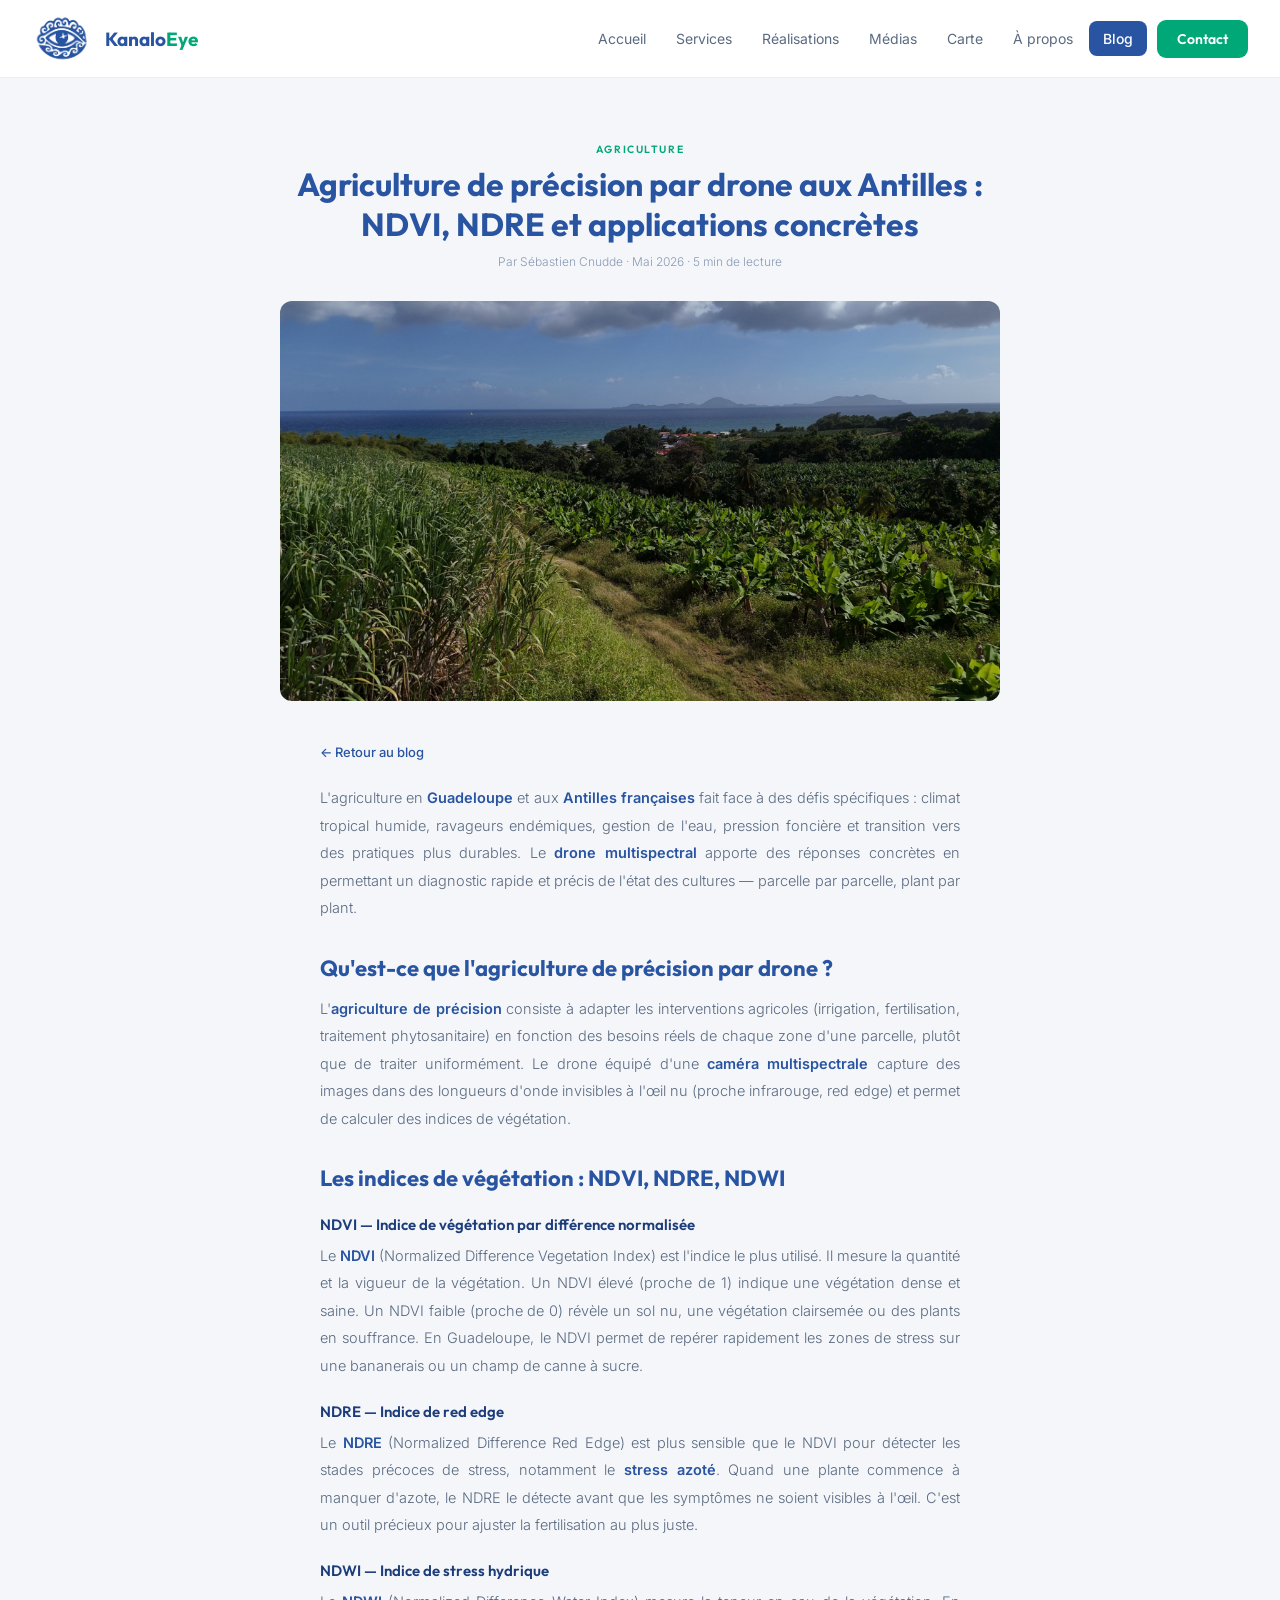
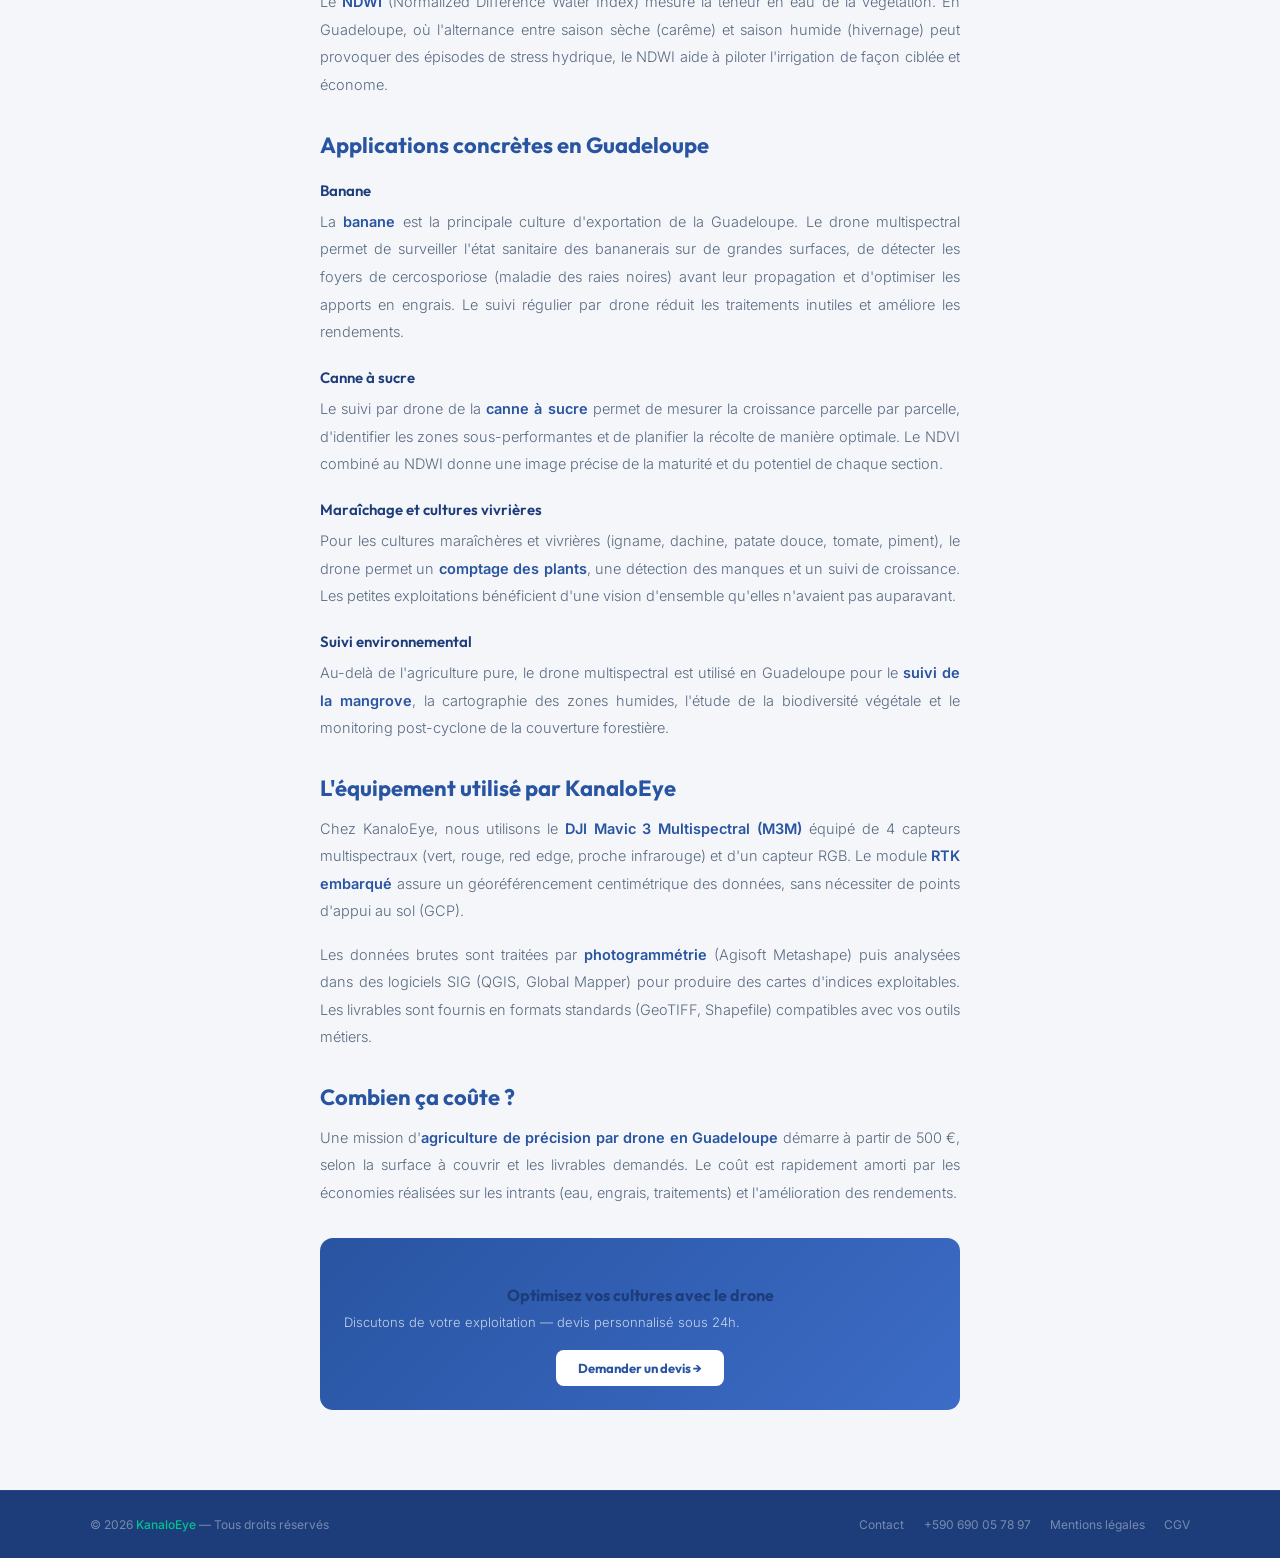
<file: blog-agriculture-precision.html>
<!DOCTYPE html>
<html lang="fr">
<head>
  <meta charset="UTF-8">
  <link rel="icon" type="image/png" sizes="32x32" href="favicon-32x32.png">
  <link rel="icon" type="image/png" sizes="16x16" href="favicon-16x16.png">
  <link rel="apple-touch-icon" sizes="180x180" href="apple-touch-icon.png">
  <link rel="icon" href="favicon.ico">
  <meta name="viewport" content="width=device-width, initial-scale=1.0">
  <title>Agriculture de précision par drone aux Antilles : NDVI, NDRE et applications | KanaloEye</title>
  <meta name="description" content="Comment le drone multispectral aide les agriculteurs en Guadeloupe et aux Antilles. Indices NDVI, NDRE, NDWI, détection du stress hydrique, optimisation des intrants. Guide pratique.">
  <link rel="canonical" href="https://www.kanaloeye.fr/blog-agriculture-precision.html">
  <meta property="og:title" content="Agriculture de précision par drone aux Antilles — KanaloEye">
  <meta property="og:description" content="Drone multispectral et agriculture en Guadeloupe : NDVI, NDRE, détection du stress, optimisation des cultures.">
  <meta property="og:type" content="article">
  <meta property="og:url" content="https://www.kanaloeye.fr/blog-agriculture-precision.html">
  <meta property="og:locale" content="fr_FR">
  <meta property="og:image" content="https://www.kanaloeye.fr/Images_site/IMG_agriculture.webp">
  <script type="application/ld+json">
  {
    "@context": "https://schema.org",
    "@type": "Article",
    "headline": "Agriculture de précision par drone aux Antilles : NDVI, NDRE et applications concrètes",
    "author": {"@type": "Person", "name": "Sébastien Cnudde"},
    "publisher": {"@type": "Organization", "name": "KanaloEye"},
    "datePublished": "2026-05-04",
    "description": "Comment le drone multispectral aide les agriculteurs en Guadeloupe.",
    "image": "https://www.kanaloeye.fr/Images_site/IMG_agriculture.webp"
  }
  </script>
  <link rel="preconnect" href="https://fonts.googleapis.com">
  <link href="https://fonts.googleapis.com/css2?family=Outfit:wght@300;400;500;600;700;800&family=Inter:ital,wght@0,300;0,400;0,500;1,300&display=swap" rel="stylesheet">
  <link rel="stylesheet" href="style.css?v=10">
</head>
<body>

<nav>
  <a class="logo" href="index.html">
    <img src="Images_site/logo.webp" alt="KanaloEye — Drone professionnel Guadeloupe">
    <div class="logo-text">Kanalo<span>Eye</span></div>
  </a>
  <div class="nav-links" id="nav-links">
    <a class="nav-link" href="index.html">Accueil</a>
    <a class="nav-link" href="services.html">Services</a>
    <a class="nav-link" href="realisations.html">Réalisations</a>
    <a class="nav-link" href="medias.html">Médias</a>
    <a class="nav-link" href="carte.html">Carte</a>
    <a class="nav-link" href="a-propos.html">À propos</a>
    <a class="nav-link active" href="blog.html">Blog</a>
    <a class="nav-cta" href="contact.html">Contact</a>
  </div>
  <button class="nav-hamburger" id="hamburger" onclick="toggleMenu()" aria-label="Menu">
    <span></span><span></span><span></span>
  </button>
</nav>

<main class="page-content">
  <div class="article-hero">
    <div class="article-cat">Agriculture</div>
    <h1>Agriculture de précision par drone aux Antilles : NDVI, NDRE et applications concrètes</h1>
    <div class="article-meta">Par Sébastien Cnudde · Mai 2026 · 5 min de lecture</div>
  </div>

  <div class="article-cover">
    <img loading="lazy" src="Images_site/IMG_agriculture.webp" alt="Drone multispectral survolant des cultures en Guadeloupe pour analyse NDVI">
  </div>

  <article class="article-content">
    <a class="article-back" href="blog.html">← Retour au blog</a>

    <p>L'agriculture en <strong>Guadeloupe</strong> et aux <strong>Antilles françaises</strong> fait face à des défis spécifiques : climat tropical humide, ravageurs endémiques, gestion de l'eau, pression foncière et transition vers des pratiques plus durables. Le <strong>drone multispectral</strong> apporte des réponses concrètes en permettant un diagnostic rapide et précis de l'état des cultures — parcelle par parcelle, plant par plant.</p>

    <h2>Qu'est-ce que l'agriculture de précision par drone ?</h2>

    <p>L'<strong>agriculture de précision</strong> consiste à adapter les interventions agricoles (irrigation, fertilisation, traitement phytosanitaire) en fonction des besoins réels de chaque zone d'une parcelle, plutôt que de traiter uniformément. Le drone équipé d'une <strong>caméra multispectrale</strong> capture des images dans des longueurs d'onde invisibles à l'œil nu (proche infrarouge, red edge) et permet de calculer des indices de végétation.</p>

    <h2>Les indices de végétation : NDVI, NDRE, NDWI</h2>

    <h3>NDVI — Indice de végétation par différence normalisée</h3>
    <p>Le <strong>NDVI</strong> (Normalized Difference Vegetation Index) est l'indice le plus utilisé. Il mesure la quantité et la vigueur de la végétation. Un NDVI élevé (proche de 1) indique une végétation dense et saine. Un NDVI faible (proche de 0) révèle un sol nu, une végétation clairsemée ou des plants en souffrance. En Guadeloupe, le NDVI permet de repérer rapidement les zones de stress sur une bananerais ou un champ de canne à sucre.</p>

    <h3>NDRE — Indice de red edge</h3>
    <p>Le <strong>NDRE</strong> (Normalized Difference Red Edge) est plus sensible que le NDVI pour détecter les stades précoces de stress, notamment le <strong>stress azoté</strong>. Quand une plante commence à manquer d'azote, le NDRE le détecte avant que les symptômes ne soient visibles à l'œil. C'est un outil précieux pour ajuster la fertilisation au plus juste.</p>

    <h3>NDWI — Indice de stress hydrique</h3>
    <p>Le <strong>NDWI</strong> (Normalized Difference Water Index) mesure la teneur en eau de la végétation. En Guadeloupe, où l'alternance entre saison sèche (carême) et saison humide (hivernage) peut provoquer des épisodes de stress hydrique, le NDWI aide à piloter l'irrigation de façon ciblée et économe.</p>

    <h2>Applications concrètes en Guadeloupe</h2>

    <h3>Banane</h3>
    <p>La <strong>banane</strong> est la principale culture d'exportation de la Guadeloupe. Le drone multispectral permet de surveiller l'état sanitaire des bananerais sur de grandes surfaces, de détecter les foyers de cercosporiose (maladie des raies noires) avant leur propagation et d'optimiser les apports en engrais. Le suivi régulier par drone réduit les traitements inutiles et améliore les rendements.</p>

    <h3>Canne à sucre</h3>
    <p>Le suivi par drone de la <strong>canne à sucre</strong> permet de mesurer la croissance parcelle par parcelle, d'identifier les zones sous-performantes et de planifier la récolte de manière optimale. Le NDVI combiné au NDWI donne une image précise de la maturité et du potentiel de chaque section.</p>

    <h3>Maraîchage et cultures vivrières</h3>
    <p>Pour les cultures maraîchères et vivrières (igname, dachine, patate douce, tomate, piment), le drone permet un <strong>comptage des plants</strong>, une détection des manques et un suivi de croissance. Les petites exploitations bénéficient d'une vision d'ensemble qu'elles n'avaient pas auparavant.</p>

    <h3>Suivi environnemental</h3>
    <p>Au-delà de l'agriculture pure, le drone multispectral est utilisé en Guadeloupe pour le <strong>suivi de la mangrove</strong>, la cartographie des zones humides, l'étude de la biodiversité végétale et le monitoring post-cyclone de la couverture forestière.</p>

    <h2>L'équipement utilisé par KanaloEye</h2>

    <p>Chez KanaloEye, nous utilisons le <strong>DJI Mavic 3 Multispectral (M3M)</strong> équipé de 4 capteurs multispectraux (vert, rouge, red edge, proche infrarouge) et d'un capteur RGB. Le module <strong>RTK embarqué</strong> assure un géoréférencement centimétrique des données, sans nécessiter de points d'appui au sol (GCP).</p>

    <p>Les données brutes sont traitées par <strong>photogrammétrie</strong> (Agisoft Metashape) puis analysées dans des logiciels SIG (QGIS, Global Mapper) pour produire des cartes d'indices exploitables. Les livrables sont fournis en formats standards (GeoTIFF, Shapefile) compatibles avec vos outils métiers.</p>

    <h2>Combien ça coûte ?</h2>

    <p>Une mission d'<strong>agriculture de précision par drone en Guadeloupe</strong> démarre à partir de 500 €, selon la surface à couvrir et les livrables demandés. Le coût est rapidement amorti par les économies réalisées sur les intrants (eau, engrais, traitements) et l'amélioration des rendements.</p>

    <div class="article-cta">
      <h3>Optimisez vos cultures avec le drone</h3>
      <p>Discutons de votre exploitation — devis personnalisé sous 24h.</p>
      <a href="contact.html">Demander un devis →</a>
    </div>
  </article>
</main>

<footer>
  <div class="footer-inner">
    <div>© 2026 <span>KanaloEye</span> — Tous droits réservés</div>
    <div class="footer-links">
      <a href="contact.html">Contact</a>
      <a href="tel:+590690057897">+590 690 05 78 97</a>
        <a href="mentions-legales.html">Mentions légales</a>
        <a href="cgv.html">CGV</a>
    </div>
  </div>
</footer>

<script>function toggleMenu(){document.getElementById('nav-links').classList.toggle('open');document.getElementById('hamburger').classList.toggle('open');}</script>
</body>
</html>
</file>
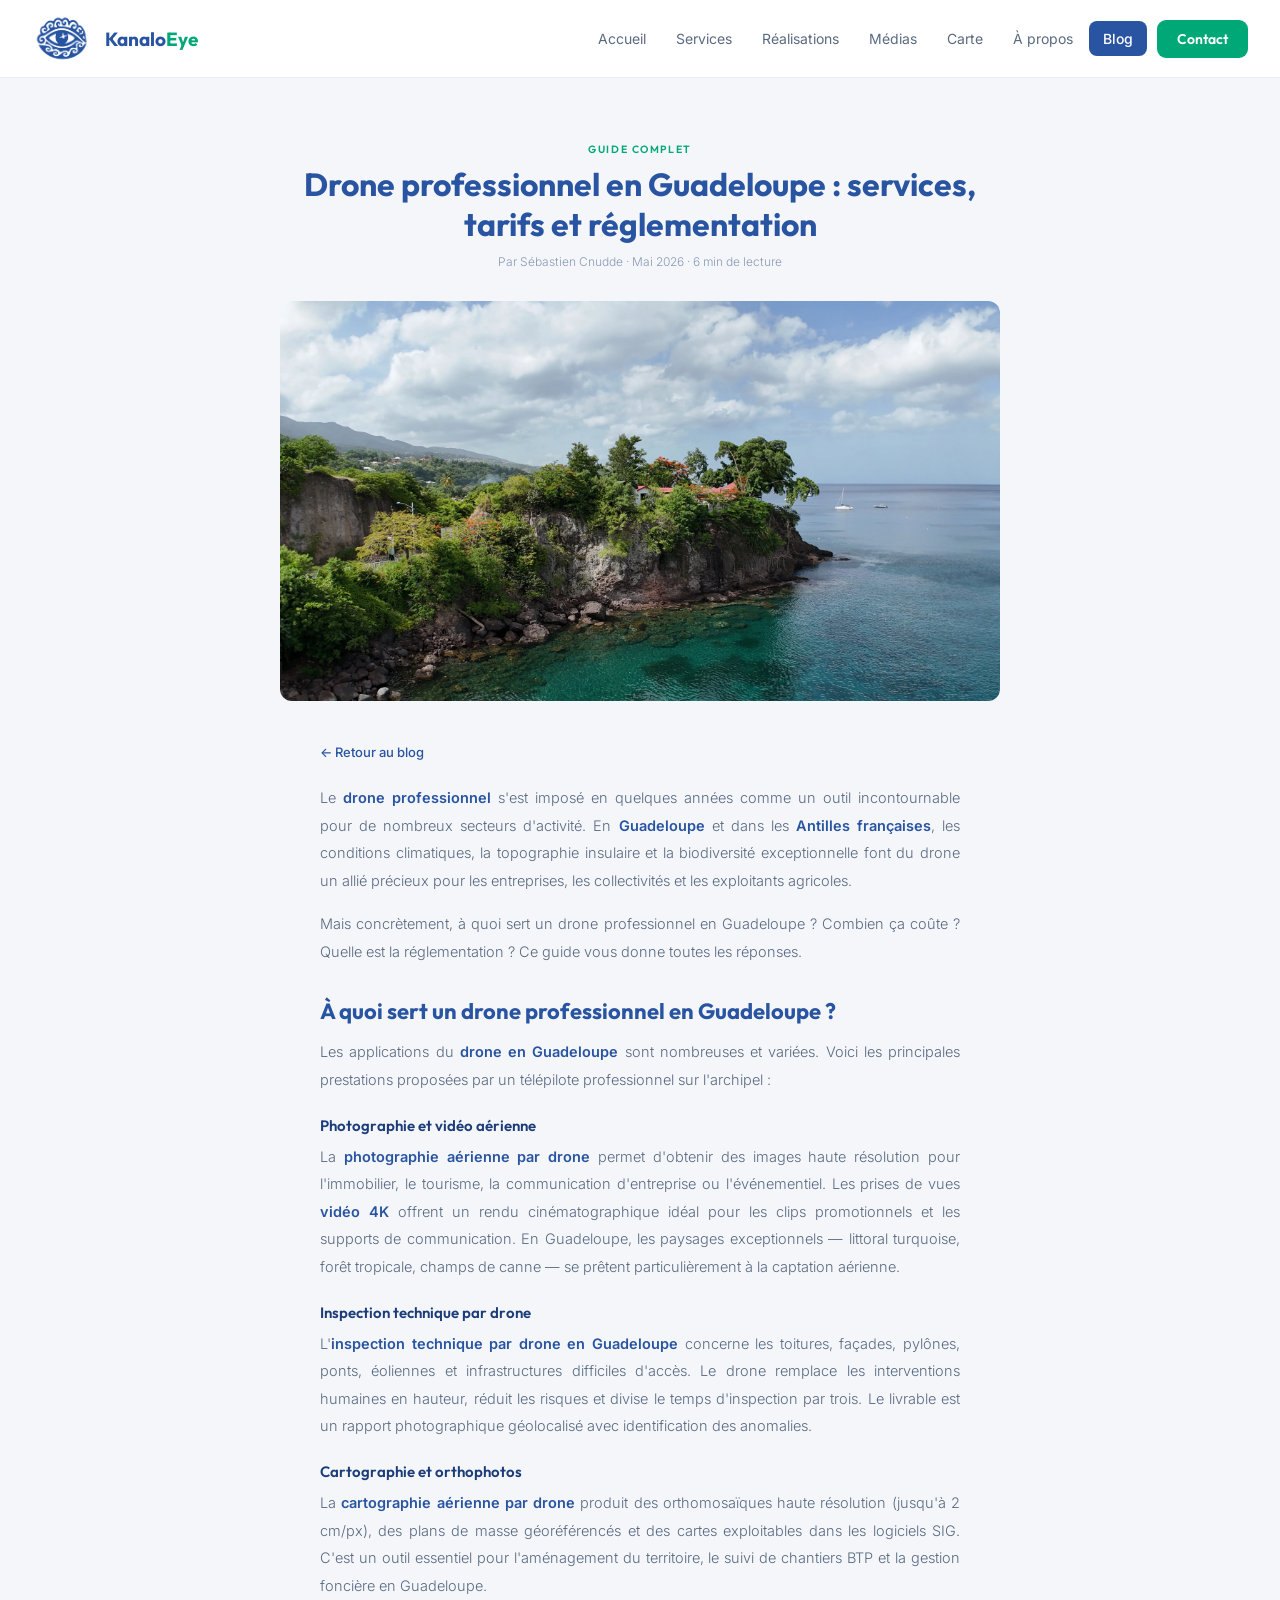
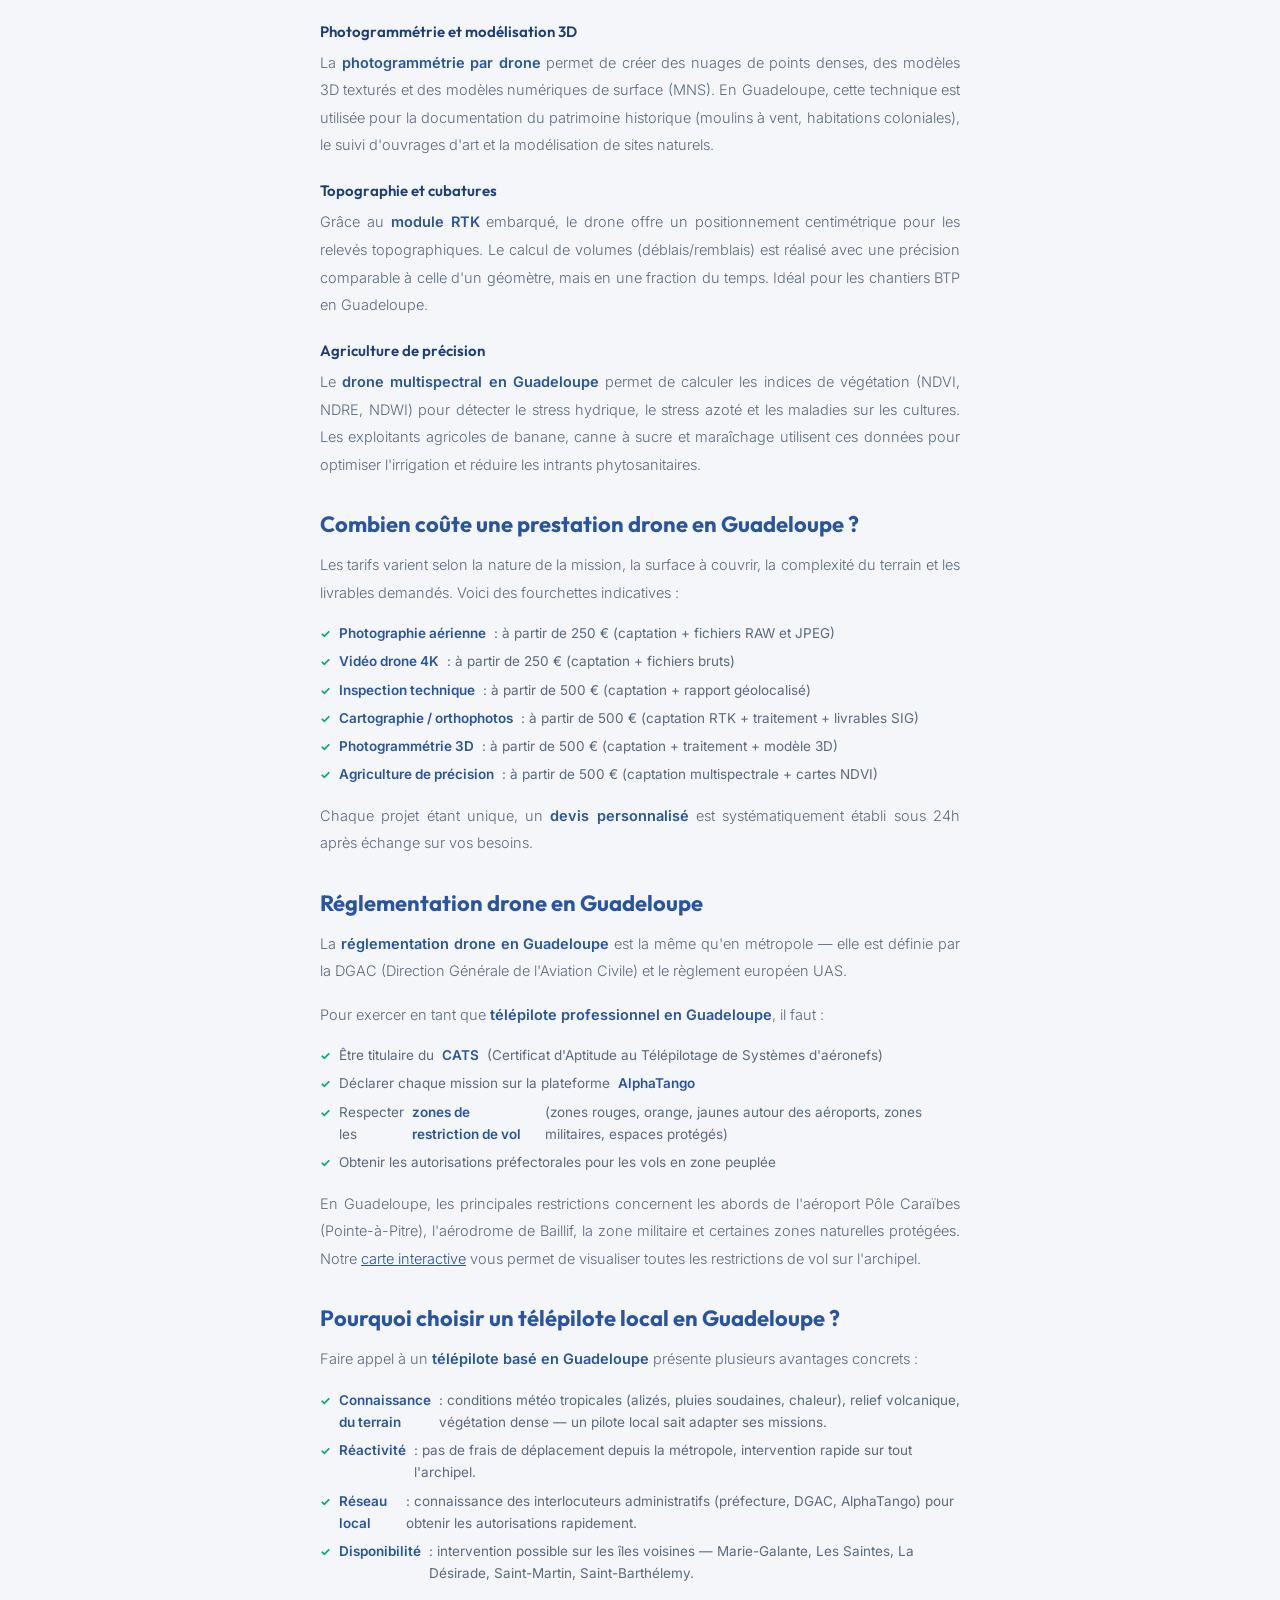
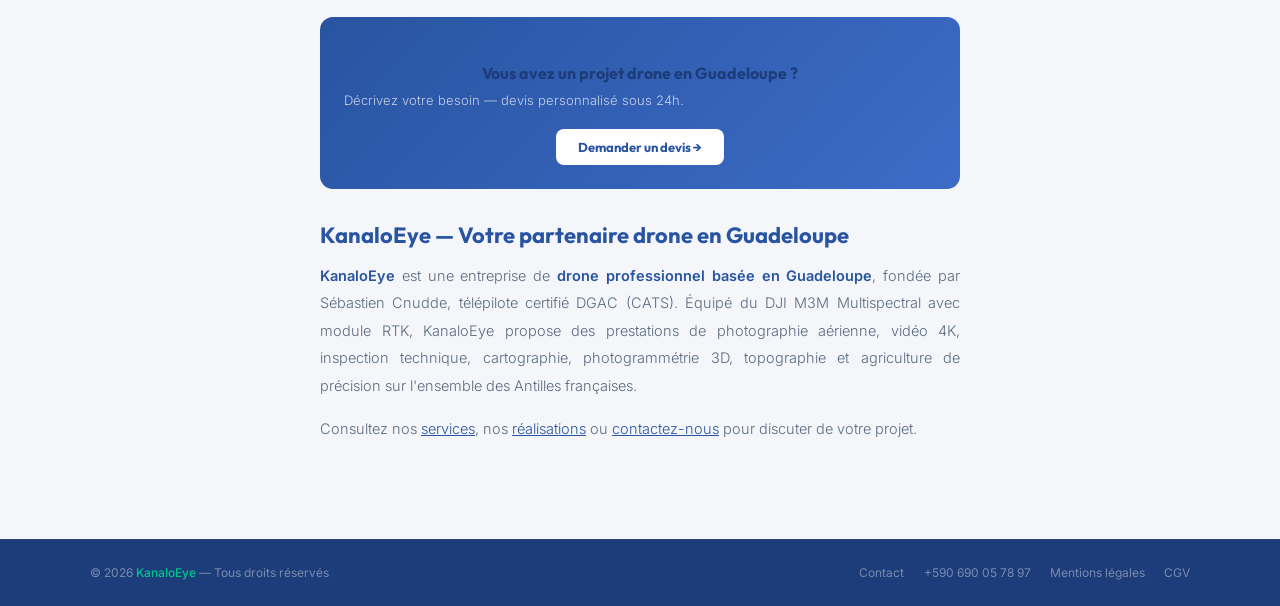
<file: blog-drone-guadeloupe.html>
<!DOCTYPE html>
<html lang="fr">
<head>
  <meta charset="UTF-8">
  <link rel="icon" type="image/png" sizes="32x32" href="favicon-32x32.png">
  <link rel="icon" type="image/png" sizes="16x16" href="favicon-16x16.png">
  <link rel="apple-touch-icon" sizes="180x180" href="apple-touch-icon.png">
  <link rel="icon" href="favicon.ico">
  <meta name="viewport" content="width=device-width, initial-scale=1.0">
  <title>Drone professionnel en Guadeloupe : services, tarifs et réglementation | KanaloEye</title>
  <meta name="description" content="Guide complet sur le drone professionnel en Guadeloupe : services disponibles (photo, vidéo, inspection, cartographie), tarifs indicatifs, réglementation DGAC et zones de vol aux Antilles françaises.">
  <link rel="canonical" href="https://www.kanaloeye.fr/blog-drone-guadeloupe.html">
  <meta property="og:title" content="Drone professionnel en Guadeloupe : services, tarifs et réglementation">
  <meta property="og:description" content="Guide complet sur le drone professionnel en Guadeloupe. Services, tarifs, réglementation DGAC et zones de vol.">
  <meta property="og:type" content="article">
  <meta property="og:url" content="https://www.kanaloeye.fr/blog-drone-guadeloupe.html">
  <meta property="og:locale" content="fr_FR">
  <meta property="og:image" content="https://www.kanaloeye.fr/Images_site/IMG_Littoral.webp">
  <script type="application/ld+json">
  {
    "@context": "https://schema.org",
    "@type": "Article",
    "headline": "Drone professionnel en Guadeloupe : services, tarifs et réglementation",
    "author": {"@type": "Person", "name": "Sébastien Cnudde"},
    "publisher": {"@type": "Organization", "name": "KanaloEye"},
    "datePublished": "2026-05-04",
    "description": "Guide complet sur le drone professionnel en Guadeloupe.",
    "image": "https://www.kanaloeye.fr/Images_site/IMG_Littoral.webp"
  }
  </script>
  <link rel="preconnect" href="https://fonts.googleapis.com">
  <link href="https://fonts.googleapis.com/css2?family=Outfit:wght@300;400;500;600;700;800&family=Inter:ital,wght@0,300;0,400;0,500;1,300&display=swap" rel="stylesheet">
  <link rel="stylesheet" href="style.css?v=10">
</head>
<body>

<nav>
  <a class="logo" href="index.html">
    <img src="Images_site/logo.webp" alt="KanaloEye — Drone professionnel Guadeloupe">
    <div class="logo-text">Kanalo<span>Eye</span></div>
  </a>
  <div class="nav-links" id="nav-links">
    <a class="nav-link" href="index.html">Accueil</a>
    <a class="nav-link" href="services.html">Services</a>
    <a class="nav-link" href="realisations.html">Réalisations</a>
    <a class="nav-link" href="medias.html">Médias</a>
    <a class="nav-link" href="carte.html">Carte</a>
    <a class="nav-link" href="a-propos.html">À propos</a>
    <a class="nav-link active" href="blog.html">Blog</a>
    <a class="nav-cta" href="contact.html">Contact</a>
  </div>
  <button class="nav-hamburger" id="hamburger" onclick="toggleMenu()" aria-label="Menu">
    <span></span><span></span><span></span>
  </button>
</nav>

<main class="page-content">
  <div class="article-hero">
    <div class="article-cat">Guide complet</div>
    <h1>Drone professionnel en Guadeloupe : services, tarifs et réglementation</h1>
    <div class="article-meta">Par Sébastien Cnudde · Mai 2026 · 6 min de lecture</div>
  </div>

  <div class="article-cover">
    <img loading="lazy" src="Images_site/IMG_Littoral.webp" alt="Vue aérienne du littoral guadeloupéen captée par drone professionnel">
  </div>

  <article class="article-content">
    <a class="article-back" href="blog.html">← Retour au blog</a>

    <p>Le <strong>drone professionnel</strong> s'est imposé en quelques années comme un outil incontournable pour de nombreux secteurs d'activité. En <strong>Guadeloupe</strong> et dans les <strong>Antilles françaises</strong>, les conditions climatiques, la topographie insulaire et la biodiversité exceptionnelle font du drone un allié précieux pour les entreprises, les collectivités et les exploitants agricoles.</p>

    <p>Mais concrètement, à quoi sert un drone professionnel en Guadeloupe ? Combien ça coûte ? Quelle est la réglementation ? Ce guide vous donne toutes les réponses.</p>

    <h2>À quoi sert un drone professionnel en Guadeloupe ?</h2>

    <p>Les applications du <strong>drone en Guadeloupe</strong> sont nombreuses et variées. Voici les principales prestations proposées par un télépilote professionnel sur l'archipel :</p>

    <h3>Photographie et vidéo aérienne</h3>
    <p>La <strong>photographie aérienne par drone</strong> permet d'obtenir des images haute résolution pour l'immobilier, le tourisme, la communication d'entreprise ou l'événementiel. Les prises de vues <strong>vidéo 4K</strong> offrent un rendu cinématographique idéal pour les clips promotionnels et les supports de communication. En Guadeloupe, les paysages exceptionnels — littoral turquoise, forêt tropicale, champs de canne — se prêtent particulièrement à la captation aérienne.</p>

    <h3>Inspection technique par drone</h3>
    <p>L'<strong>inspection technique par drone en Guadeloupe</strong> concerne les toitures, façades, pylônes, ponts, éoliennes et infrastructures difficiles d'accès. Le drone remplace les interventions humaines en hauteur, réduit les risques et divise le temps d'inspection par trois. Le livrable est un rapport photographique géolocalisé avec identification des anomalies.</p>

    <h3>Cartographie et orthophotos</h3>
    <p>La <strong>cartographie aérienne par drone</strong> produit des orthomosaïques haute résolution (jusqu'à 2 cm/px), des plans de masse géoréférencés et des cartes exploitables dans les logiciels SIG. C'est un outil essentiel pour l'aménagement du territoire, le suivi de chantiers BTP et la gestion foncière en Guadeloupe.</p>

    <h3>Photogrammétrie et modélisation 3D</h3>
    <p>La <strong>photogrammétrie par drone</strong> permet de créer des nuages de points denses, des modèles 3D texturés et des modèles numériques de surface (MNS). En Guadeloupe, cette technique est utilisée pour la documentation du patrimoine historique (moulins à vent, habitations coloniales), le suivi d'ouvrages d'art et la modélisation de sites naturels.</p>

    <h3>Topographie et cubatures</h3>
    <p>Grâce au <strong>module RTK</strong> embarqué, le drone offre un positionnement centimétrique pour les relevés topographiques. Le calcul de volumes (déblais/remblais) est réalisé avec une précision comparable à celle d'un géomètre, mais en une fraction du temps. Idéal pour les chantiers BTP en Guadeloupe.</p>

    <h3>Agriculture de précision</h3>
    <p>Le <strong>drone multispectral en Guadeloupe</strong> permet de calculer les indices de végétation (NDVI, NDRE, NDWI) pour détecter le stress hydrique, le stress azoté et les maladies sur les cultures. Les exploitants agricoles de banane, canne à sucre et maraîchage utilisent ces données pour optimiser l'irrigation et réduire les intrants phytosanitaires.</p>

    <h2>Combien coûte une prestation drone en Guadeloupe ?</h2>

    <p>Les tarifs varient selon la nature de la mission, la surface à couvrir, la complexité du terrain et les livrables demandés. Voici des fourchettes indicatives :</p>

    <ul>
      <li><strong>Photographie aérienne</strong> : à partir de 250 € (captation + fichiers RAW et JPEG)</li>
      <li><strong>Vidéo drone 4K</strong> : à partir de 250 € (captation + fichiers bruts)</li>
      <li><strong>Inspection technique</strong> : à partir de 500 € (captation + rapport géolocalisé)</li>
      <li><strong>Cartographie / orthophotos</strong> : à partir de 500 € (captation RTK + traitement + livrables SIG)</li>
      <li><strong>Photogrammétrie 3D</strong> : à partir de 500 € (captation + traitement + modèle 3D)</li>
      <li><strong>Agriculture de précision</strong> : à partir de 500 € (captation multispectrale + cartes NDVI)</li>
    </ul>

    <p>Chaque projet étant unique, un <strong>devis personnalisé</strong> est systématiquement établi sous 24h après échange sur vos besoins.</p>

    <h2>Réglementation drone en Guadeloupe</h2>

    <p>La <strong>réglementation drone en Guadeloupe</strong> est la même qu'en métropole — elle est définie par la DGAC (Direction Générale de l'Aviation Civile) et le règlement européen UAS.</p>

    <p>Pour exercer en tant que <strong>télépilote professionnel en Guadeloupe</strong>, il faut :</p>

    <ul>
      <li>Être titulaire du <strong>CATS</strong> (Certificat d'Aptitude au Télépilotage de Systèmes d'aéronefs)</li>
      <li>Déclarer chaque mission sur la plateforme <strong>AlphaTango</strong></li>
      <li>Respecter les <strong>zones de restriction de vol</strong> (zones rouges, orange, jaunes autour des aéroports, zones militaires, espaces protégés)</li>
      <li>Obtenir les autorisations préfectorales pour les vols en zone peuplée</li>
    </ul>

    <p>En Guadeloupe, les principales restrictions concernent les abords de l'aéroport Pôle Caraïbes (Pointe-à-Pitre), l'aérodrome de Baillif, la zone militaire et certaines zones naturelles protégées. Notre <a href="carte.html" style="color:var(--blue);text-decoration:underline">carte interactive</a> vous permet de visualiser toutes les restrictions de vol sur l'archipel.</p>

    <h2>Pourquoi choisir un télépilote local en Guadeloupe ?</h2>

    <p>Faire appel à un <strong>télépilote basé en Guadeloupe</strong> présente plusieurs avantages concrets :</p>

    <ul>
      <li><strong>Connaissance du terrain</strong> : conditions météo tropicales (alizés, pluies soudaines, chaleur), relief volcanique, végétation dense — un pilote local sait adapter ses missions.</li>
      <li><strong>Réactivité</strong> : pas de frais de déplacement depuis la métropole, intervention rapide sur tout l'archipel.</li>
      <li><strong>Réseau local</strong> : connaissance des interlocuteurs administratifs (préfecture, DGAC, AlphaTango) pour obtenir les autorisations rapidement.</li>
      <li><strong>Disponibilité</strong> : intervention possible sur les îles voisines — Marie-Galante, Les Saintes, La Désirade, Saint-Martin, Saint-Barthélemy.</li>
    </ul>

    <div class="article-cta">
      <h3>Vous avez un projet drone en Guadeloupe ?</h3>
      <p>Décrivez votre besoin — devis personnalisé sous 24h.</p>
      <a href="contact.html">Demander un devis →</a>
    </div>

    <h2>KanaloEye — Votre partenaire drone en Guadeloupe</h2>

    <p><strong>KanaloEye</strong> est une entreprise de <strong>drone professionnel basée en Guadeloupe</strong>, fondée par Sébastien Cnudde, télépilote certifié DGAC (CATS). Équipé du DJI M3M Multispectral avec module RTK, KanaloEye propose des prestations de photographie aérienne, vidéo 4K, inspection technique, cartographie, photogrammétrie 3D, topographie et agriculture de précision sur l'ensemble des Antilles françaises.</p>

    <p>Consultez nos <a href="services.html" style="color:var(--blue);text-decoration:underline">services</a>, nos <a href="realisations.html" style="color:var(--blue);text-decoration:underline">réalisations</a> ou <a href="contact.html" style="color:var(--blue);text-decoration:underline">contactez-nous</a> pour discuter de votre projet.</p>
  </article>
</main>

<footer>
  <div class="footer-inner">
    <div>© 2026 <span>KanaloEye</span> — Tous droits réservés</div>
    <div class="footer-links">
      <a href="contact.html">Contact</a>
      <a href="tel:+590690057897">+590 690 05 78 97</a>
        <a href="mentions-legales.html">Mentions légales</a>
        <a href="cgv.html">CGV</a>
    </div>
  </div>
</footer>

<script>function toggleMenu(){document.getElementById('nav-links').classList.toggle('open');document.getElementById('hamburger').classList.toggle('open');}</script>
</body>
</html>
</file>
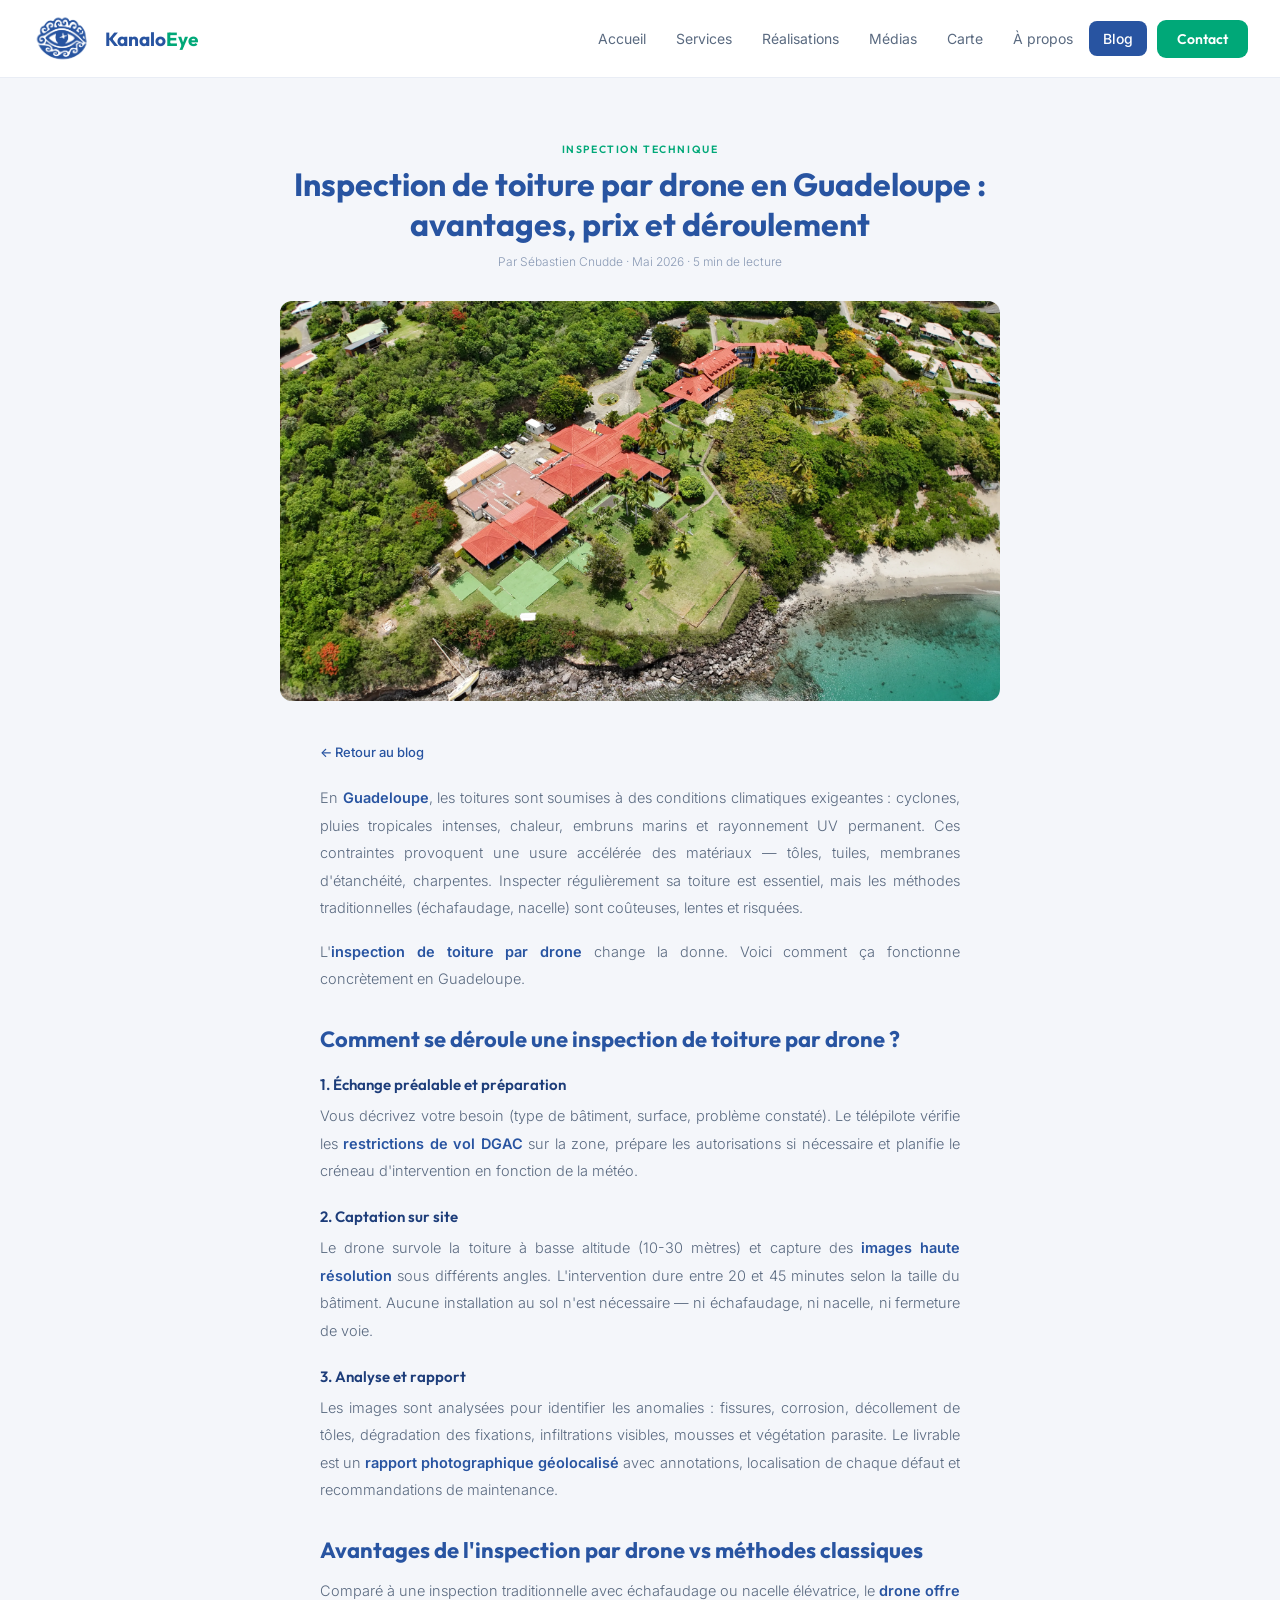
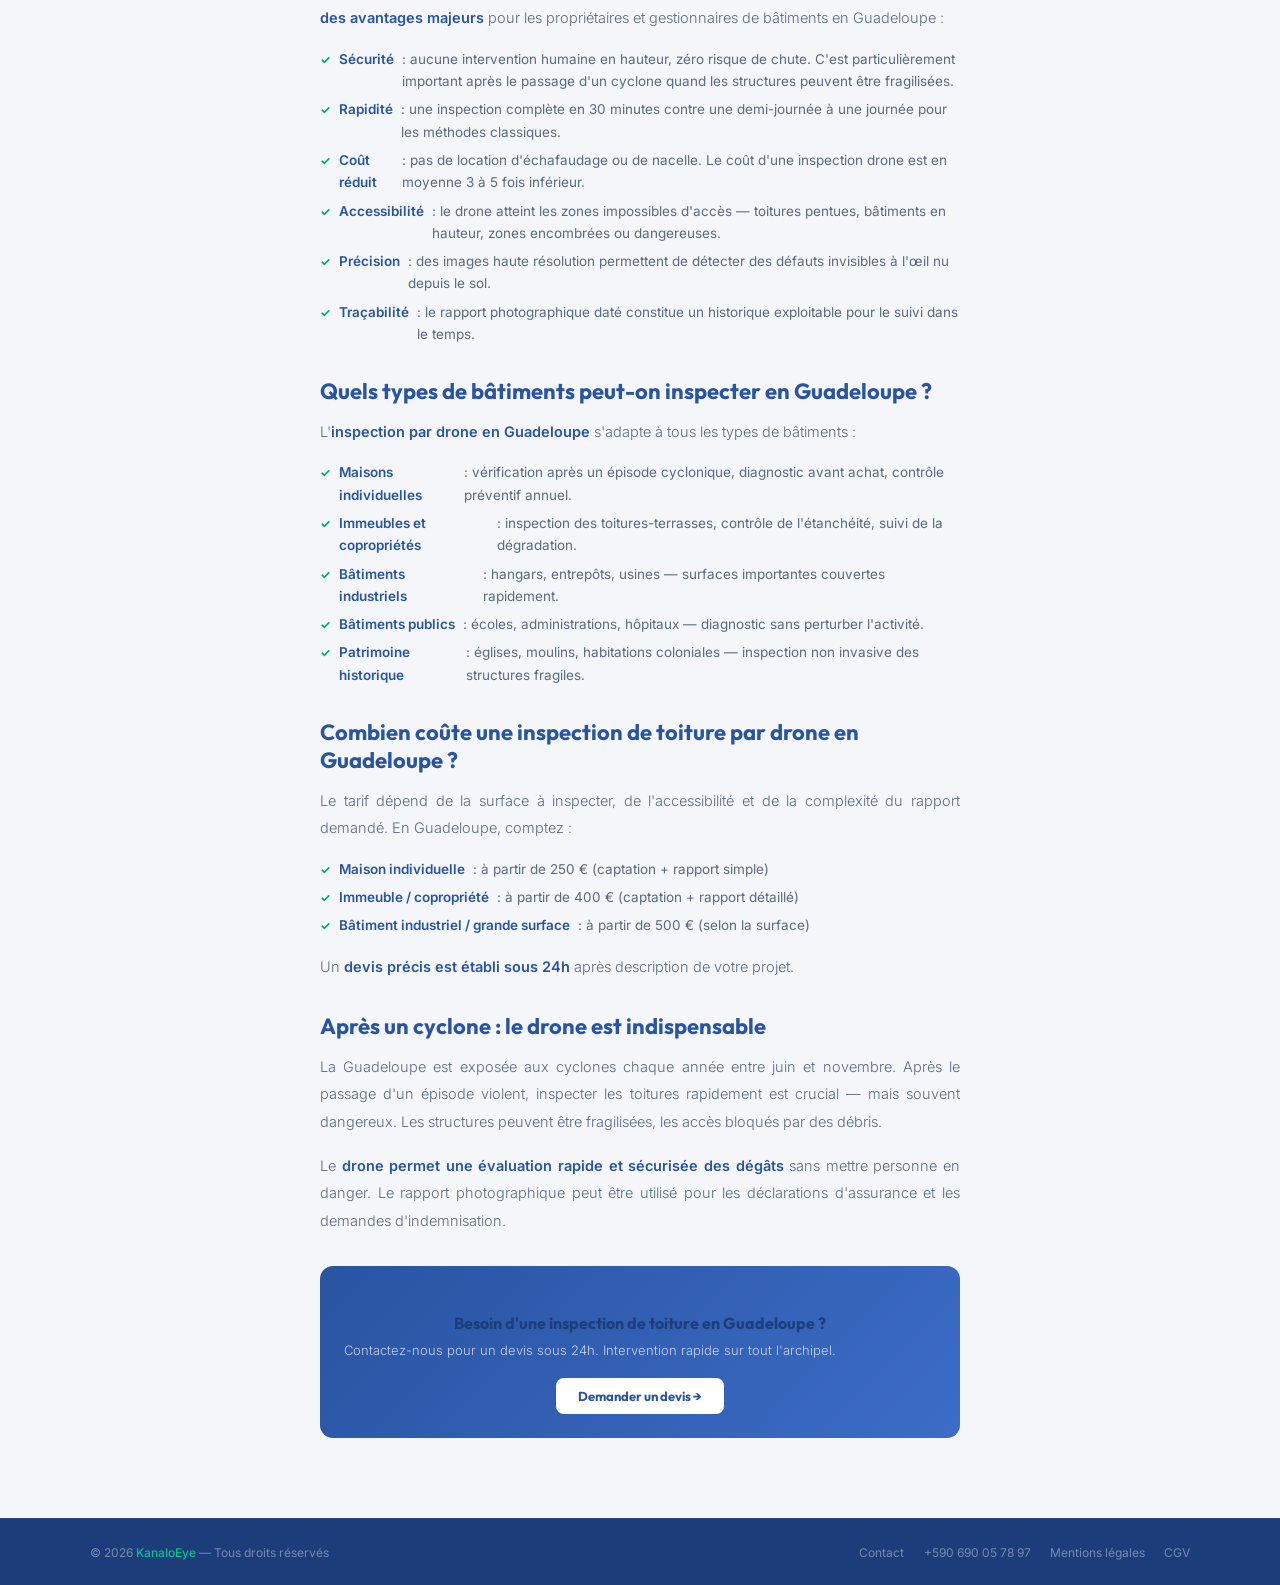
<file: blog-inspection-toiture.html>
<!DOCTYPE html>
<html lang="fr">
<head>
  <meta charset="UTF-8">
  <link rel="icon" type="image/png" sizes="32x32" href="favicon-32x32.png">
  <link rel="icon" type="image/png" sizes="16x16" href="favicon-16x16.png">
  <link rel="apple-touch-icon" sizes="180x180" href="apple-touch-icon.png">
  <link rel="icon" href="favicon.ico">
  <meta name="viewport" content="width=device-width, initial-scale=1.0">
  <title>Inspection de toiture par drone en Guadeloupe : avantages, prix et déroulement | KanaloEye</title>
  <meta name="description" content="Inspection de toiture par drone en Guadeloupe : comment ça fonctionne, quels avantages par rapport aux méthodes classiques, combien ça coûte. Guide pratique par un télépilote certifié DGAC.">
  <link rel="canonical" href="https://www.kanaloeye.fr/blog-inspection-toiture.html">
  <meta property="og:title" content="Inspection de toiture par drone en Guadeloupe — KanaloEye">
  <meta property="og:description" content="Comment fonctionne une inspection de toiture par drone en Guadeloupe ? Avantages, prix et déroulement concret.">
  <meta property="og:type" content="article">
  <meta property="og:url" content="https://www.kanaloeye.fr/blog-inspection-toiture.html">
  <meta property="og:locale" content="fr_FR">
  <meta property="og:image" content="https://www.kanaloeye.fr/Images_site/IMG_construction.webp">
  <script type="application/ld+json">
  {
    "@context": "https://schema.org",
    "@type": "Article",
    "headline": "Inspection de toiture par drone en Guadeloupe : avantages, prix et déroulement",
    "author": {"@type": "Person", "name": "Sébastien Cnudde"},
    "publisher": {"@type": "Organization", "name": "KanaloEye"},
    "datePublished": "2026-05-04",
    "description": "Guide pratique sur l'inspection de toiture par drone en Guadeloupe.",
    "image": "https://www.kanaloeye.fr/Images_site/IMG_construction.webp"
  }
  </script>
  <link rel="preconnect" href="https://fonts.googleapis.com">
  <link href="https://fonts.googleapis.com/css2?family=Outfit:wght@300;400;500;600;700;800&family=Inter:ital,wght@0,300;0,400;0,500;1,300&display=swap" rel="stylesheet">
  <link rel="stylesheet" href="style.css?v=10">
</head>
<body>

<nav>
  <a class="logo" href="index.html">
    <img src="Images_site/logo.webp" alt="KanaloEye — Drone professionnel Guadeloupe">
    <div class="logo-text">Kanalo<span>Eye</span></div>
  </a>
  <div class="nav-links" id="nav-links">
    <a class="nav-link" href="index.html">Accueil</a>
    <a class="nav-link" href="services.html">Services</a>
    <a class="nav-link" href="realisations.html">Réalisations</a>
    <a class="nav-link" href="medias.html">Médias</a>
    <a class="nav-link" href="carte.html">Carte</a>
    <a class="nav-link" href="a-propos.html">À propos</a>
    <a class="nav-link active" href="blog.html">Blog</a>
    <a class="nav-cta" href="contact.html">Contact</a>
  </div>
  <button class="nav-hamburger" id="hamburger" onclick="toggleMenu()" aria-label="Menu">
    <span></span><span></span><span></span>
  </button>
</nav>

<main class="page-content">
  <div class="article-hero">
    <div class="article-cat">Inspection technique</div>
    <h1>Inspection de toiture par drone en Guadeloupe : avantages, prix et déroulement</h1>
    <div class="article-meta">Par Sébastien Cnudde · Mai 2026 · 5 min de lecture</div>
  </div>

  <div class="article-cover">
    <img loading="lazy" src="Images_site/IMG_construction.webp" alt="Inspection par drone d'une toiture en Guadeloupe">
  </div>

  <article class="article-content">
    <a class="article-back" href="blog.html">← Retour au blog</a>

    <p>En <strong>Guadeloupe</strong>, les toitures sont soumises à des conditions climatiques exigeantes : cyclones, pluies tropicales intenses, chaleur, embruns marins et rayonnement UV permanent. Ces contraintes provoquent une usure accélérée des matériaux — tôles, tuiles, membranes d'étanchéité, charpentes. Inspecter régulièrement sa toiture est essentiel, mais les méthodes traditionnelles (échafaudage, nacelle) sont coûteuses, lentes et risquées.</p>

    <p>L'<strong>inspection de toiture par drone</strong> change la donne. Voici comment ça fonctionne concrètement en Guadeloupe.</p>

    <h2>Comment se déroule une inspection de toiture par drone ?</h2>

    <h3>1. Échange préalable et préparation</h3>
    <p>Vous décrivez votre besoin (type de bâtiment, surface, problème constaté). Le télépilote vérifie les <strong>restrictions de vol DGAC</strong> sur la zone, prépare les autorisations si nécessaire et planifie le créneau d'intervention en fonction de la météo.</p>

    <h3>2. Captation sur site</h3>
    <p>Le drone survole la toiture à basse altitude (10-30 mètres) et capture des <strong>images haute résolution</strong> sous différents angles. L'intervention dure entre 20 et 45 minutes selon la taille du bâtiment. Aucune installation au sol n'est nécessaire — ni échafaudage, ni nacelle, ni fermeture de voie.</p>

    <h3>3. Analyse et rapport</h3>
    <p>Les images sont analysées pour identifier les anomalies : fissures, corrosion, décollement de tôles, dégradation des fixations, infiltrations visibles, mousses et végétation parasite. Le livrable est un <strong>rapport photographique géolocalisé</strong> avec annotations, localisation de chaque défaut et recommandations de maintenance.</p>

    <h2>Avantages de l'inspection par drone vs méthodes classiques</h2>

    <p>Comparé à une inspection traditionnelle avec échafaudage ou nacelle élévatrice, le <strong>drone offre des avantages majeurs</strong> pour les propriétaires et gestionnaires de bâtiments en Guadeloupe :</p>

    <ul>
      <li><strong>Sécurité</strong> : aucune intervention humaine en hauteur, zéro risque de chute. C'est particulièrement important après le passage d'un cyclone quand les structures peuvent être fragilisées.</li>
      <li><strong>Rapidité</strong> : une inspection complète en 30 minutes contre une demi-journée à une journée pour les méthodes classiques.</li>
      <li><strong>Coût réduit</strong> : pas de location d'échafaudage ou de nacelle. Le coût d'une inspection drone est en moyenne 3 à 5 fois inférieur.</li>
      <li><strong>Accessibilité</strong> : le drone atteint les zones impossibles d'accès — toitures pentues, bâtiments en hauteur, zones encombrées ou dangereuses.</li>
      <li><strong>Précision</strong> : des images haute résolution permettent de détecter des défauts invisibles à l'œil nu depuis le sol.</li>
      <li><strong>Traçabilité</strong> : le rapport photographique daté constitue un historique exploitable pour le suivi dans le temps.</li>
    </ul>

    <h2>Quels types de bâtiments peut-on inspecter en Guadeloupe ?</h2>

    <p>L'<strong>inspection par drone en Guadeloupe</strong> s'adapte à tous les types de bâtiments :</p>

    <ul>
      <li><strong>Maisons individuelles</strong> : vérification après un épisode cyclonique, diagnostic avant achat, contrôle préventif annuel.</li>
      <li><strong>Immeubles et copropriétés</strong> : inspection des toitures-terrasses, contrôle de l'étanchéité, suivi de la dégradation.</li>
      <li><strong>Bâtiments industriels</strong> : hangars, entrepôts, usines — surfaces importantes couvertes rapidement.</li>
      <li><strong>Bâtiments publics</strong> : écoles, administrations, hôpitaux — diagnostic sans perturber l'activité.</li>
      <li><strong>Patrimoine historique</strong> : églises, moulins, habitations coloniales — inspection non invasive des structures fragiles.</li>
    </ul>

    <h2>Combien coûte une inspection de toiture par drone en Guadeloupe ?</h2>

    <p>Le tarif dépend de la surface à inspecter, de l'accessibilité et de la complexité du rapport demandé. En Guadeloupe, comptez :</p>

    <ul>
      <li><strong>Maison individuelle</strong> : à partir de 250 € (captation + rapport simple)</li>
      <li><strong>Immeuble / copropriété</strong> : à partir de 400 € (captation + rapport détaillé)</li>
      <li><strong>Bâtiment industriel / grande surface</strong> : à partir de 500 € (selon la surface)</li>
    </ul>

    <p>Un <strong>devis précis est établi sous 24h</strong> après description de votre projet.</p>

    <h2>Après un cyclone : le drone est indispensable</h2>

    <p>La Guadeloupe est exposée aux cyclones chaque année entre juin et novembre. Après le passage d'un épisode violent, inspecter les toitures rapidement est crucial — mais souvent dangereux. Les structures peuvent être fragilisées, les accès bloqués par des débris.</p>

    <p>Le <strong>drone permet une évaluation rapide et sécurisée des dégâts</strong> sans mettre personne en danger. Le rapport photographique peut être utilisé pour les déclarations d'assurance et les demandes d'indemnisation.</p>

    <div class="article-cta">
      <h3>Besoin d'une inspection de toiture en Guadeloupe ?</h3>
      <p>Contactez-nous pour un devis sous 24h. Intervention rapide sur tout l'archipel.</p>
      <a href="contact.html">Demander un devis →</a>
    </div>
  </article>
</main>

<footer>
  <div class="footer-inner">
    <div>© 2026 <span>KanaloEye</span> — Tous droits réservés</div>
    <div class="footer-links">
      <a href="contact.html">Contact</a>
      <a href="tel:+590690057897">+590 690 05 78 97</a>
        <a href="mentions-legales.html">Mentions légales</a>
        <a href="cgv.html">CGV</a>
    </div>
  </div>
</footer>

<script>function toggleMenu(){document.getElementById('nav-links').classList.toggle('open');document.getElementById('hamburger').classList.toggle('open');}</script>
</body>
</html>
</file>
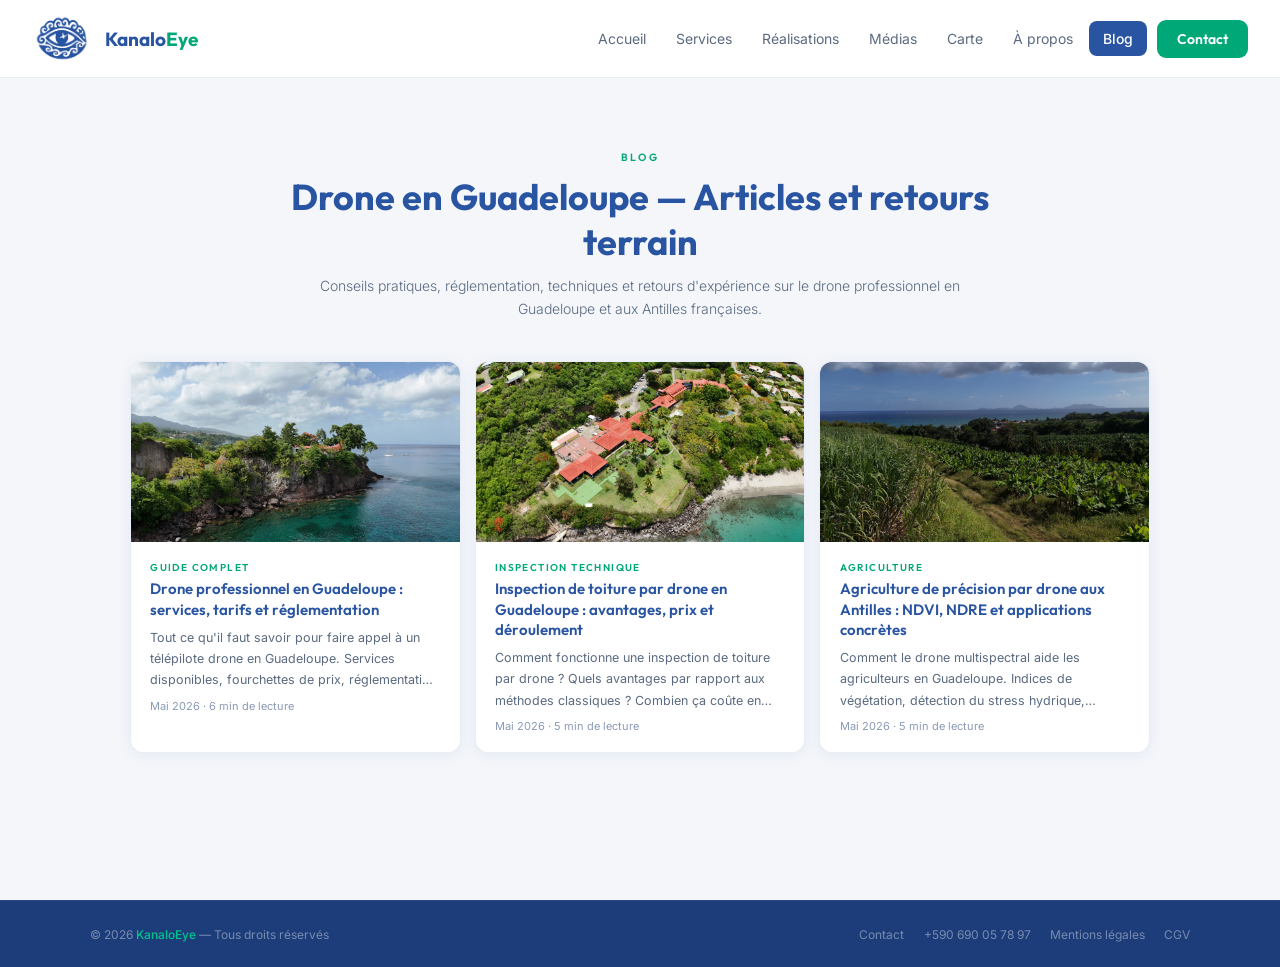
<file: blog.html>
<!DOCTYPE html>
<html lang="fr">
<head>
  <meta charset="UTF-8">
  <link rel="icon" type="image/png" sizes="32x32" href="favicon-32x32.png">
  <link rel="icon" type="image/png" sizes="16x16" href="favicon-16x16.png">
  <link rel="apple-touch-icon" sizes="180x180" href="apple-touch-icon.png">
  <link rel="icon" href="favicon.ico">
  <meta name="google-site-verification" content="NE_klnaRbZww8XMer6TBVppXNCxY0ucArnac3jed-NY" />
  <meta name="google-site-verification" content="mcS9nSsYrBSVXlRXCELRLqhzMtOWS1JSWY0ZsZjMYnc" />
  <meta name="viewport" content="width=device-width, initial-scale=1.0">
  <title>Blog drone Guadeloupe — Conseils, réglementation et retours terrain | KanaloEye</title>
  <meta name="description" content="Articles sur le drone professionnel en Guadeloupe : réglementation DGAC, inspection technique, agriculture de précision, cartographie. Retours terrain et conseils par un télépilote certifié.">
  <link rel="canonical" href="https://www.kanaloeye.fr/blog.html">
  <meta property="og:title" content="Blog drone Guadeloupe — KanaloEye">
  <meta property="og:description" content="Articles et conseils sur le drone professionnel en Guadeloupe par un télépilote certifié DGAC.">
  <meta property="og:type" content="website">
  <meta property="og:url" content="https://www.kanaloeye.fr/blog.html">
  <meta property="og:locale" content="fr_FR">
  <meta property="og:image" content="https://www.kanaloeye.fr/Images_site/IMG_moulin.webp">
  <link rel="preconnect" href="https://fonts.googleapis.com">
  <link href="https://fonts.googleapis.com/css2?family=Outfit:wght@300;400;500;600;700;800&family=Inter:ital,wght@0,300;0,400;0,500;1,300&display=swap" rel="stylesheet">
  <link rel="stylesheet" href="style.css?v=10">
</head>
<body>

<nav>
  <a class="logo" href="index.html">
    <img src="Images_site/logo.webp" alt="KanaloEye — Drone professionnel Guadeloupe">
    <div class="logo-text">Kanalo<span>Eye</span></div>
  </a>
  <div class="nav-links" id="nav-links">
    <a class="nav-link" href="index.html">Accueil</a>
    <a class="nav-link" href="services.html">Services</a>
    <a class="nav-link" href="realisations.html">Réalisations</a>
    <a class="nav-link" href="medias.html">Médias</a>
    <a class="nav-link" href="carte.html">Carte</a>
    <a class="nav-link" href="a-propos.html">À propos</a>
    <a class="nav-link active" aria-current="page" href="blog.html">Blog</a>
    <a class="nav-cta" href="contact.html">Contact</a>
  </div>
  <button class="nav-hamburger" id="hamburger" onclick="toggleMenu()" aria-label="Menu">
    <span></span><span></span><span></span>
  </button>
</nav>

<main class="page-content">
  <div class="blog-hero">
    <div class="section-label" style="justify-content:center;display:flex">Blog</div>
    <h1>Drone en Guadeloupe — Articles et retours terrain</h1>
    <p>Conseils pratiques, réglementation, techniques et retours d'expérience sur le drone professionnel en Guadeloupe et aux Antilles françaises.</p>
  </div>

  <div class="blog-grid">
    <a class="blog-card" href="blog-drone-guadeloupe.html">
      <img loading="lazy" class="blog-card-img" src="Images_site/IMG_Littoral.webp" alt="Drone professionnel survolant le littoral en Guadeloupe">
      <div class="blog-card-body">
        <div class="blog-card-cat">Guide complet</div>
        <div class="blog-card-title">Drone professionnel en Guadeloupe : services, tarifs et réglementation</div>
        <div class="blog-card-excerpt">Tout ce qu'il faut savoir pour faire appel à un télépilote drone en Guadeloupe. Services disponibles, fourchettes de prix, réglementation DGAC et zones de vol aux Antilles.</div>
        <div class="blog-card-meta">Mai 2026 · 6 min de lecture</div>
      </div>
    </a>

    <a class="blog-card" href="blog-inspection-toiture.html">
      <img loading="lazy" class="blog-card-img" src="Images_site/IMG_construction.webp" alt="Inspection de toiture par drone en Guadeloupe">
      <div class="blog-card-body">
        <div class="blog-card-cat">Inspection technique</div>
        <div class="blog-card-title">Inspection de toiture par drone en Guadeloupe : avantages, prix et déroulement</div>
        <div class="blog-card-excerpt">Comment fonctionne une inspection de toiture par drone ? Quels avantages par rapport aux méthodes classiques ? Combien ça coûte en Guadeloupe ? Réponses concrètes.</div>
        <div class="blog-card-meta">Mai 2026 · 5 min de lecture</div>
      </div>
    </a>

    <a class="blog-card" href="blog-agriculture-precision.html">
      <img loading="lazy" class="blog-card-img" src="Images_site/IMG_agriculture.webp" alt="Drone multispectral survolant des cultures en Guadeloupe">
      <div class="blog-card-body">
        <div class="blog-card-cat">Agriculture</div>
        <div class="blog-card-title">Agriculture de précision par drone aux Antilles : NDVI, NDRE et applications concrètes</div>
        <div class="blog-card-excerpt">Comment le drone multispectral aide les agriculteurs en Guadeloupe. Indices de végétation, détection du stress hydrique, optimisation des intrants. Retour terrain.</div>
        <div class="blog-card-meta">Mai 2026 · 5 min de lecture</div>
      </div>
    </a>
  </div>
</main>

<footer>
  <div class="footer-inner">
    <div>© 2026 <span>KanaloEye</span> — Tous droits réservés</div>
    <div class="footer-links">
      <a href="contact.html">Contact</a>
      <a href="tel:+590690057897">+590 690 05 78 97</a>
        <a href="mentions-legales.html">Mentions légales</a>
        <a href="cgv.html">CGV</a>
    </div>
  </div>
</footer>

<script>
function toggleMenu(){document.getElementById('nav-links').classList.toggle('open');document.getElementById('hamburger').classList.toggle('open');}
document.addEventListener('DOMContentLoaded', () => {
  const els = document.querySelectorAll('.blog-card');
  els.forEach((el,i) => { el.classList.add('reveal','reveal-delay-'+(i+1)); });
  const io = new IntersectionObserver(entries=>{entries.forEach(e=>{if(e.isIntersecting){e.target.classList.add('visible');io.unobserve(e.target);}});},{threshold:0.12});
  els.forEach(el=>io.observe(el));
});
</script>
</body>
</html>
</file>
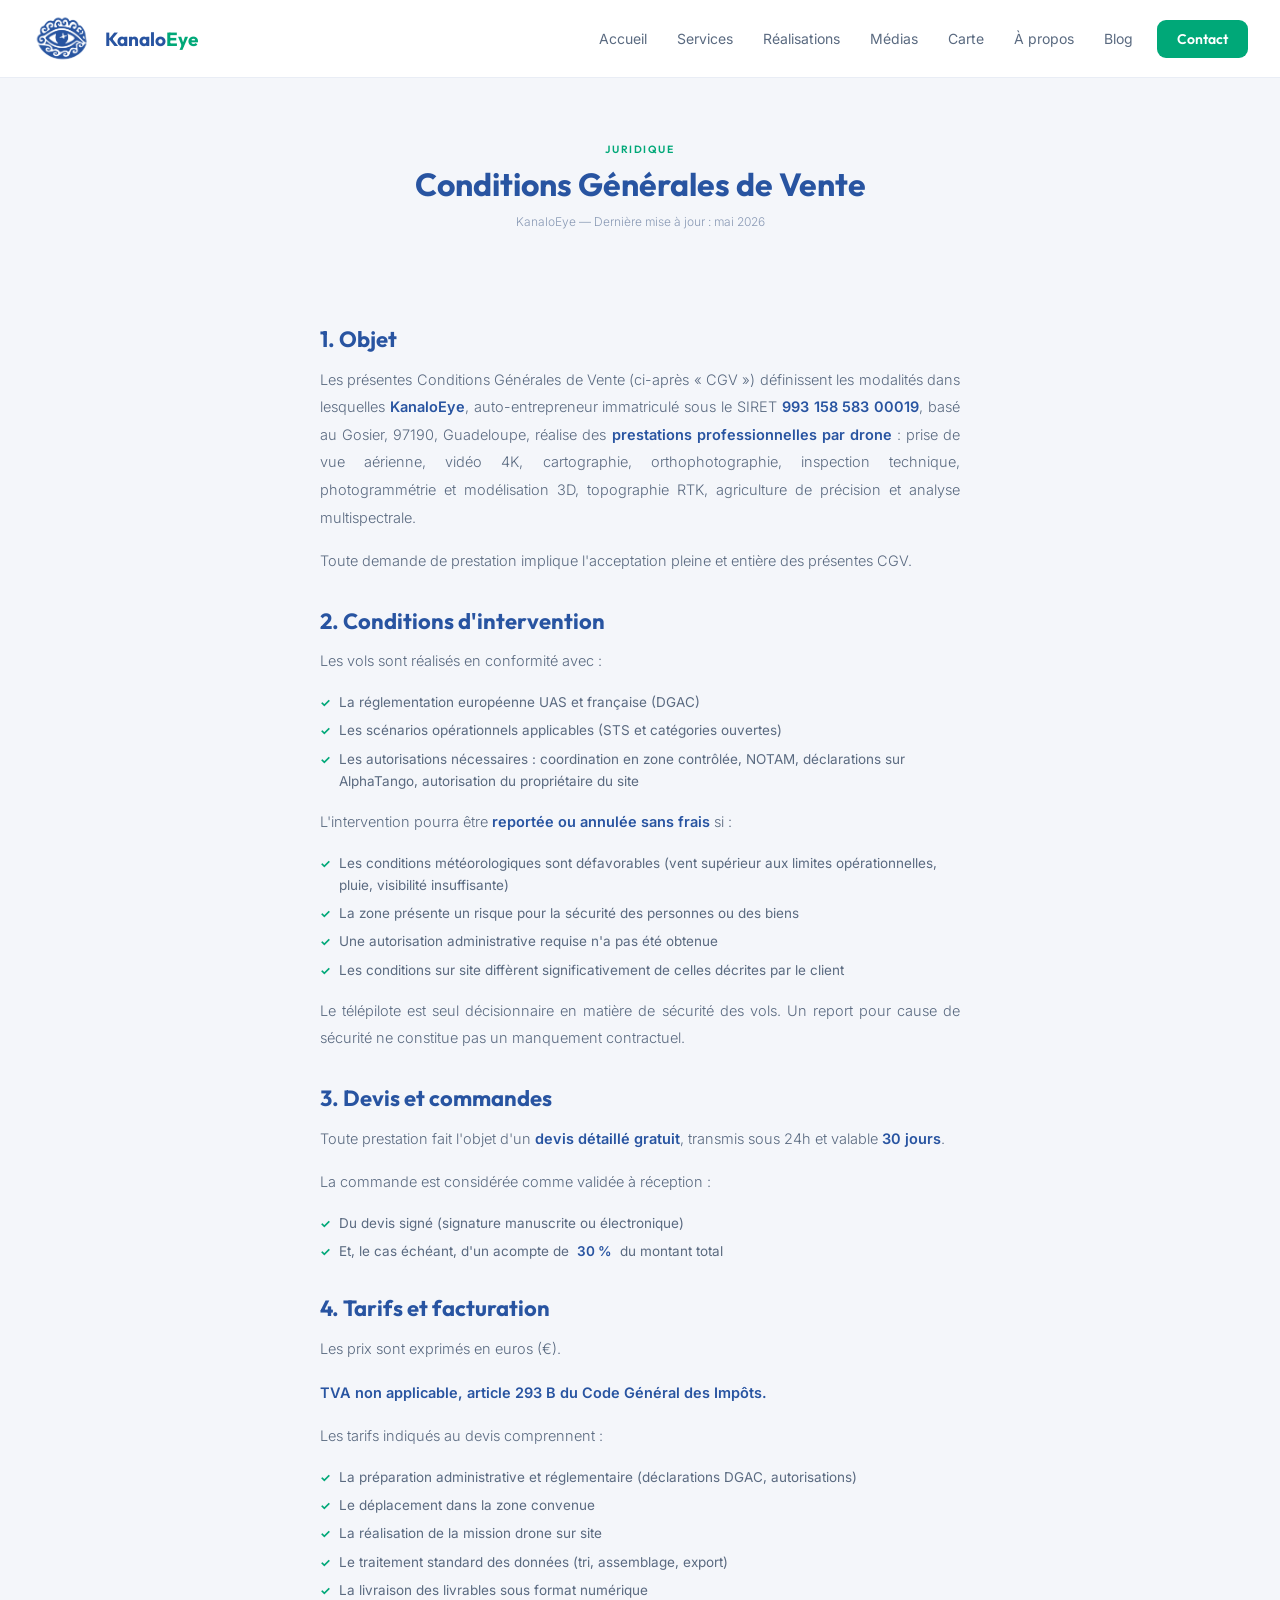
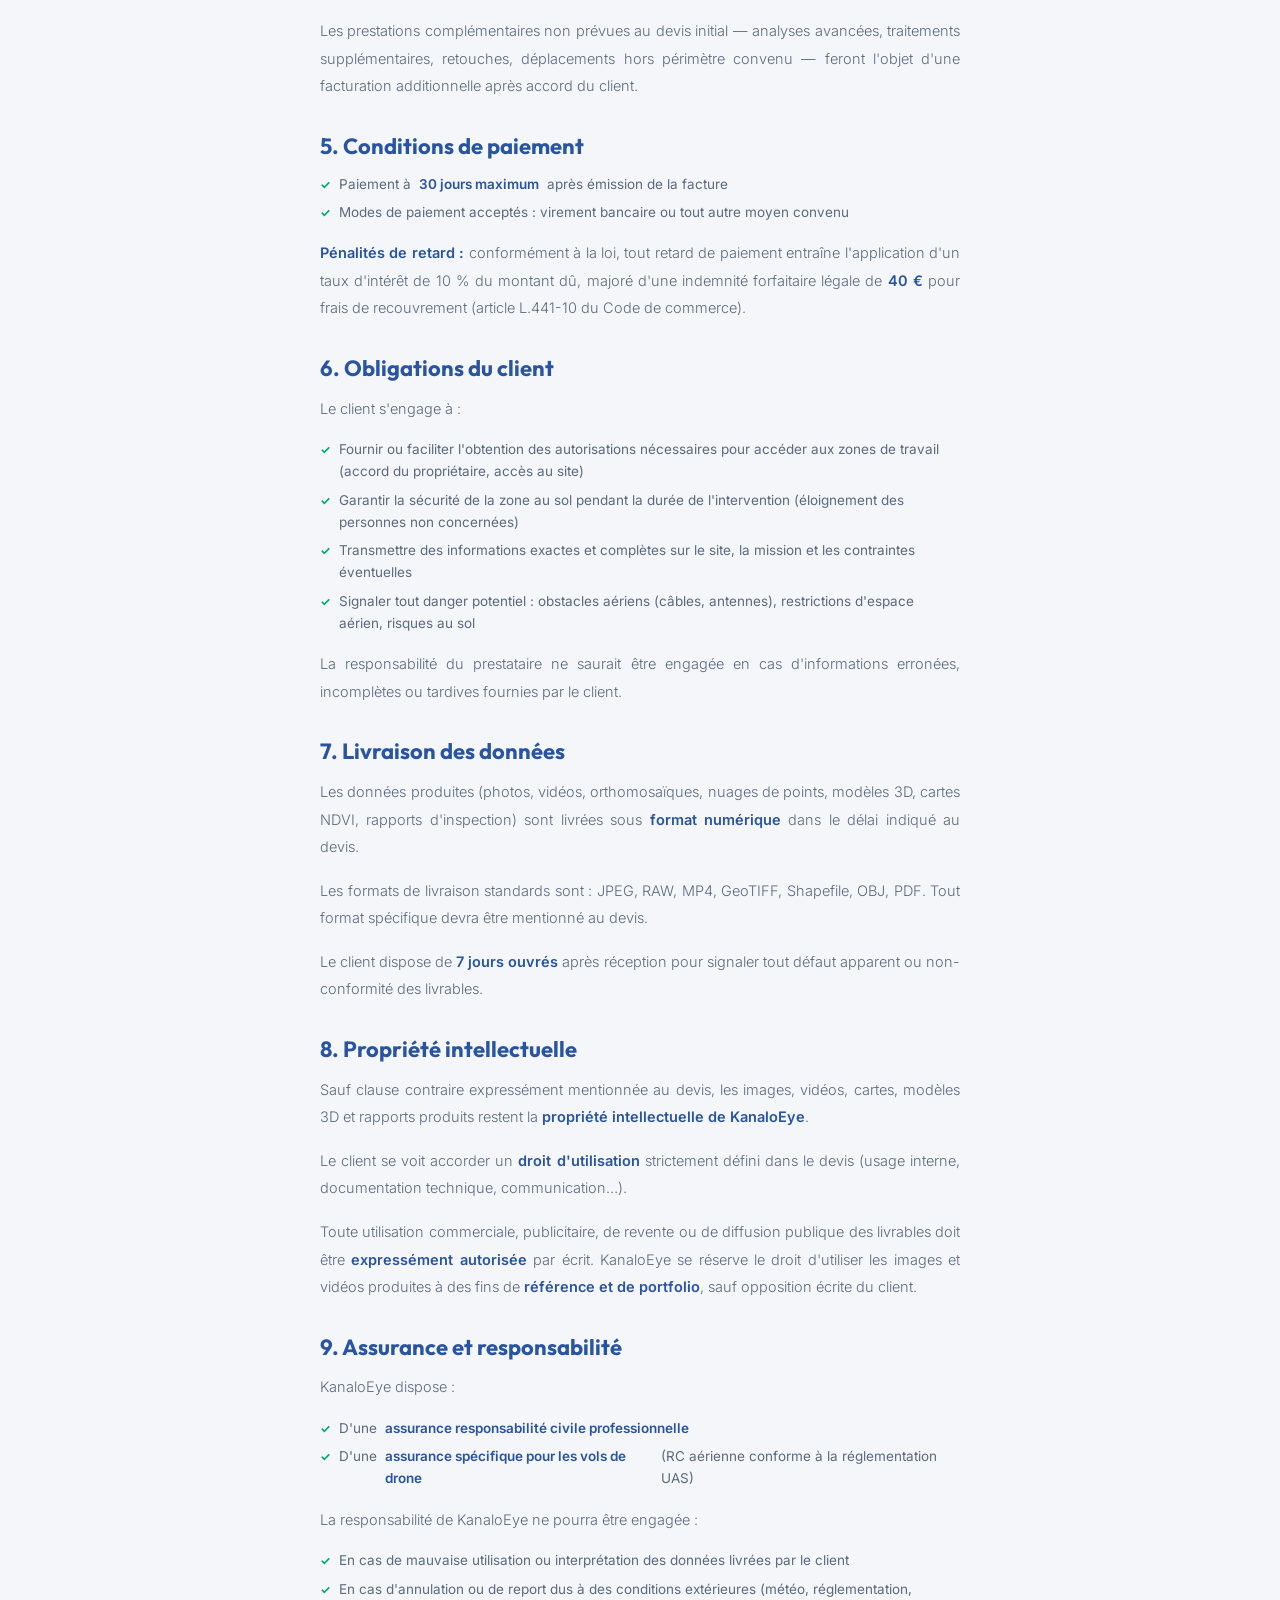
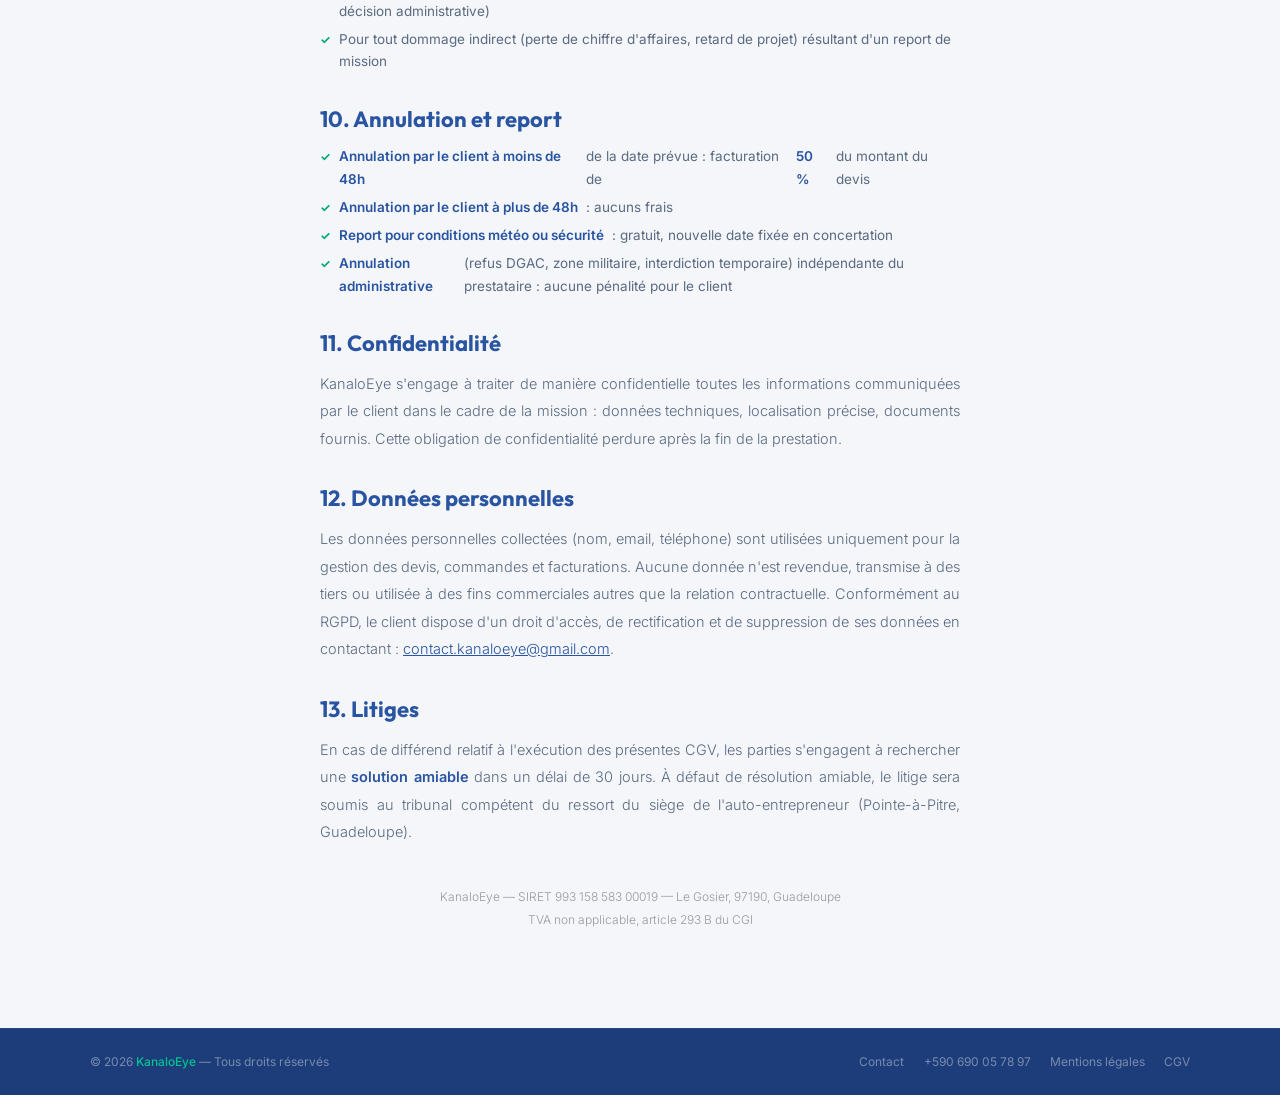
<file: cgv.html>
<!DOCTYPE html>
<html lang="fr">
<head>
  <meta charset="UTF-8">
  <link rel="icon" type="image/png" sizes="32x32" href="favicon-32x32.png">
  <link rel="icon" type="image/png" sizes="16x16" href="favicon-16x16.png">
  <link rel="apple-touch-icon" sizes="180x180" href="apple-touch-icon.png">
  <link rel="icon" href="favicon.ico">
  <meta name="viewport" content="width=device-width, initial-scale=1.0">
  <title>Conditions Générales de Vente — KanaloEye | Drone professionnel Guadeloupe</title>
  <meta name="description" content="Conditions Générales de Vente de KanaloEye, prestations de drone professionnel en Guadeloupe et Antilles françaises.">
  <link rel="canonical" href="https://www.kanaloeye.fr/cgv.html">
  <meta name="robots" content="noindex">
  <link rel="preconnect" href="https://fonts.googleapis.com">
  <link href="https://fonts.googleapis.com/css2?family=Outfit:wght@300;400;500;600;700;800&family=Inter:ital,wght@0,300;0,400;0,500;1,300&display=swap" rel="stylesheet">
  <link rel="stylesheet" href="style.css?v=10">
</head>
<body>

<nav>
  <a class="logo" href="index.html">
    <img src="Images_site/logo.webp" alt="KanaloEye — Drone professionnel Guadeloupe">
    <div class="logo-text">Kanalo<span>Eye</span></div>
  </a>
  <div class="nav-links" id="nav-links">
    <a class="nav-link" href="index.html">Accueil</a>
    <a class="nav-link" href="services.html">Services</a>
    <a class="nav-link" href="realisations.html">Réalisations</a>
    <a class="nav-link" href="medias.html">Médias</a>
    <a class="nav-link" href="carte.html">Carte</a>
    <a class="nav-link" href="a-propos.html">À propos</a>
    <a class="nav-link" href="blog.html">Blog</a>
    <a class="nav-cta" href="contact.html">Contact</a>
  </div>
  <button class="nav-hamburger" id="hamburger" onclick="toggleMenu()" aria-label="Menu">
    <span></span><span></span><span></span>
  </button>
</nav>

<main class="page-content">
  <div class="article-hero" style="padding-bottom:1.5rem">
    <div class="article-cat">Juridique</div>
    <h1>Conditions Générales de Vente</h1>
    <div class="article-meta">KanaloEye — Dernière mise à jour : mai 2026</div>
  </div>

  <article class="article-content">

    <h2>1. Objet</h2>
    <p>Les présentes Conditions Générales de Vente (ci-après « CGV ») définissent les modalités dans lesquelles <strong>KanaloEye</strong>, auto-entrepreneur immatriculé sous le SIRET <strong>993 158 583 00019</strong>, basé au Gosier, 97190, Guadeloupe, réalise des <strong>prestations professionnelles par drone</strong> : prise de vue aérienne, vidéo 4K, cartographie, orthophotographie, inspection technique, photogrammétrie et modélisation 3D, topographie RTK, agriculture de précision et analyse multispectrale.</p>
    <p>Toute demande de prestation implique l'acceptation pleine et entière des présentes CGV.</p>

    <h2>2. Conditions d'intervention</h2>
    <p>Les vols sont réalisés en conformité avec :</p>
    <ul>
      <li>La réglementation européenne UAS et française (DGAC)</li>
      <li>Les scénarios opérationnels applicables (STS et catégories ouvertes)</li>
      <li>Les autorisations nécessaires : coordination en zone contrôlée, NOTAM, déclarations sur AlphaTango, autorisation du propriétaire du site</li>
    </ul>
    <p>L'intervention pourra être <strong>reportée ou annulée sans frais</strong> si :</p>
    <ul>
      <li>Les conditions météorologiques sont défavorables (vent supérieur aux limites opérationnelles, pluie, visibilité insuffisante)</li>
      <li>La zone présente un risque pour la sécurité des personnes ou des biens</li>
      <li>Une autorisation administrative requise n'a pas été obtenue</li>
      <li>Les conditions sur site diffèrent significativement de celles décrites par le client</li>
    </ul>
    <p>Le télépilote est seul décisionnaire en matière de sécurité des vols. Un report pour cause de sécurité ne constitue pas un manquement contractuel.</p>

    <h2>3. Devis et commandes</h2>
    <p>Toute prestation fait l'objet d'un <strong>devis détaillé gratuit</strong>, transmis sous 24h et valable <strong>30 jours</strong>.</p>
    <p>La commande est considérée comme validée à réception :</p>
    <ul>
      <li>Du devis signé (signature manuscrite ou électronique)</li>
      <li>Et, le cas échéant, d'un acompte de <strong>30 %</strong> du montant total</li>
    </ul>

    <h2>4. Tarifs et facturation</h2>
    <p>Les prix sont exprimés en euros (€).</p>
    <p><strong>TVA non applicable, article 293 B du Code Général des Impôts.</strong></p>
    <p>Les tarifs indiqués au devis comprennent :</p>
    <ul>
      <li>La préparation administrative et réglementaire (déclarations DGAC, autorisations)</li>
      <li>Le déplacement dans la zone convenue</li>
      <li>La réalisation de la mission drone sur site</li>
      <li>Le traitement standard des données (tri, assemblage, export)</li>
      <li>La livraison des livrables sous format numérique</li>
    </ul>
    <p>Les prestations complémentaires non prévues au devis initial — analyses avancées, traitements supplémentaires, retouches, déplacements hors périmètre convenu — feront l'objet d'une facturation additionnelle après accord du client.</p>

    <h2>5. Conditions de paiement</h2>
    <ul>
      <li>Paiement à <strong>30 jours maximum</strong> après émission de la facture</li>
      <li>Modes de paiement acceptés : virement bancaire ou tout autre moyen convenu</li>
    </ul>
    <p><strong>Pénalités de retard :</strong> conformément à la loi, tout retard de paiement entraîne l'application d'un taux d'intérêt de 10 % du montant dû, majoré d'une indemnité forfaitaire légale de <strong>40 €</strong> pour frais de recouvrement (article L.441-10 du Code de commerce).</p>

    <h2>6. Obligations du client</h2>
    <p>Le client s'engage à :</p>
    <ul>
      <li>Fournir ou faciliter l'obtention des autorisations nécessaires pour accéder aux zones de travail (accord du propriétaire, accès au site)</li>
      <li>Garantir la sécurité de la zone au sol pendant la durée de l'intervention (éloignement des personnes non concernées)</li>
      <li>Transmettre des informations exactes et complètes sur le site, la mission et les contraintes éventuelles</li>
      <li>Signaler tout danger potentiel : obstacles aériens (câbles, antennes), restrictions d'espace aérien, risques au sol</li>
    </ul>
    <p>La responsabilité du prestataire ne saurait être engagée en cas d'informations erronées, incomplètes ou tardives fournies par le client.</p>

    <h2>7. Livraison des données</h2>
    <p>Les données produites (photos, vidéos, orthomosaïques, nuages de points, modèles 3D, cartes NDVI, rapports d'inspection) sont livrées sous <strong>format numérique</strong> dans le délai indiqué au devis.</p>
    <p>Les formats de livraison standards sont : JPEG, RAW, MP4, GeoTIFF, Shapefile, OBJ, PDF. Tout format spécifique devra être mentionné au devis.</p>
    <p>Le client dispose de <strong>7 jours ouvrés</strong> après réception pour signaler tout défaut apparent ou non-conformité des livrables.</p>

    <h2>8. Propriété intellectuelle</h2>
    <p>Sauf clause contraire expressément mentionnée au devis, les images, vidéos, cartes, modèles 3D et rapports produits restent la <strong>propriété intellectuelle de KanaloEye</strong>.</p>
    <p>Le client se voit accorder un <strong>droit d'utilisation</strong> strictement défini dans le devis (usage interne, documentation technique, communication…).</p>
    <p>Toute utilisation commerciale, publicitaire, de revente ou de diffusion publique des livrables doit être <strong>expressément autorisée</strong> par écrit. KanaloEye se réserve le droit d'utiliser les images et vidéos produites à des fins de <strong>référence et de portfolio</strong>, sauf opposition écrite du client.</p>

    <h2>9. Assurance et responsabilité</h2>
    <p>KanaloEye dispose :</p>
    <ul>
      <li>D'une <strong>assurance responsabilité civile professionnelle</strong></li>
      <li>D'une <strong>assurance spécifique pour les vols de drone</strong> (RC aérienne conforme à la réglementation UAS)</li>
    </ul>
    <p>La responsabilité de KanaloEye ne pourra être engagée :</p>
    <ul>
      <li>En cas de mauvaise utilisation ou interprétation des données livrées par le client</li>
      <li>En cas d'annulation ou de report dus à des conditions extérieures (météo, réglementation, décision administrative)</li>
      <li>Pour tout dommage indirect (perte de chiffre d'affaires, retard de projet) résultant d'un report de mission</li>
    </ul>

    <h2>10. Annulation et report</h2>
    <ul>
      <li><strong>Annulation par le client à moins de 48h</strong> de la date prévue : facturation de <strong>50 %</strong> du montant du devis</li>
      <li><strong>Annulation par le client à plus de 48h</strong> : aucuns frais</li>
      <li><strong>Report pour conditions météo ou sécurité</strong> : gratuit, nouvelle date fixée en concertation</li>
      <li><strong>Annulation administrative</strong> (refus DGAC, zone militaire, interdiction temporaire) indépendante du prestataire : aucune pénalité pour le client</li>
    </ul>

    <h2>11. Confidentialité</h2>
    <p>KanaloEye s'engage à traiter de manière confidentielle toutes les informations communiquées par le client dans le cadre de la mission : données techniques, localisation précise, documents fournis. Cette obligation de confidentialité perdure après la fin de la prestation.</p>

    <h2>12. Données personnelles</h2>
    <p>Les données personnelles collectées (nom, email, téléphone) sont utilisées uniquement pour la gestion des devis, commandes et facturations. Aucune donnée n'est revendue, transmise à des tiers ou utilisée à des fins commerciales autres que la relation contractuelle. Conformément au RGPD, le client dispose d'un droit d'accès, de rectification et de suppression de ses données en contactant : <a href="mailto:contact.kanaloeye@gmail.com" style="color:var(--blue)">contact.kanaloeye@gmail.com</a>.</p>

    <h2>13. Litiges</h2>
    <p>En cas de différend relatif à l'exécution des présentes CGV, les parties s'engagent à rechercher une <strong>solution amiable</strong> dans un délai de 30 jours. À défaut de résolution amiable, le litige sera soumis au tribunal compétent du ressort du siège de l'auto-entrepreneur (Pointe-à-Pitre, Guadeloupe).</p>

    <p style="margin-top:2.5rem;font-size:12px;color:#999;text-align:center">KanaloEye — SIRET 993 158 583 00019 — Le Gosier, 97190, Guadeloupe<br>TVA non applicable, article 293 B du CGI</p>
  </article>
</main>

<footer>
  <div class="footer-inner">
    <div>© 2026 <span>KanaloEye</span> — Tous droits réservés</div>
    <div class="footer-links">
      <a href="contact.html">Contact</a>
      <a href="tel:+590690057897">+590 690 05 78 97</a>
      <a href="mentions-legales.html">Mentions légales</a>
      <a href="cgv.html">CGV</a>
    </div>
  </div>
</footer>

<script>function toggleMenu(){document.getElementById('nav-links').classList.toggle('open');document.getElementById('hamburger').classList.toggle('open');}</script>
</body>
</html>
</file>
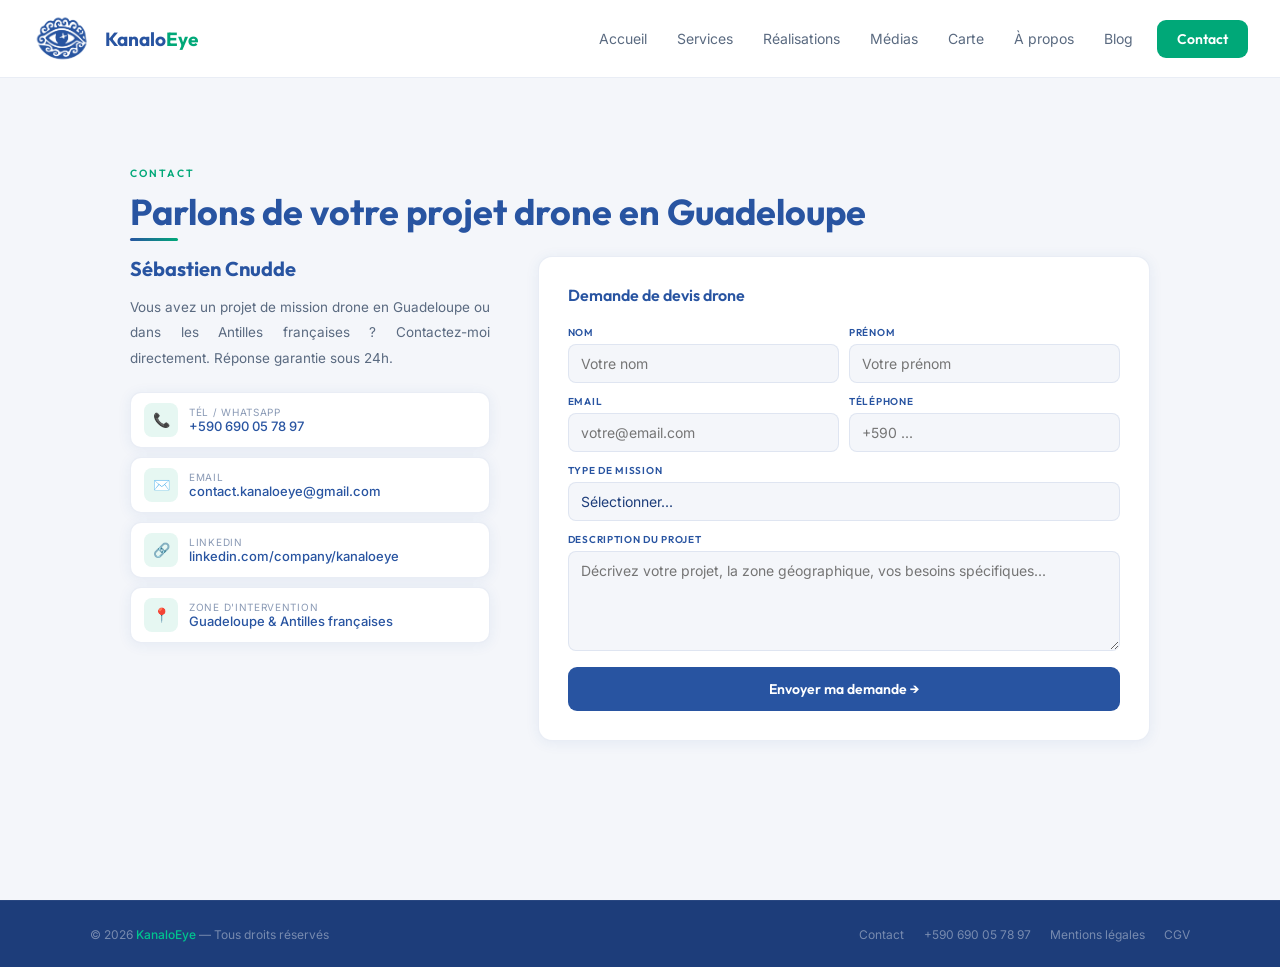
<file: contact.html>
<!DOCTYPE html>
<html lang="fr">
<head>
  <meta charset="UTF-8">
  <link rel="icon" type="image/png" sizes="32x32" href="favicon-32x32.png">
  <link rel="icon" type="image/png" sizes="16x16" href="favicon-16x16.png">
  <link rel="apple-touch-icon" sizes="180x180" href="apple-touch-icon.png">
  <link rel="icon" href="favicon.ico">
  <meta name="viewport" content="width=device-width, initial-scale=1.0">
  <title>Contact — Devis drone professionnel en Guadeloupe | KanaloEye</title>
  <meta name="description" content="Contactez KanaloEye pour un devis de mission drone en Guadeloupe et Antilles françaises. Réponse sous 24h. Tél : +590 690 05 78 97. Télépilote certifié DGAC.">
  <link rel="canonical" href="https://www.kanaloeye.fr/contact.html">
  <meta property="og:title" content="Contactez KanaloEye — Devis drone en Guadeloupe">
  <meta property="og:description" content="Demandez un devis pour votre mission drone en Guadeloupe. Réponse garantie sous 24h.">
  <meta property="og:type" content="website">
  <meta property="og:url" content="https://www.kanaloeye.fr/contact.html">
  <meta property="og:locale" content="fr_FR">
  <meta property="og:image" content="https://www.kanaloeye.fr/Images_site/IMG_moulin.webp">
  <link rel="preconnect" href="https://fonts.googleapis.com">
  <link href="https://fonts.googleapis.com/css2?family=Outfit:wght@300;400;500;600;700;800&family=Inter:ital,wght@0,300;0,400;0,500;1,300&display=swap" rel="stylesheet">
  <link rel="stylesheet" href="style.css?v=10">
</head>
<body>

<nav>
  <a class="logo" href="index.html">
    <img src="Images_site/logo.webp" alt="KanaloEye — Drone professionnel Guadeloupe">
    <div class="logo-text">Kanalo<span>Eye</span></div>
  </a>
  <div class="nav-links" id="nav-links">
    <a class="nav-link" href="index.html">Accueil</a>
    <a class="nav-link" href="services.html">Services</a>
    <a class="nav-link" href="realisations.html">Réalisations</a>
    <a class="nav-link" href="medias.html">Médias</a>
    <a class="nav-link" href="carte.html">Carte</a>
    <a class="nav-link" href="a-propos.html">À propos</a>
    <a class="nav-link" href="blog.html">Blog</a>
    <a class="nav-cta active" aria-current="page" href="contact.html">Contact</a>
  </div>
  <button class="nav-hamburger" id="hamburger" onclick="toggleMenu()" aria-label="Menu">
    <span></span><span></span><span></span>
  </button>
</nav>

<main class="page-content">
  <div class="section">
    <div class="section-label">Contact</div>
    <h1 class="section-title">Parlons de votre projet drone en Guadeloupe</h1>
    <div class="contact-layout">
      <div class="contact-info">
        <h2>Sébastien Cnudde</h2>
        <p>Vous avez un projet de mission drone en Guadeloupe ou dans les Antilles françaises ? Contactez-moi directement. Réponse garantie sous 24h.</p>
        <div class="contact-items">
          <div class="c-item"><div class="c-icon">📞</div><div><div class="c-label">Tél / WhatsApp</div><div class="c-val"><a href="tel:+590690057897" style="color:var(--blue)">+590 690 05 78 97</a></div></div></div>
          <div class="c-item"><div class="c-icon">✉️</div><div><div class="c-label">Email</div><div class="c-val"><a href="mailto:contact.kanaloeye@gmail.com" style="color:var(--blue)">contact.kanaloeye@gmail.com</a></div></div></div>
          <div class="c-item"><div class="c-icon">🔗</div><div><div class="c-label">LinkedIn</div><div class="c-val"><a href="https://www.linkedin.com/company/112090132/admin/dashboard/" target="_blank" style="color:var(--blue)">linkedin.com/company/kanaloeye</a></div></div></div>
          <div class="c-item"><div class="c-icon">📍</div><div><div class="c-label">Zone d'intervention</div><div class="c-val">Guadeloupe & Antilles françaises</div></div></div>
        </div>
      </div>
      <div class="contact-form">
        <div class="form-title">Demande de devis drone</div>
        <form id="contact-form" action="https://formspree.io/f/mpqkoyle" method="POST">
          <div class="form-row">
            <div class="form-group"><label>Nom</label><input type="text" name="nom" placeholder="Votre nom" required></div>
            <div class="form-group"><label>Prénom</label><input type="text" name="prenom" placeholder="Votre prénom"></div>
          </div>
          <div class="form-row">
            <div class="form-group"><label>Email</label><input type="email" name="email" placeholder="votre@email.com" required></div>
            <div class="form-group"><label>Téléphone</label><input type="tel" name="telephone" placeholder="+590 ..."></div>
          </div>
          <div class="form-group">
            <label>Type de mission</label>
            <select name="mission">
              <option value="">Sélectionner...</option>
              <option>Cartographie & Modélisation 3D</option>
              <option>Suivi environnemental</option>
              <option>Analyse multispectrale</option>
              <option>Inspection technique</option>
              <option>Construction & BTP</option>
              <option>Gestion des risques</option>
              <option>Photographie & Vidéo 4K</option>
              <option>Autre</option>
            </select>
          </div>
          <div class="form-group">
            <label>Description du projet</label>
            <textarea name="message" placeholder="Décrivez votre projet, la zone géographique, vos besoins spécifiques..." required></textarea>
          </div>
          <button type="submit" class="form-submit" id="submit-btn">Envoyer ma demande →</button>
        </form>
        <div class="form-success" id="form-success">
          ✅ Message envoyé ! Je vous répondrai sous 24h.<br>
          <small style="color:var(--gray);font-weight:300">Ou appelez-moi au +590 690 05 78 97</small>
        </div>
        <div class="form-error" id="form-error">
          ❌ Erreur d'envoi. Écrivez-moi directement à <a href="mailto:contact.kanaloeye@gmail.com" style="color:#c00">contact.kanaloeye@gmail.com</a>
        </div>
      </div>
    </div>
  </div>
</main>

<footer>
  <div class="footer-inner">
    <div>© 2026 <span>KanaloEye</span> — Tous droits réservés</div>
    <div class="footer-links">
      <a href="contact.html">Contact</a>
      <a href="tel:+590690057897">+590 690 05 78 97</a>
        <a href="mentions-legales.html">Mentions légales</a>
        <a href="cgv.html">CGV</a>
    </div>
  </div>
</footer>

<script>
function toggleMenu(){document.getElementById('nav-links').classList.toggle('open');document.getElementById('hamburger').classList.toggle('open');}
const form=document.getElementById('contact-form');
if(form){form.addEventListener('submit',async function(e){e.preventDefault();const btn=document.getElementById('submit-btn');btn.disabled=true;btn.textContent='Envoi en cours...';try{const r=await fetch(form.action,{method:'POST',body:new FormData(form),headers:{'Accept':'application/json'}});if(r.ok){form.style.display='none';document.getElementById('form-success').classList.add('show');}else throw new Error();}catch{btn.disabled=false;btn.textContent='Envoyer ma demande →';document.getElementById('form-error').classList.add('show');}});}
document.addEventListener('DOMContentLoaded', () => {
  const els = document.querySelectorAll('.c-item');
  els.forEach(el => { el.classList.add('reveal'); const siblings=el.parentElement?.children; if(siblings){const idx=Array.from(siblings).indexOf(el);if(idx>=0&&idx<6)el.classList.add('reveal-delay-'+(idx+1));} });
  const io = new IntersectionObserver(entries=>{entries.forEach(e=>{if(e.isIntersecting){e.target.classList.add('visible');io.unobserve(e.target);}});},{threshold:0.12,rootMargin:'0px 0px -40px 0px'});
  els.forEach(el=>io.observe(el));
});
</script>
</body>
</html>
</file>
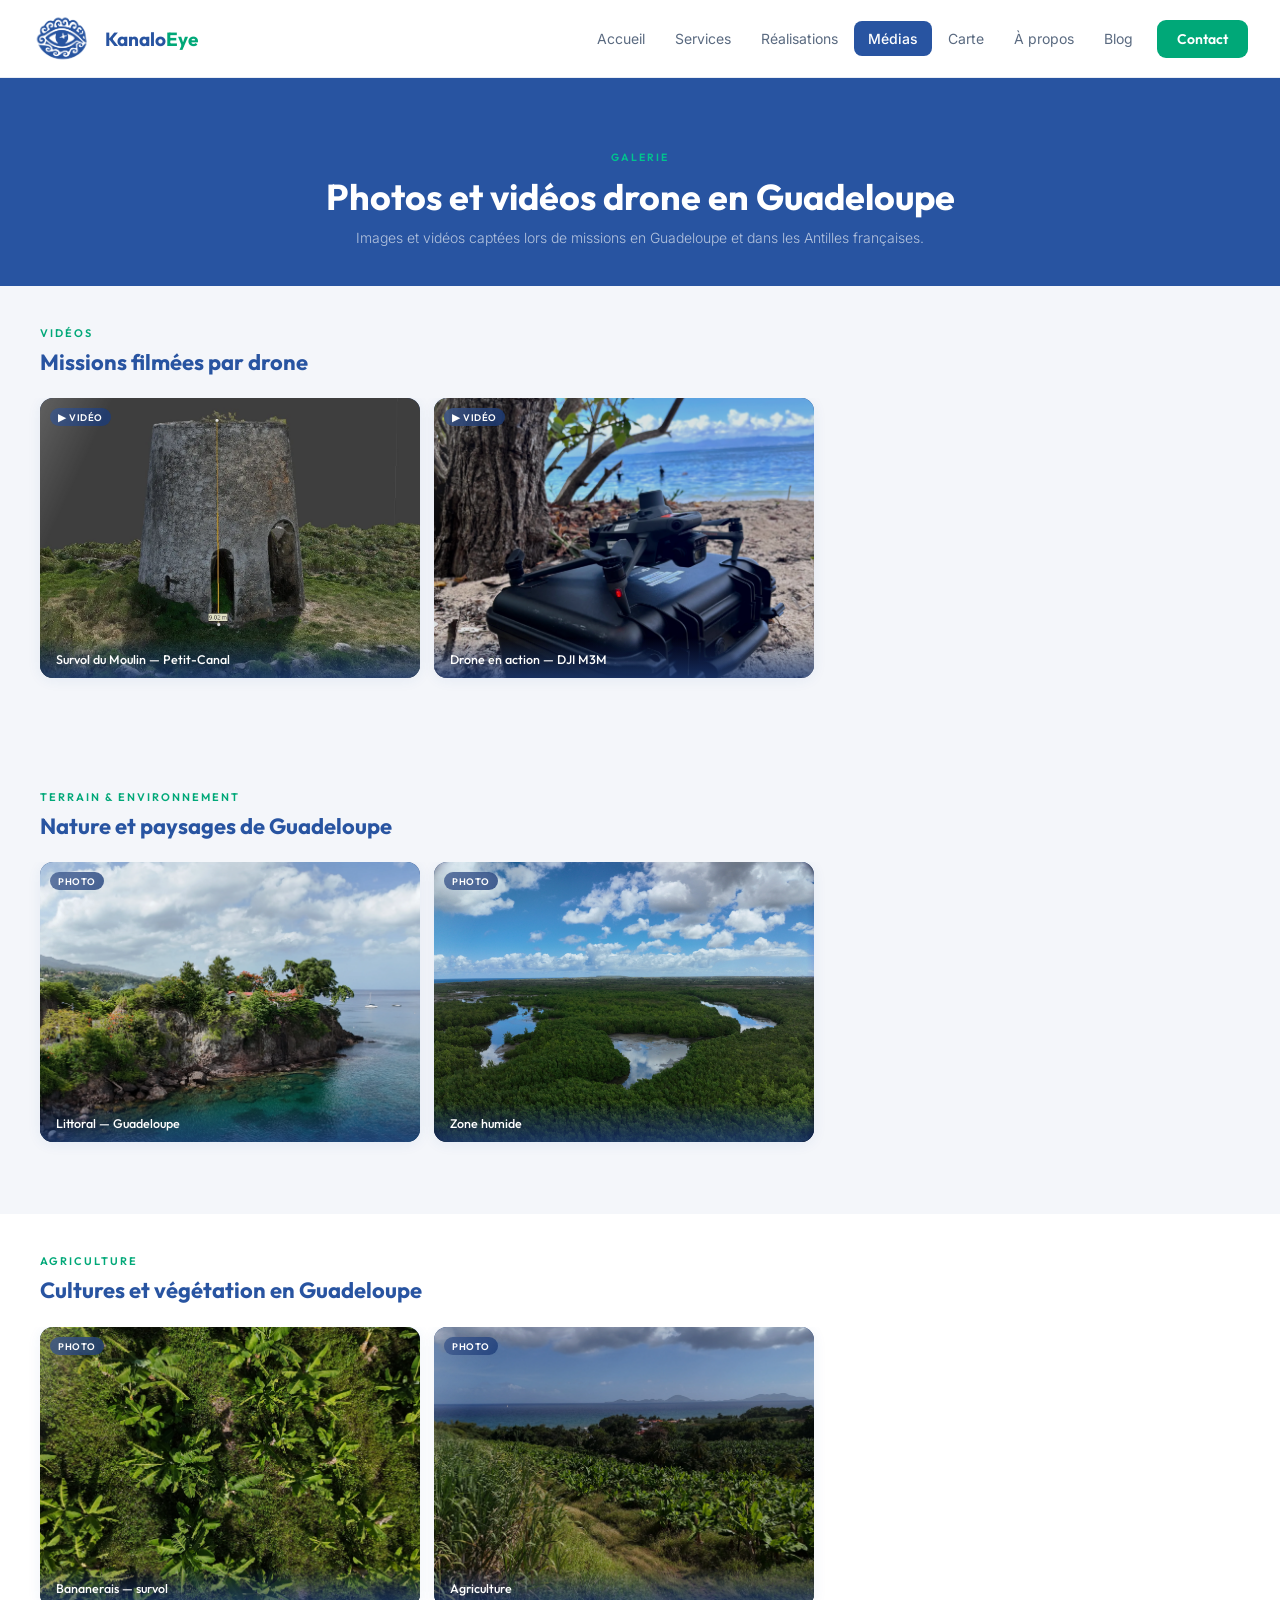
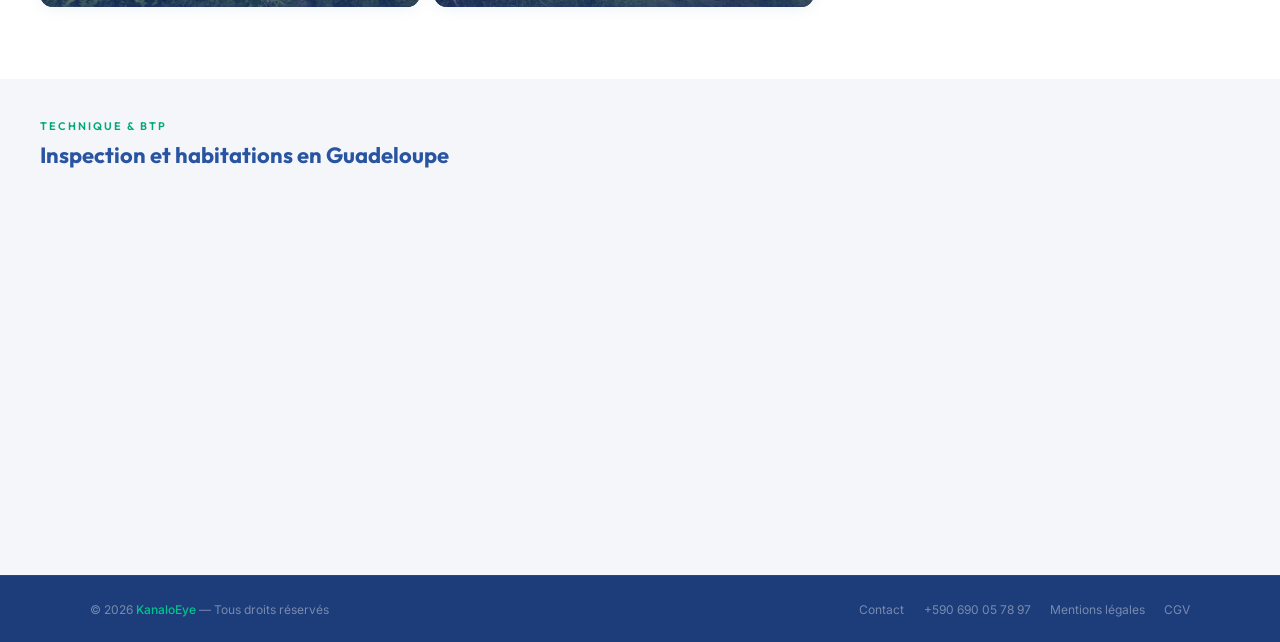
<file: medias.html>
<!DOCTYPE html>
<html lang="fr">
<head>
  <meta charset="UTF-8">
  <link rel="icon" type="image/png" sizes="32x32" href="favicon-32x32.png">
  <link rel="icon" type="image/png" sizes="16x16" href="favicon-16x16.png">
  <link rel="apple-touch-icon" sizes="180x180" href="apple-touch-icon.png">
  <link rel="icon" href="favicon.ico">
  <meta name="viewport" content="width=device-width, initial-scale=1.0">
  <title>Photos et vidéos drone en Guadeloupe — Galerie aérienne | KanaloEye</title>
  <meta name="description" content="Galerie de photos et vidéos aériennes par drone en Guadeloupe : littoral, agriculture, patrimoine, inspections techniques. Images 4K captées par KanaloEye.">
  <link rel="canonical" href="https://www.kanaloeye.fr/medias.html">
  <meta property="og:title" content="Photos et vidéos drone en Guadeloupe — KanaloEye">
  <meta property="og:description" content="Galerie aérienne : photos et vidéos captées par drone professionnel en Guadeloupe et Antilles françaises.">
  <meta property="og:type" content="website">
  <meta property="og:url" content="https://www.kanaloeye.fr/medias.html">
  <meta property="og:locale" content="fr_FR">
  <meta property="og:image" content="https://www.kanaloeye.fr/Images_site/IMG_Littoral.webp">
  <link rel="preconnect" href="https://fonts.googleapis.com">
  <link href="https://fonts.googleapis.com/css2?family=Outfit:wght@300;400;500;600;700;800&family=Inter:ital,wght@0,300;0,400;0,500;1,300&display=swap" rel="stylesheet">
  <link rel="stylesheet" href="style.css?v=10">
</head>
<body>

<nav>
  <a class="logo" href="index.html">
    <img src="Images_site/logo.webp" alt="KanaloEye — Drone professionnel Guadeloupe">
    <div class="logo-text">Kanalo<span>Eye</span></div>
  </a>
  <div class="nav-links" id="nav-links">
    <a class="nav-link" href="index.html">Accueil</a>
    <a class="nav-link" href="services.html">Services</a>
    <a class="nav-link" href="realisations.html">Réalisations</a>
    <a class="nav-link active" aria-current="page" href="medias.html">Médias</a>
    <a class="nav-link" href="carte.html">Carte</a>
    <a class="nav-link" href="a-propos.html">À propos</a>
    <a class="nav-link" href="blog.html">Blog</a>
    <a class="nav-cta" href="contact.html">Contact</a>
  </div>
  <button class="nav-hamburger" id="hamburger" onclick="toggleMenu()" aria-label="Menu">
    <span></span><span></span><span></span>
  </button>
</nav>

<main class="page-content">
  <div class="media-page-hero">
    <div class="section-label" style="color:var(--em2);justify-content:center;display:flex">Galerie</div>
    <h1 style="font-family:'Outfit',sans-serif;font-size:clamp(22px,4vw,36px);font-weight:700;color:#fff;margin-bottom:.6rem">Photos et vidéos drone en Guadeloupe</h1>
    <p style="font-size:14px;color:rgba(255,255,255,.65);font-weight:300">Images et vidéos captées lors de missions en Guadeloupe et dans les Antilles françaises.</p>
  </div>

  <div class="carousel-section">
    <div class="cs-label">Vidéos</div>
    <h2 class="cs-title">Missions filmées par drone</h2>
    <div class="carousel-track-wrap">
      <div class="carousel-track" id="track-videos">
        <div class="carousel-item video-item" onclick="openLightbox('Videos_site/VD_moulin.mp4','Survol du Moulin — Petit-Canal','video')">
          <img loading="lazy" src="Images_site/IMG_moulin.webp" alt="Vidéo drone du moulin de Petit-Canal en Guadeloupe">
          <div class="ci-badge">▶ Vidéo</div>
          <div class="ci-overlay"><div class="ci-play"><svg viewBox="0 0 24 24"><path d="M8 5v14l11-7z"/></svg></div><span>Lire</span></div>
          <div class="ci-caption">Survol du Moulin — Petit-Canal</div>
        </div>
        <div class="carousel-item video-item" onclick="openLightbox('Videos_site/VD_enaction.mp4','Drone en action','video')">
          <img loading="lazy" src="Images_site/IMG_M3M2.webp" alt="Drone DJI M3M Multispectral en action en Guadeloupe">
          <div class="ci-badge">▶ Vidéo</div>
          <div class="ci-overlay"><div class="ci-play"><svg viewBox="0 0 24 24"><path d="M8 5v14l11-7z"/></svg></div><span>Lire</span></div>
          <div class="ci-caption">Drone en action — DJI M3M</div>
        </div>
      </div>
    </div>
    <div class="carousel-dots" id="dots-videos"></div>
  </div>

  <div class="carousel-section" style="background:var(--bg)">
    <div class="cs-label">Terrain & Environnement</div>
    <h2 class="cs-title">Nature et paysages de Guadeloupe</h2>
    <div class="carousel-track-wrap">
      <div class="carousel-track" id="track-nature">
        <div class="carousel-item" onclick="openLightbox('Images_site/IMG_Littoral.webp','Littoral — Guadeloupe')">
          <img loading="lazy" src="Images_site/IMG_Littoral.webp" alt="Vue aérienne par drone du littoral guadeloupéen">
          <div class="ci-badge">Photo</div>
          <div class="ci-overlay"><span>Agrandir</span></div>
          <div class="ci-caption">Littoral — Guadeloupe</div>
        </div>
        <div class="carousel-item" onclick="openLightbox('Images_site/IMG_zone_humide.webp','Zone humide')">
          <img loading="lazy" src="Images_site/IMG_zone_humide.webp" alt="Survol drone d'une zone humide en Guadeloupe">
          <div class="ci-badge">Photo</div>
          <div class="ci-overlay"><span>Agrandir</span></div>
          <div class="ci-caption">Zone humide</div>
        </div>
      </div>
    </div>
    <div class="carousel-dots" id="dots-nature"></div>
  </div>

  <div class="carousel-section" style="background:#fff">
    <div class="cs-label">Agriculture</div>
    <h2 class="cs-title">Cultures et végétation en Guadeloupe</h2>
    <div class="carousel-track-wrap">
      <div class="carousel-track" id="track-agri">
        <div class="carousel-item" onclick="openLightbox('Images_site/IMG_bananerais.webp','Bananerais')">
          <img loading="lazy" src="Images_site/IMG_bananerais.webp" alt="Survol drone d'une bananerais en Guadeloupe — agriculture de précision">
          <div class="ci-badge">Photo</div>
          <div class="ci-overlay"><span>Agrandir</span></div>
          <div class="ci-caption">Bananerais — survol</div>
        </div>
        <div class="carousel-item" onclick="openLightbox('Images_site/IMG_agriculture.webp','Agriculture')">
          <img loading="lazy" src="Images_site/IMG_agriculture.webp" alt="Analyse agricole par drone multispectral en Guadeloupe">
          <div class="ci-badge">Photo</div>
          <div class="ci-overlay"><span>Agrandir</span></div>
          <div class="ci-caption">Agriculture</div>
        </div>
      </div>
    </div>
    <div class="carousel-dots" id="dots-agri"></div>
  </div>

  <div class="carousel-section" style="background:var(--bg)">
    <div class="cs-label">Technique & BTP</div>
    <h2 class="cs-title">Inspection et habitations en Guadeloupe</h2>
    <div class="carousel-track-wrap">
      <div class="carousel-track" id="track-tech">
        <div class="carousel-item" onclick="openLightbox('Images_site/IMG_construction.webp','Habitation')">
          <img loading="lazy" src="Images_site/IMG_construction.webp" alt="Inspection drone d'une habitation en construction en Guadeloupe">
          <div class="ci-badge">Photo</div>
          <div class="ci-overlay"><span>Agrandir</span></div>
          <div class="ci-caption">Habitation</div>
        </div>
        <div class="carousel-item" onclick="openLightbox('Images_site/IMG_moulin.webp','Moulin — Petit-Canal')">
          <img loading="lazy" src="Images_site/IMG_moulin.webp" alt="Photogrammétrie drone du moulin de Petit-Canal en Guadeloupe">
          <div class="ci-badge">Photo</div>
          <div class="ci-overlay"><span>Agrandir</span></div>
          <div class="ci-caption">Moulin — Petit-Canal</div>
        </div>
      </div>
    </div>
    <div class="carousel-dots" id="dots-tech"></div>
  </div>
</main>

<footer style="margin-top:2rem">
  <div class="footer-inner">
    <div>© 2026 <span>KanaloEye</span> — Tous droits réservés</div>
    <div class="footer-links">
      <a href="contact.html">Contact</a>
      <a href="tel:+590690057897">+590 690 05 78 97</a>
        <a href="mentions-legales.html">Mentions légales</a>
        <a href="cgv.html">CGV</a>
    </div>
  </div>
</footer>

<!-- Lightbox -->
<div class="lightbox-overlay" id="lightbox" onclick="closeLightboxOutside(event)">
  <div class="lightbox-inner">
    <button class="lightbox-close" onclick="closeLightbox()">✕</button>
    <div id="lightbox-content"></div>
    <div class="lightbox-caption" id="lightbox-caption"></div>
  </div>
</div>

<script>
function toggleMenu(){document.getElementById('nav-links').classList.toggle('open');document.getElementById('hamburger').classList.toggle('open');}

function initCarousel(trackId, dotsId) {
  const track = document.getElementById(trackId);
  if (!track) return;
  const dotsContainer = document.getElementById(dotsId);
  if (dotsContainer) dotsContainer.style.display = 'none';
  let isDragging = false, startX = 0, scrollStart = 0;
  track.addEventListener('mousedown', e => { isDragging=true; startX=e.pageX-track.offsetLeft; scrollStart=track.scrollLeft; track.style.cursor='grabbing'; track.style.userSelect='none'; });
  window.addEventListener('mousemove', e => { if(!isDragging)return; e.preventDefault(); track.scrollLeft=scrollStart-(e.pageX-track.offsetLeft-startX); });
  window.addEventListener('mouseup', () => { isDragging=false; track.style.cursor='grab'; track.style.userSelect=''; });
  track.style.cursor='grab';
  track.addEventListener('click', e => { if(Math.abs(track.scrollLeft-scrollStart)>5) e.stopPropagation(); }, true);
}

function openLightbox(src,caption,type='image'){const c=document.getElementById('lightbox-content');c.innerHTML=type==='video'?`<video src="${src}" controls autoplay style="width:100%;border-radius:12px;max-height:85vh;outline:none"></video>`:`<img loading="lazy" src="${src}" alt="${caption}" style="width:100%;border-radius:12px;max-height:85vh;object-fit:contain">`;document.getElementById('lightbox-caption').textContent=caption;document.getElementById('lightbox').classList.add('open');document.body.style.overflow='hidden';}
function closeLightbox(){const lb=document.getElementById('lightbox');lb.classList.remove('open');document.body.style.overflow='';const v=lb.querySelector('video');if(v)v.pause();document.getElementById('lightbox-content').innerHTML='';}
function closeLightboxOutside(e){if(e.target===document.getElementById('lightbox'))closeLightbox();}
document.addEventListener('keydown',e=>{if(e.key==='Escape')closeLightbox();});

document.addEventListener('DOMContentLoaded', () => {
  initCarousel('track-videos','dots-videos');
  initCarousel('track-nature','dots-nature');
  initCarousel('track-agri','dots-agri');
  initCarousel('track-tech','dots-tech');
  const els = document.querySelectorAll('.carousel-item');
  els.forEach(el => { el.classList.add('reveal'); const siblings=el.parentElement?.children; if(siblings){const idx=Array.from(siblings).indexOf(el);if(idx>=0&&idx<6)el.classList.add('reveal-delay-'+(idx+1));} });
  const io = new IntersectionObserver(entries=>{entries.forEach(e=>{if(e.isIntersecting){e.target.classList.add('visible');io.unobserve(e.target);}});},{threshold:0.12,rootMargin:'0px 0px -40px 0px'});
  els.forEach(el=>io.observe(el));
});
</script>
</body>
</html>
</file>
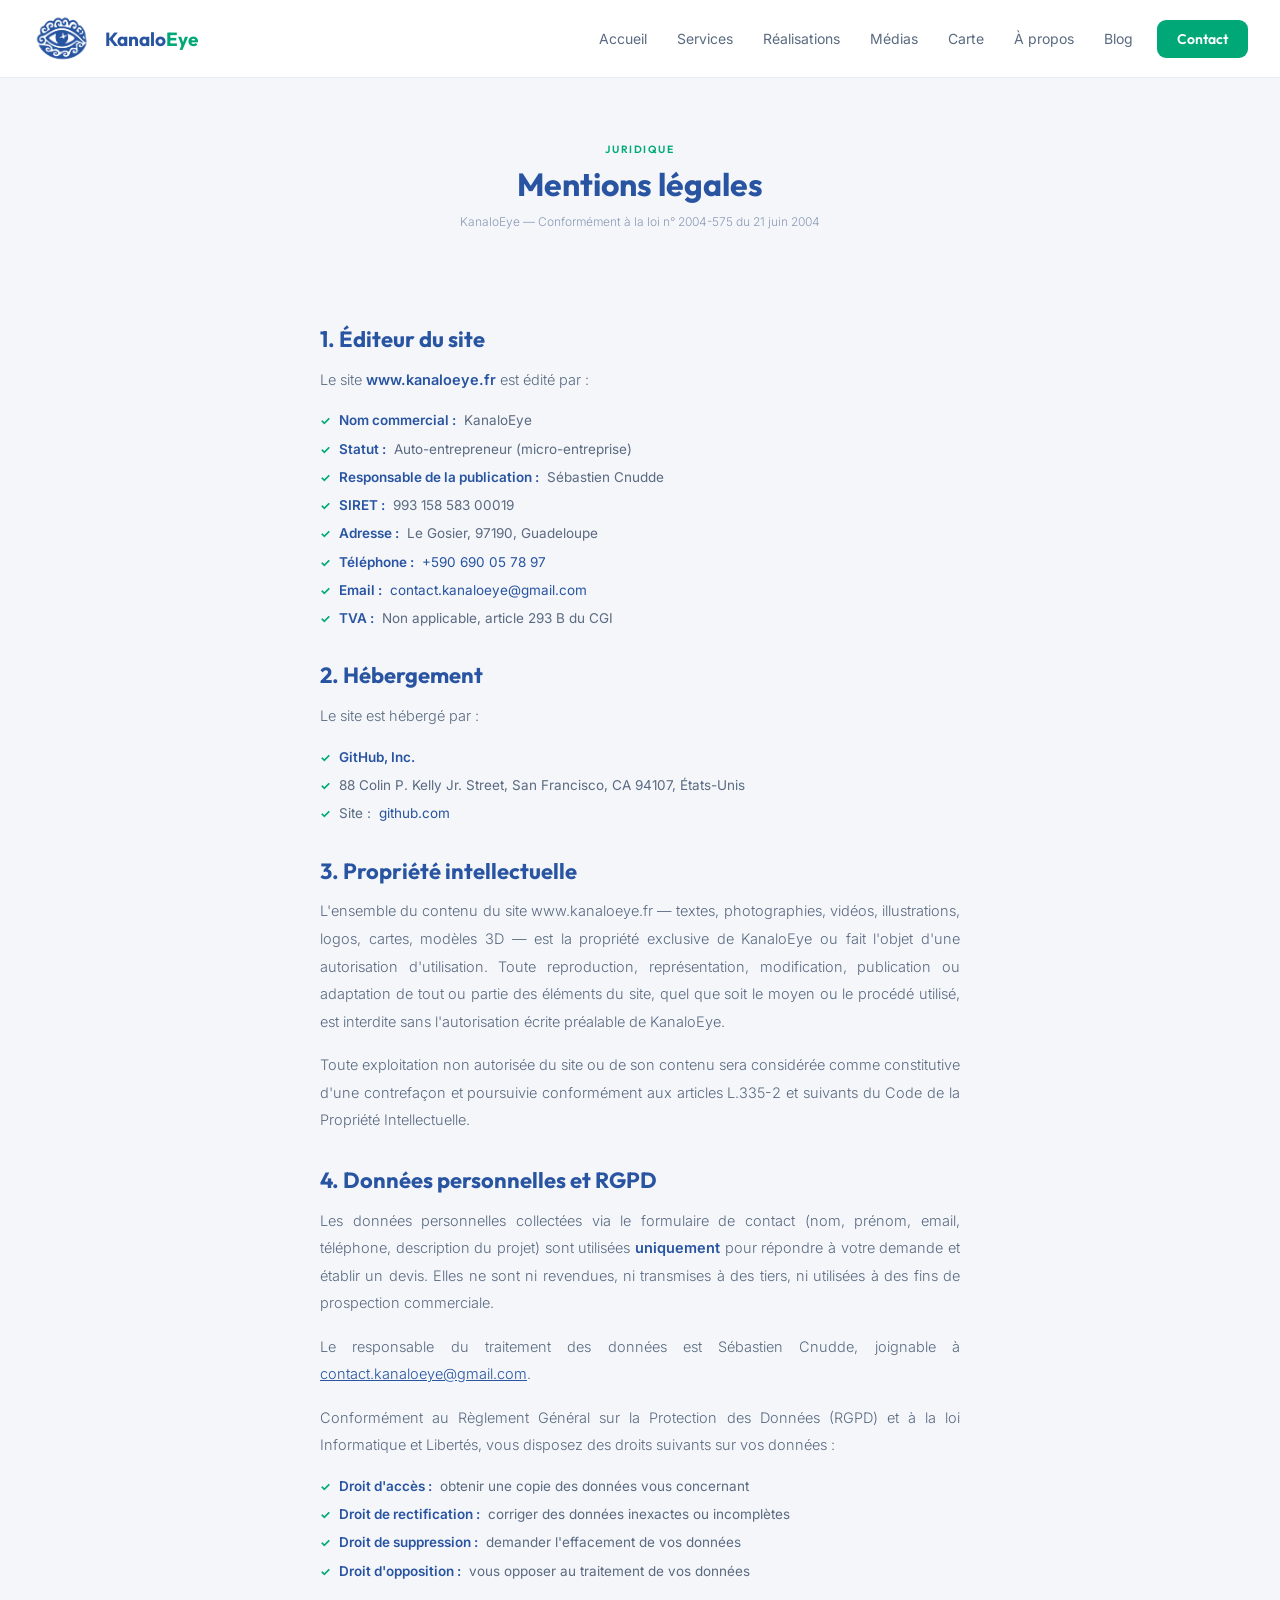
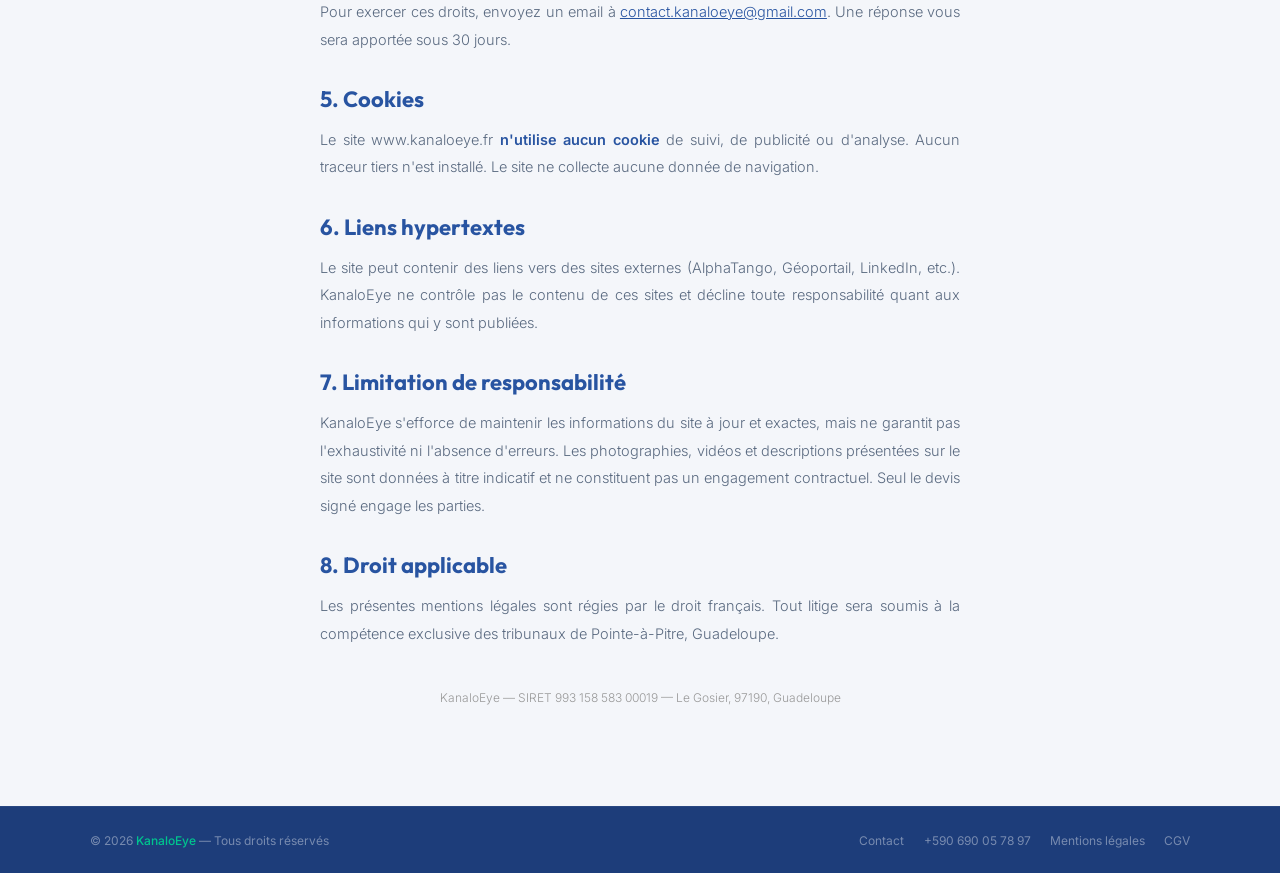
<file: mentions-legales.html>
<!DOCTYPE html>
<html lang="fr">
<head>
  <meta charset="UTF-8">
  <link rel="icon" type="image/png" sizes="32x32" href="favicon-32x32.png">
  <link rel="icon" type="image/png" sizes="16x16" href="favicon-16x16.png">
  <link rel="apple-touch-icon" sizes="180x180" href="apple-touch-icon.png">
  <link rel="icon" href="favicon.ico">
  <meta name="viewport" content="width=device-width, initial-scale=1.0">
  <title>Mentions légales — KanaloEye | Drone professionnel Guadeloupe</title>
  <meta name="description" content="Mentions légales du site KanaloEye, prestations de drone professionnel en Guadeloupe et Antilles françaises.">
  <link rel="canonical" href="https://www.kanaloeye.fr/mentions-legales.html">
  <meta name="robots" content="noindex">
  <link rel="preconnect" href="https://fonts.googleapis.com">
  <link href="https://fonts.googleapis.com/css2?family=Outfit:wght@300;400;500;600;700;800&family=Inter:ital,wght@0,300;0,400;0,500;1,300&display=swap" rel="stylesheet">
  <link rel="stylesheet" href="style.css?v=10">
</head>
<body>

<nav>
  <a class="logo" href="index.html">
    <img src="Images_site/logo.webp" alt="KanaloEye — Drone professionnel Guadeloupe">
    <div class="logo-text">Kanalo<span>Eye</span></div>
  </a>
  <div class="nav-links" id="nav-links">
    <a class="nav-link" href="index.html">Accueil</a>
    <a class="nav-link" href="services.html">Services</a>
    <a class="nav-link" href="realisations.html">Réalisations</a>
    <a class="nav-link" href="medias.html">Médias</a>
    <a class="nav-link" href="carte.html">Carte</a>
    <a class="nav-link" href="a-propos.html">À propos</a>
    <a class="nav-link" href="blog.html">Blog</a>
    <a class="nav-cta" href="contact.html">Contact</a>
  </div>
  <button class="nav-hamburger" id="hamburger" onclick="toggleMenu()" aria-label="Menu">
    <span></span><span></span><span></span>
  </button>
</nav>

<main class="page-content">
  <div class="article-hero" style="padding-bottom:1.5rem">
    <div class="article-cat">Juridique</div>
    <h1>Mentions légales</h1>
    <div class="article-meta">KanaloEye — Conformément à la loi n° 2004-575 du 21 juin 2004</div>
  </div>

  <article class="article-content">

    <h2>1. Éditeur du site</h2>
    <p>Le site <strong>www.kanaloeye.fr</strong> est édité par :</p>
    <ul>
      <li><strong>Nom commercial :</strong> KanaloEye</li>
      <li><strong>Statut :</strong> Auto-entrepreneur (micro-entreprise)</li>
      <li><strong>Responsable de la publication :</strong> Sébastien Cnudde</li>
      <li><strong>SIRET :</strong> 993 158 583 00019</li>
      <li><strong>Adresse :</strong> Le Gosier, 97190, Guadeloupe</li>
      <li><strong>Téléphone :</strong> <a href="tel:+590690057897" style="color:var(--blue)">+590 690 05 78 97</a></li>
      <li><strong>Email :</strong> <a href="mailto:contact.kanaloeye@gmail.com" style="color:var(--blue)">contact.kanaloeye@gmail.com</a></li>
      <li><strong>TVA :</strong> Non applicable, article 293 B du CGI</li>
    </ul>

    <h2>2. Hébergement</h2>
    <p>Le site est hébergé par :</p>
    <ul>
      <li><strong>GitHub, Inc.</strong></li>
      <li>88 Colin P. Kelly Jr. Street, San Francisco, CA 94107, États-Unis</li>
      <li>Site : <a href="https://github.com" target="_blank" rel="noopener" style="color:var(--blue)">github.com</a></li>
    </ul>

    <h2>3. Propriété intellectuelle</h2>
    <p>L'ensemble du contenu du site www.kanaloeye.fr — textes, photographies, vidéos, illustrations, logos, cartes, modèles 3D — est la propriété exclusive de KanaloEye ou fait l'objet d'une autorisation d'utilisation. Toute reproduction, représentation, modification, publication ou adaptation de tout ou partie des éléments du site, quel que soit le moyen ou le procédé utilisé, est interdite sans l'autorisation écrite préalable de KanaloEye.</p>
    <p>Toute exploitation non autorisée du site ou de son contenu sera considérée comme constitutive d'une contrefaçon et poursuivie conformément aux articles L.335-2 et suivants du Code de la Propriété Intellectuelle.</p>

    <h2>4. Données personnelles et RGPD</h2>
    <p>Les données personnelles collectées via le formulaire de contact (nom, prénom, email, téléphone, description du projet) sont utilisées <strong>uniquement</strong> pour répondre à votre demande et établir un devis. Elles ne sont ni revendues, ni transmises à des tiers, ni utilisées à des fins de prospection commerciale.</p>
    <p>Le responsable du traitement des données est Sébastien Cnudde, joignable à <a href="mailto:contact.kanaloeye@gmail.com" style="color:var(--blue)">contact.kanaloeye@gmail.com</a>.</p>
    <p>Conformément au Règlement Général sur la Protection des Données (RGPD) et à la loi Informatique et Libertés, vous disposez des droits suivants sur vos données :</p>
    <ul>
      <li><strong>Droit d'accès :</strong> obtenir une copie des données vous concernant</li>
      <li><strong>Droit de rectification :</strong> corriger des données inexactes ou incomplètes</li>
      <li><strong>Droit de suppression :</strong> demander l'effacement de vos données</li>
      <li><strong>Droit d'opposition :</strong> vous opposer au traitement de vos données</li>
    </ul>
    <p>Pour exercer ces droits, envoyez un email à <a href="mailto:contact.kanaloeye@gmail.com" style="color:var(--blue)">contact.kanaloeye@gmail.com</a>. Une réponse vous sera apportée sous 30 jours.</p>

    <h2>5. Cookies</h2>
    <p>Le site www.kanaloeye.fr <strong>n'utilise aucun cookie</strong> de suivi, de publicité ou d'analyse. Aucun traceur tiers n'est installé. Le site ne collecte aucune donnée de navigation.</p>

    <h2>6. Liens hypertextes</h2>
    <p>Le site peut contenir des liens vers des sites externes (AlphaTango, Géoportail, LinkedIn, etc.). KanaloEye ne contrôle pas le contenu de ces sites et décline toute responsabilité quant aux informations qui y sont publiées.</p>

    <h2>7. Limitation de responsabilité</h2>
    <p>KanaloEye s'efforce de maintenir les informations du site à jour et exactes, mais ne garantit pas l'exhaustivité ni l'absence d'erreurs. Les photographies, vidéos et descriptions présentées sur le site sont données à titre indicatif et ne constituent pas un engagement contractuel. Seul le devis signé engage les parties.</p>

    <h2>8. Droit applicable</h2>
    <p>Les présentes mentions légales sont régies par le droit français. Tout litige sera soumis à la compétence exclusive des tribunaux de Pointe-à-Pitre, Guadeloupe.</p>

    <p style="margin-top:2.5rem;font-size:12px;color:#999;text-align:center">KanaloEye — SIRET 993 158 583 00019 — Le Gosier, 97190, Guadeloupe</p>
  </article>
</main>

<footer>
  <div class="footer-inner">
    <div>© 2026 <span>KanaloEye</span> — Tous droits réservés</div>
    <div class="footer-links">
      <a href="contact.html">Contact</a>
      <a href="tel:+590690057897">+590 690 05 78 97</a>
      <a href="mentions-legales.html">Mentions légales</a>
      <a href="cgv.html">CGV</a>
    </div>
  </div>
</footer>

<script>function toggleMenu(){document.getElementById('nav-links').classList.toggle('open');document.getElementById('hamburger').classList.toggle('open');}</script>
</body>
</html>
</file>
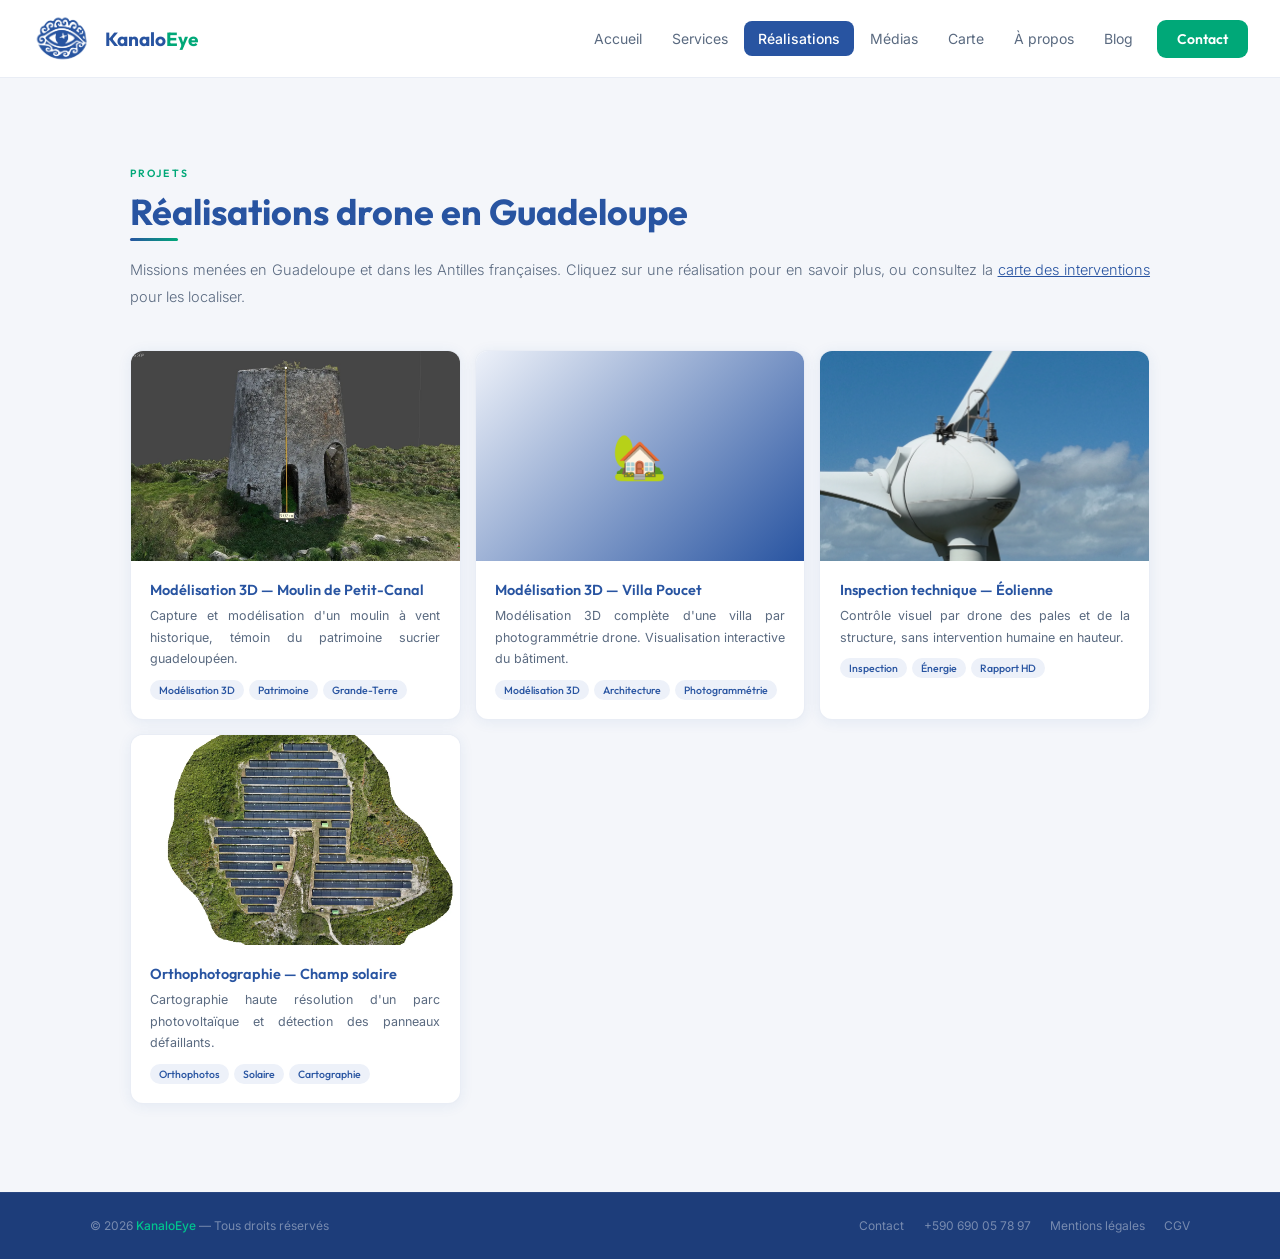
<file: realisations.html>
<!DOCTYPE html>
<html lang="fr">
<head>
  <meta charset="UTF-8">
  <link rel="icon" type="image/png" sizes="32x32" href="favicon-32x32.png">
  <link rel="icon" type="image/png" sizes="16x16" href="favicon-16x16.png">
  <link rel="apple-touch-icon" sizes="180x180" href="apple-touch-icon.png">
  <link rel="icon" href="favicon.ico">
  <meta name="viewport" content="width=device-width, initial-scale=1.0">
  <title>Réalisations drone en Guadeloupe — Missions et projets | KanaloEye</title>
  <meta name="description" content="Découvrez nos réalisations drone en Guadeloupe : modélisation 3D du patrimoine, inspection d'éoliennes, cartographie de parcs solaires. Missions professionnelles en Antilles françaises.">
  <link rel="canonical" href="https://www.kanaloeye.fr/realisations.html">
  <meta property="og:title" content="Réalisations drone en Guadeloupe — KanaloEye">
  <meta property="og:description" content="Missions drone réalisées en Guadeloupe : modélisation 3D, inspection technique, cartographie aérienne.">
  <meta property="og:type" content="website">
  <meta property="og:url" content="https://www.kanaloeye.fr/realisations.html">
  <meta property="og:locale" content="fr_FR">
  <meta property="og:image" content="https://www.kanaloeye.fr/Images_site/IMG_moulin.webp">
  <link rel="preconnect" href="https://fonts.googleapis.com">
  <link href="https://fonts.googleapis.com/css2?family=Outfit:wght@300;400;500;600;700;800&family=Inter:ital,wght@0,300;0,400;0,500;1,300&display=swap" rel="stylesheet">
  <link rel="stylesheet" href="style.css?v=10">
</head>
<body>

<nav>
  <a class="logo" href="index.html">
    <img src="Images_site/logo.webp" alt="KanaloEye — Drone professionnel Guadeloupe">
    <div class="logo-text">Kanalo<span>Eye</span></div>
  </a>
  <div class="nav-links" id="nav-links">
    <a class="nav-link" href="index.html">Accueil</a>
    <a class="nav-link" href="services.html">Services</a>
    <a class="nav-link active" aria-current="page" href="realisations.html">Réalisations</a>
    <a class="nav-link" href="medias.html">Médias</a>
    <a class="nav-link" href="carte.html">Carte</a>
    <a class="nav-link" href="a-propos.html">À propos</a>
    <a class="nav-link" href="blog.html">Blog</a>
    <a class="nav-cta" href="contact.html">Contact</a>
  </div>
  <button class="nav-hamburger" id="hamburger" onclick="toggleMenu()" aria-label="Menu">
    <span></span><span></span><span></span>
  </button>
</nav>

<main class="page-content">
  <div class="section">
    <div class="section-label">Projets</div>
    <h1 class="section-title">Réalisations drone en Guadeloupe</h1>
    <p class="section-sub">Missions menées en Guadeloupe et dans les Antilles françaises. Cliquez sur une réalisation pour en savoir plus, ou consultez la <a href="carte.html" style="color:var(--blue);text-decoration:underline">carte des interventions</a> pour les localiser.</p>
    <div class="real-grid">
      <div class="real-card" onclick="openModal('moulin')">
        <div class="real-thumb"><img loading="lazy" src="Images_site/IMG_moulin.webp" alt="Modélisation 3D par drone du moulin historique de Petit-Canal en Guadeloupe" onerror="this.parentElement.innerHTML='<div class=real-thumb-placeholder>🏛️</div>'"></div>
        <div class="real-body">
          <h2>Modélisation 3D — Moulin de Petit-Canal</h2>
          <p>Capture et modélisation d'un moulin à vent historique, témoin du patrimoine sucrier guadeloupéen.</p>
          <div class="tags"><span class="tag">Modélisation 3D</span><span class="tag">Patrimoine</span><span class="tag">Grande-Terre</span></div>
        </div>
      </div>
      <div class="real-card" onclick="openModal('villa')">
        <div class="real-thumb"><img loading="lazy" src="https://media.sketchfab.com/models/6dc843b0e8c54cf98a8a51ec6b2827a2/thumbnails/e8c4cbb81648473188d0e119d75810fa/a49081dc5f0c496cb797ae896906edab.jpeg" alt="Modélisation 3D Villa Poucet par drone en Guadeloupe" onerror="this.parentElement.innerHTML='<div class=real-thumb-placeholder>🏡</div>'"></div>
        <div class="real-body">
          <h2>Modélisation 3D — Villa Poucet</h2>
          <p>Modélisation 3D complète d'une villa par photogrammétrie drone. Visualisation interactive du bâtiment.</p>
          <div class="tags"><span class="tag">Modélisation 3D</span><span class="tag">Architecture</span><span class="tag">Photogrammétrie</span></div>
        </div>
      </div>
      <div class="real-card" onclick="openModal('eolienne')">
        <div class="real-thumb"><img loading="lazy" src="Images_site/IMG_eolienne.webp" alt="Inspection par drone d'une éolienne en Guadeloupe" onerror="this.parentElement.innerHTML='<div class=real-thumb-placeholder>💨</div>'"></div>
        <div class="real-body">
          <h2>Inspection technique — Éolienne</h2>
          <p>Contrôle visuel par drone des pales et de la structure, sans intervention humaine en hauteur.</p>
          <div class="tags"><span class="tag">Inspection</span><span class="tag">Énergie</span><span class="tag">Rapport HD</span></div>
        </div>
      </div>
      <div class="real-card" onclick="openModal('solaire')">
        <div class="real-thumb"><img loading="lazy" src="Images_site/IMG_ortho_photovoltaique_PC.webp" alt="Orthophotographie par drone d'un parc photovoltaïque en Guadeloupe" onerror="this.parentElement.innerHTML='<div class=real-thumb-placeholder>☀️</div>'"></div>
        <div class="real-body">
          <h2>Orthophotographie — Champ solaire</h2>
          <p>Cartographie haute résolution d'un parc photovoltaïque et détection des panneaux défaillants.</p>
          <div class="tags"><span class="tag">Orthophotos</span><span class="tag">Solaire</span><span class="tag">Cartographie</span></div>
        </div>
      </div>
    </div>
  </div>
</main>

<footer>
  <div class="footer-inner">
    <div>© 2026 <span>KanaloEye</span> — Tous droits réservés</div>
    <div class="footer-links">
      <a href="contact.html">Contact</a>
      <a href="tel:+590690057897">+590 690 05 78 97</a>
        <a href="mentions-legales.html">Mentions légales</a>
        <a href="cgv.html">CGV</a>
    </div>
  </div>
</footer>

<!-- Modal -->
<div class="modal-overlay" id="modal" onclick="closeModalOutside(event)">
  <div class="modal-inner"><button class="modal-close" onclick="closeModal()">✕</button><div id="modal-content"></div></div>
</div>

<script>
function toggleMenu(){document.getElementById('nav-links').classList.toggle('open');document.getElementById('hamburger').classList.toggle('open');}

const PROJETS = {
  moulin:{label:'Modélisation 3D — Patrimoine',title:'Modélisation 3D du moulin à vent de Petit-Canal',video:'Videos_site/VD_moulin.mp4',img:'Images_site/IMG_moulin.webp',emoji:'🏛️',texts:["Nous avons réalisé une capture dans le temps d'un moulin à vent de Petit-Canal grâce à notre drone.","Les moulins à vent ont été utilisés en Guadeloupe dès le XVIIe siècle pour broyer les cannes à sucre. Construits en pierre, ils exploitaient la force du vent pour actionner un pressoir et transformer la canne en jus, étape indispensable à la production de sucre.","Avant l'arrivée des machines à vapeur, ces moulins étaient essentiels pour le travail agricole et structuraient le paysage local. Aujourd'hui, ils restent des témoins importants du patrimoine guadeloupéen de la Grande-Terre et de Marie-Galante."],tags:['Modélisation 3D','Patrimoine','Grande-Terre','Photogrammétrie']},
  villa:{label:'Modélisation 3D — Architecture',title:'Modélisation 3D de la Villa Poucet',sketchfab:'6dc843b0e8c54cf98a8a51ec6b2827a2',emoji:'🏡',texts:["Modélisation 3D complète d'une villa par photogrammétrie drone. Des centaines de photos aériennes ont été assemblées pour générer un modèle 3D précis et interactif du bâtiment.","Cette technique permet aux propriétaires, architectes ou promoteurs de visualiser un bien sous tous les angles, de réaliser des mesures précises et de documenter l'état d'un bâtiment à un instant donné.","Explorez le modèle ci-dessus en 3D — vous pouvez le faire pivoter, zoomer et naviguer librement autour de la villa."],tags:['Modélisation 3D','Architecture','Photogrammétrie','Villa']},
  eolienne:{label:'Inspection technique — Énergie',title:"Inspection par drone d'une éolienne",img:'Images_site/IMG_eolienne.webp',emoji:'💨',texts:["Nous avons réalisé l'inspection complète d'une éolienne par drone, permettant un contrôle visuel haute définition des pales, du moyeu et de la nacelle sans immobilisation prolongée ni intervention humaine en hauteur.","Cette approche réduit considérablement les risques liés aux travaux en hauteur et divise par trois le temps d'inspection par rapport aux méthodes traditionnelles.","Livrable : rapport photographique géolocalisé avec identification des anomalies (fissures, érosion, délaminage) et recommandations de maintenance. Délai de livraison : 48h après la mission."],tags:['Inspection','Éolienne','Énergie','Rapport HD','Sécurité']},
  solaire:{label:'Cartographie — Énergie solaire',title:"Orthophotographie d'un champ de panneaux solaires",img:'Images_site/IMG_ortho_photovoltaique_PC.webp',emoji:'☀️',texts:["Mission de cartographie aérienne haute résolution d'un parc photovoltaïque. L'orthomosaïque produite permet une vue d'ensemble précise et facilite la gestion de maintenance.","Grâce à l'orthophoto, nous avons pu identifier les panneaux présentant des dommages physiques (impacts, fissures), réduisant le temps de diagnostic.","Livrable : orthomosaïque géoréférencée, cartographie à l'échelle, rapport des panneaux à inspecter en priorité."],tags:['Orthophotos','Solaire','Cartographie','Maintenance']}
};

function openModal(id){
  const p=PROJETS[id];
  if(!p)return;
  let media;
  if(p.sketchfab){
    media=`<div style="position:relative;padding-bottom:56.25%;height:0;overflow:hidden;border-radius:12px;margin-bottom:16px;">
      <iframe title="${p.title}" style="position:absolute;top:0;left:0;width:100%;height:100%;border:none;"
        src="https://sketchfab.com/models/${p.sketchfab}/embed?autostart=1&ui_hint=0"
        allow="autoplay; fullscreen; xr-spatial-tracking"
        allowfullscreen>
      </iframe>
    </div>`;
  } else if(p.video){
    media=`<video class="modal-img" src="${p.video}" controls autoplay playsinline style="width:100%;border-radius:12px;max-height:60vh"></video>`;
  } else {
    media=`<img loading="lazy" class="modal-img" src="${p.img}" alt="${p.title}" onerror="this.outerHTML='<div class=modal-img-placeholder>${p.emoji}</div>'">`;
  }
  document.getElementById('modal-content').innerHTML=`${media}<div class="modal-body"><div class="modal-label">${p.label}</div><div class="modal-title">${p.title}</div>${p.texts.map(t=>`<p class="modal-text">${t}</p>`).join('')}<div class="modal-tags">${p.tags.map(t=>`<span class="tag">${t}</span>`).join('')}</div></div>`;
  document.getElementById('modal').classList.add('open');
  document.body.style.overflow='hidden';
}
function closeModal(){document.getElementById('modal').classList.remove('open');document.body.style.overflow='';const v=document.querySelector('#modal-content video');if(v)v.pause();document.getElementById('modal-content').innerHTML='';}
function closeModalOutside(e){if(e.target===document.getElementById('modal'))closeModal();}
document.addEventListener('keydown',e=>{if(e.key==='Escape')closeModal();});

document.addEventListener('DOMContentLoaded', () => {
  const els = document.querySelectorAll('.real-card');
  els.forEach(el => { el.classList.add('reveal'); const siblings=el.parentElement?.children; if(siblings){const idx=Array.from(siblings).indexOf(el);if(idx>=0&&idx<6)el.classList.add('reveal-delay-'+(idx+1));} });
  const io = new IntersectionObserver(entries=>{entries.forEach(e=>{if(e.isIntersecting){e.target.classList.add('visible');io.unobserve(e.target);}});},{threshold:0.12,rootMargin:'0px 0px -40px 0px'});
  els.forEach(el=>io.observe(el));
});
</script>
</body>
</html>
</file>
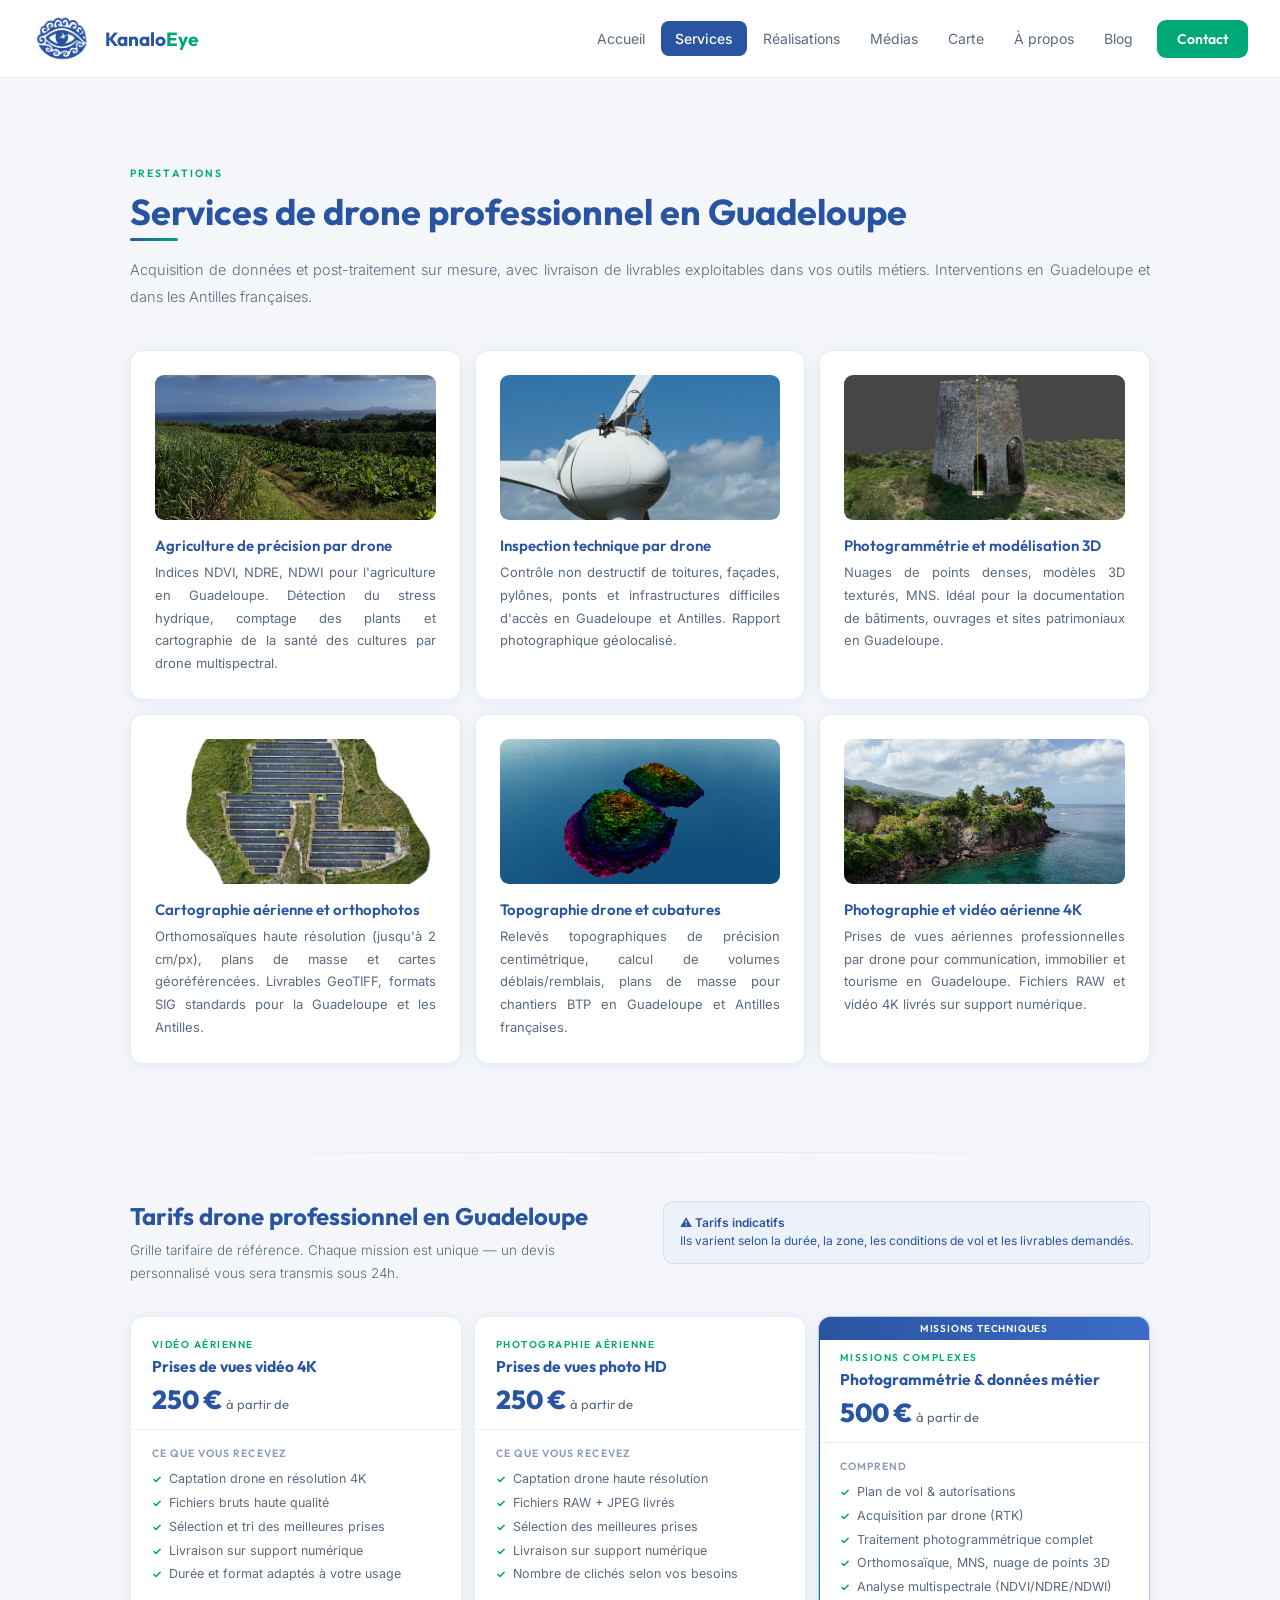
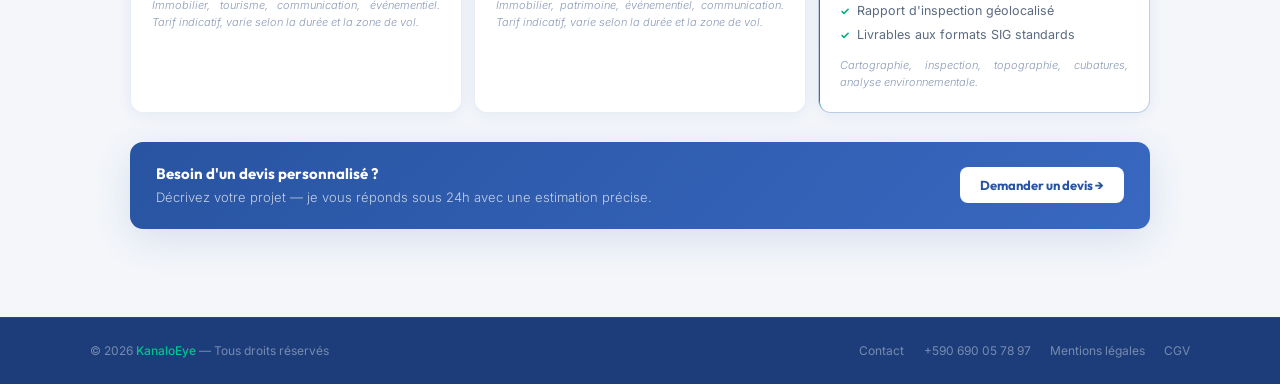
<file: services.html>
<!DOCTYPE html>
<html lang="fr">
<head>
  <meta charset="UTF-8">
  <link rel="icon" type="image/png" sizes="32x32" href="favicon-32x32.png">
  <link rel="icon" type="image/png" sizes="16x16" href="favicon-16x16.png">
  <link rel="apple-touch-icon" sizes="180x180" href="apple-touch-icon.png">
  <link rel="icon" href="favicon.ico">
  <meta name="viewport" content="width=device-width, initial-scale=1.0">
  <title>Services drone en Guadeloupe — Photographie, vidéo, inspection | KanaloEye</title>
  <meta name="description" content="Découvrez nos services de drone professionnel en Guadeloupe : photographie aérienne, vidéo 4K, inspection technique, cartographie, photogrammétrie 3D, topographie RTK et agriculture de précision.">
  <link rel="canonical" href="https://www.kanaloeye.fr/services.html">
  <meta property="og:title" content="Services drone en Guadeloupe — KanaloEye">
  <meta property="og:description" content="Photographie aérienne, vidéo 4K, inspection, cartographie et photogrammétrie par drone en Guadeloupe et Antilles françaises.">
  <meta property="og:type" content="website">
  <meta property="og:url" content="https://www.kanaloeye.fr/services.html">
  <meta property="og:locale" content="fr_FR">
  <meta property="og:image" content="https://www.kanaloeye.fr/Images_site/IMG_moulin.webp">
  <link rel="preconnect" href="https://fonts.googleapis.com">
  <link href="https://fonts.googleapis.com/css2?family=Outfit:wght@300;400;500;600;700;800&family=Inter:ital,wght@0,300;0,400;0,500;1,300&display=swap" rel="stylesheet">
  <link rel="stylesheet" href="style.css?v=10">
</head>
<body>

<nav>
  <a class="logo" href="index.html">
    <img src="Images_site/logo.webp" alt="KanaloEye — Drone professionnel Guadeloupe">
    <div class="logo-text">Kanalo<span>Eye</span></div>
  </a>
  <div class="nav-links" id="nav-links">
    <a class="nav-link" href="index.html">Accueil</a>
    <a class="nav-link active" aria-current="page" href="services.html">Services</a>
    <a class="nav-link" href="realisations.html">Réalisations</a>
    <a class="nav-link" href="medias.html">Médias</a>
    <a class="nav-link" href="carte.html">Carte</a>
    <a class="nav-link" href="a-propos.html">À propos</a>
    <a class="nav-link" href="blog.html">Blog</a>
    <a class="nav-cta" href="contact.html">Contact</a>
  </div>
  <button class="nav-hamburger" id="hamburger" onclick="toggleMenu()" aria-label="Menu">
    <span></span><span></span><span></span>
  </button>
</nav>

<main class="page-content">
  <div class="section">
    <div class="section-label">Prestations</div>
    <h1 class="section-title">Services de drone professionnel en Guadeloupe</h1>
    <p class="section-sub">Acquisition de données et post-traitement sur mesure, avec livraison de livrables exploitables dans vos outils métiers. Interventions en Guadeloupe et dans les Antilles françaises.</p>
    <div class="services-grid">
      <div class="service-card">
        <img loading="lazy" src="Images_site/IMG_agriculture.webp" alt="Drone agricole en Guadeloupe — analyse NDVI des cultures" class="service-photo" onerror="this.style.display='none'">
        <h2>Agriculture de précision par drone</h2>
        <p>Indices NDVI, NDRE, NDWI pour l'agriculture en Guadeloupe. Détection du stress hydrique, comptage des plants et cartographie de la santé des cultures par drone multispectral.</p>
      </div>
      <div class="service-card">
        <img loading="lazy" src="Images_site/IMG_eolienne.webp" alt="Inspection technique par drone d'une éolienne en Guadeloupe" class="service-photo" onerror="this.style.display='none'">
        <h2>Inspection technique par drone</h2>
        <p>Contrôle non destructif de toitures, façades, pylônes, ponts et infrastructures difficiles d'accès en Guadeloupe et Antilles. Rapport photographique géolocalisé.</p>
      </div>
      <div class="service-card">
        <img loading="lazy" src="Images_site/IMG_moulin.webp" alt="Modélisation 3D par drone — moulin historique en Guadeloupe" class="service-photo" onerror="this.style.display='none'">
        <h2>Photogrammétrie et modélisation 3D</h2>
        <p>Nuages de points denses, modèles 3D texturés, MNS. Idéal pour la documentation de bâtiments, ouvrages et sites patrimoniaux en Guadeloupe.</p>
      </div>
      <div class="service-card">
        <img loading="lazy" src="Images_site/IMG_ortho_photovoltaique_PC.webp" alt="Orthophoto par drone d'un champ photovoltaïque en Guadeloupe" class="service-photo" onerror="this.style.display='none'">
        <h2>Cartographie aérienne et orthophotos</h2>
        <p>Orthomosaïques haute résolution (jusqu'à 2 cm/px), plans de masse et cartes géoréférencées. Livrables GeoTIFF, formats SIG standards pour la Guadeloupe et les Antilles.</p>
      </div>
      <div class="service-card">
        <img loading="lazy" src="Images_site/IMG_tasdeterre.webp" alt="Topographie par drone RTK en Guadeloupe — calcul de cubatures" class="service-photo" onerror="this.src='Images_site/IMG_tasdeterre.webp';this.onerror=function(){this.style.display='none'}">
        <h2>Topographie drone et cubatures</h2>
        <p>Relevés topographiques de précision centimétrique, calcul de volumes déblais/remblais, plans de masse pour chantiers BTP en Guadeloupe et Antilles françaises.</p>
      </div>
      <div class="service-card">
        <img loading="lazy" src="Images_site/IMG_Littoral.webp" alt="Photographie et vidéo aérienne 4K par drone en Guadeloupe" class="service-photo" onerror="this.style.display='none'">
        <h2>Photographie et vidéo aérienne 4K</h2>
        <p>Prises de vues aériennes professionnelles par drone pour communication, immobilier et tourisme en Guadeloupe. Fichiers RAW et vidéo 4K livrés sur support numérique.</p>
      </div>
    </div>
  </div>

  <div class="tarifs-separator">
    <hr class="tarifs-divider">
    <div class="tarifs-intro">
      <div class="tarifs-intro-text">
        <h3>Tarifs drone professionnel en Guadeloupe</h3>
        <p>Grille tarifaire de référence. Chaque mission est unique — un devis personnalisé vous sera transmis sous 24h.</p>
      </div>
      <div class="tarifs-note"><strong>⚠️ Tarifs indicatifs</strong><br>Ils varient selon la durée, la zone, les conditions de vol et les livrables demandés.</div>
    </div>
    <div class="tarifs-grid">
      <div class="tarif-card">
        <div class="tarif-header">
          <div class="tarif-category">Vidéo aérienne</div>
          <div class="tarif-title">Prises de vues vidéo 4K</div>
          <div class="tarif-price">250 €<span>à partir de</span></div>
        </div>
        <div class="tarif-body">
          <div class="tarif-includes">Ce que vous recevez</div>
          <ul class="tarif-list">
            <li>Captation drone en résolution 4K</li>
            <li>Fichiers bruts haute qualité</li>
            <li>Sélection et tri des meilleures prises</li>
            <li>Livraison sur support numérique</li>
            <li>Durée et format adaptés à votre usage</li>
          </ul>
          <p class="tarif-mention">Immobilier, tourisme, communication, événementiel. Tarif indicatif, varie selon la durée et la zone de vol.</p>
        </div>
      </div>
      <div class="tarif-card">
        <div class="tarif-header">
          <div class="tarif-category">Photographie aérienne</div>
          <div class="tarif-title">Prises de vues photo HD</div>
          <div class="tarif-price">250 €<span>à partir de</span></div>
        </div>
        <div class="tarif-body">
          <div class="tarif-includes">Ce que vous recevez</div>
          <ul class="tarif-list">
            <li>Captation drone haute résolution</li>
            <li>Fichiers RAW + JPEG livrés</li>
            <li>Sélection des meilleures prises</li>
            <li>Livraison sur support numérique</li>
            <li>Nombre de clichés selon vos besoins</li>
          </ul>
          <p class="tarif-mention">Immobilier, patrimoine, événementiel, communication. Tarif indicatif, varie selon la durée et la zone de vol.</p>
        </div>
      </div>
      <div class="tarif-card featured">
        <div class="tarif-header">
          <div class="tarif-category">Missions complexes</div>
          <div class="tarif-title">Photogrammétrie & données métier</div>
          <div class="tarif-price">500 €<span>à partir de</span></div>
        </div>
        <div class="tarif-body">
          <div class="tarif-includes">Comprend</div>
          <ul class="tarif-list">
            <li>Plan de vol & autorisations</li>
            <li>Acquisition par drone (RTK)</li>
            <li>Traitement photogrammétrique complet</li>
            <li>Orthomosaïque, MNS, nuage de points 3D</li>
            <li>Analyse multispectrale (NDVI/NDRE/NDWI)</li>
            <li>Rapport d'inspection géolocalisé</li>
            <li>Livrables aux formats SIG standards</li>
          </ul>
          <p class="tarif-mention">Cartographie, inspection, topographie, cubatures, analyse environnementale.</p>
        </div>
      </div>
    </div>
    <div class="tarifs-recap">
      <div class="tarifs-recap-text">
        <strong>Besoin d'un devis personnalisé ?</strong>
        <span>Décrivez votre projet — je vous réponds sous 24h avec une estimation précise.</span>
      </div>
      <a class="tarifs-recap-btn" href="contact.html">Demander un devis →</a>
    </div>
  </div>
</main>

<footer>
  <div class="footer-inner">
    <div>© 2026 <span>KanaloEye</span> — Tous droits réservés</div>
    <div class="footer-links">
      <a href="contact.html">Contact</a>
      <a href="tel:+590690057897">+590 690 05 78 97</a>
        <a href="mentions-legales.html">Mentions légales</a>
        <a href="cgv.html">CGV</a>
    </div>
  </div>
</footer>

<script>
function toggleMenu(){document.getElementById('nav-links').classList.toggle('open');document.getElementById('hamburger').classList.toggle('open');}
document.addEventListener('DOMContentLoaded', () => {
  const revealSelectors = ['.service-card','.tarif-card','.tarifs-recap'];
  const els = document.querySelectorAll(revealSelectors.join(','));
  els.forEach(el => { el.classList.add('reveal'); const siblings=el.parentElement?.children; if(siblings){const idx=Array.from(siblings).indexOf(el);if(idx>=0&&idx<6)el.classList.add('reveal-delay-'+(idx+1));} });
  const io = new IntersectionObserver(entries=>{entries.forEach(e=>{if(e.isIntersecting){e.target.classList.add('visible');io.unobserve(e.target);}});},{threshold:0.12,rootMargin:'0px 0px -40px 0px'});
  els.forEach(el=>io.observe(el));
});
</script>
</body>
</html>
</file>
<file: style.css>
:root {
      --blue:    #2854a1;
      --blue2:   #1d3d7a;
      --blue3:   #3d6cc7;
      --blue-bg: #edf1f9;
      --emerald: #00a878;
      --em2:     #00c48e;
      --em-bg:   #e6f7f2;
      --white:   #ffffff;
      --bg:      #f4f6fa;
      --gray:    #5a6a80;
      --gray2:   #8a9ab5;
      --border:  rgba(40,84,161,0.10);
      --shadow:  0 2px 14px rgba(40,84,161,0.08);
      --shadow2: 0 10px 38px rgba(40,84,161,0.14);
    }
    *{box-sizing:border-box;margin:0;padding:0}
    html{scroll-behavior:smooth}
    body{font-family:'Inter',sans-serif;background:var(--bg);color:var(--blue2);overflow-x:hidden;-webkit-font-smoothing:antialiased}
    h1,h2,h3,h4,h5,h6{font-family:'Outfit',sans-serif}
    img{max-width:100%;display:block}
    a{text-decoration:none}

    /* ══ NAV ══ */
    nav{
      position:sticky;top:0;z-index:1000;
      background:rgba(255,255,255,0.97);backdrop-filter:blur(18px);
      border-bottom:1px solid var(--border);
      padding:0 2rem;
      display:flex;align-items:center;justify-content:space-between;
      height:78px;
    }
    .logo{display:flex;align-items:center;gap:12px;cursor:pointer;flex-shrink:0}
    .logo img{height:52px;width:auto;object-fit:contain}
    .logo-text{font-family:'Outfit',sans-serif;font-weight:700;font-size:19px;color:var(--blue)}
    .logo-text span{color:var(--emerald)}
    .nav-links{display:flex;gap:2px;align-items:center}
    .nav-link{background:none;border:none;padding:9px 14px;border-radius:8px;font-family:'Inter',sans-serif;font-size:14px;font-weight:400;color:var(--gray);cursor:pointer;transition:all .15s;white-space:nowrap}
    .nav-link:hover{background:var(--blue-bg);color:var(--blue)}
    .nav-link.active{background:var(--blue);color:#fff;font-weight:500}
    .nav-cta{background:var(--emerald);color:#fff;border:none;padding:10px 20px;border-radius:9px;font-family:'Outfit',sans-serif;font-weight:600;font-size:14px;cursor:pointer;transition:all .18s;white-space:nowrap;margin-left:8px}
    .nav-cta:hover{background:var(--em2);box-shadow:0 4px 16px rgba(0,168,120,.3)}
    .nav-hamburger{display:none;background:none;border:none;cursor:pointer;padding:6px;flex-shrink:0;position:relative;width:34px;height:32px}
    .nav-hamburger span{display:block;width:22px;height:2px;background:var(--blue);border-radius:2px;transition:all .3s cubic-bezier(.4,0,.2,1);position:absolute;left:6px}
    .nav-hamburger span:nth-child(1){top:6px}
    .nav-hamburger span:nth-child(2){top:15px}
    .nav-hamburger span:nth-child(3){top:24px}
    .nav-hamburger.open span:nth-child(1){top:15px;transform:rotate(45deg)}
    .nav-hamburger.open span:nth-child(2){opacity:0;transform:scaleX(0)}
    .nav-hamburger.open span:nth-child(3){top:15px;transform:rotate(-45deg)}

    /* ══ PAGES ══ */
    
    

    /* ══ HERO ══ */
    .hero{position:relative;overflow:hidden;min-height:92vh;display:flex;align-items:center;justify-content:center;background:var(--blue2)}
    .hero-video-wrap{position:absolute;inset:0;overflow:hidden}
    .hero-video-wrap video{width:100%;height:100%;object-fit:cover;opacity:.2}
    .hero-video-wrap::after{content:'';position:absolute;inset:0;background:linear-gradient(150deg,rgba(29,61,122,.85) 0%,rgba(40,84,161,.55) 50%,rgba(0,168,120,.18) 100%)}
    .hero-content{position:relative;z-index:2;text-align:center;padding:4rem 1.5rem;max-width:780px;width:100%}
    .hero-badge{display:inline-flex;align-items:center;gap:8px;background:rgba(0,168,120,.15);border:1px solid rgba(0,168,120,.4);border-radius:30px;padding:6px 16px;margin-bottom:1.6rem;font-size:11px;color:var(--em2);letter-spacing:.1em;text-transform:uppercase;font-family:'Outfit',sans-serif;font-weight:500}
    .hero-badge::before{content:'';width:6px;height:6px;border-radius:50%;background:var(--emerald);animation:pulse 2s infinite;flex-shrink:0}
    @keyframes pulse{0%,100%{opacity:1;transform:scale(1)}50%{opacity:.4;transform:scale(1.5)}}
    @keyframes spin{from{transform:rotate(0deg)}to{transform:rotate(360deg)}}
    .hero h1{font-family:'Outfit',sans-serif;font-size:clamp(26px,5vw,58px);font-weight:800;color:#fff;line-height:1.1;margin-bottom:1.2rem;letter-spacing:-.02em}
    .hero h1 em{font-style:normal;color:var(--em2)}
    .hero-sub{font-size:clamp(14px,2vw,16px);color:rgba(255,255,255,.68);line-height:1.88;max-width:500px;margin:0 auto 2.5rem;font-weight:300}
    .hero-actions{display:flex;gap:12px;justify-content:center;flex-wrap:wrap}
    .btn-primary{background:var(--emerald);color:#fff;border:none;padding:13px 26px;border-radius:9px;font-family:'Outfit',sans-serif;font-weight:700;font-size:14px;cursor:pointer;transition:all .2s;white-space:nowrap}
    .btn-primary:hover{background:var(--em2);transform:translateY(-2px);box-shadow:0 8px 28px rgba(0,168,120,.4)}
    .btn-outline{background:transparent;color:#fff;border:1.5px solid rgba(255,255,255,.3);padding:13px 26px;border-radius:9px;font-family:'Outfit',sans-serif;font-weight:600;font-size:14px;cursor:pointer;transition:all .2s;white-space:nowrap}
    .btn-outline:hover{background:rgba(255,255,255,.09);border-color:rgba(255,255,255,.65)}
    .hero-stats{display:flex;gap:2rem;justify-content:center;margin-top:3.5rem;padding-top:2rem;border-top:1px solid rgba(255,255,255,.1);flex-wrap:wrap;row-gap:1.2rem}
    .stat-item{text-align:center;min-width:60px}
    .stat-num{font-family:'Outfit',sans-serif;font-size:clamp(22px,3vw,30px);font-weight:800;color:var(--em2);line-height:1}
    .stat-label{font-size:9.5px;color:rgba(255,255,255,.42);margin-top:4px;text-transform:uppercase;letter-spacing:.09em}

    /* ══ SECTIONS ══ */
    .section{padding:4rem 1.5rem;max-width:1100px;margin:0 auto}
    @media(min-width:640px){.section{padding:5.5rem 2.5rem}}
    .section-label{font-size:10.5px;font-weight:600;color:var(--emerald);letter-spacing:.2em;text-transform:uppercase;margin-bottom:10px;font-family:'Outfit',sans-serif}
    .section-title{font-size:clamp(20px,3vw,36px);font-weight:700;color:var(--blue);line-height:1.2;margin-bottom:.9rem}
    .section-sub{font-size:14.5px;color:var(--gray);line-height:1.88;margin-bottom:2.5rem;font-weight:300}

    /* ══ SERVICES ══ */
    .services-grid{display:grid;grid-template-columns:1fr;gap:14px}
    @media(min-width:560px){.services-grid{grid-template-columns:repeat(2,1fr)}}
    @media(min-width:900px){.services-grid{grid-template-columns:repeat(3,1fr)}}
    .service-card{border:1px solid var(--border);border-radius:13px;padding:1.5rem;background:#fff;transition:all .22s;position:relative;overflow:hidden;box-shadow:var(--shadow)}
    .service-card::before{content:'';position:absolute;top:0;left:0;right:0;height:3px;background:linear-gradient(90deg,var(--blue),var(--emerald));transform:scaleX(0);transform-origin:left;transition:transform .28s}
    .service-card:hover{border-color:rgba(0,168,120,.25);transform:translateY(-4px);box-shadow:var(--shadow2)}
    .service-card:hover::before{transform:scaleX(1)}
    .service-photo{width:100%;height:145px;border-radius:9px;object-fit:cover;margin-bottom:1rem;background:var(--bg)}
    .service-card h3{font-family:'Outfit',sans-serif;font-size:15px;font-weight:600;margin-bottom:6px;color:var(--blue)}
    .service-card p{font-size:13px;color:var(--gray);line-height:1.75}

    /* ══ TARIFICATION ══ */
    .tarifs-separator{max-width:1100px;margin:0 auto;padding:0 1.5rem 4rem}
    @media(min-width:640px){.tarifs-separator{padding:0 2.5rem 5.5rem}}
    .tarifs-divider{border:none;height:1px;background:linear-gradient(90deg,transparent,var(--border),transparent);margin-bottom:3rem}
    .tarifs-intro{display:flex;align-items:flex-start;justify-content:space-between;flex-wrap:wrap;gap:1rem;margin-bottom:2rem}
    .tarifs-intro-text h3{font-family:'Outfit',sans-serif;font-size:clamp(18px,2.5vw,24px);font-weight:700;color:var(--blue);margin-bottom:.5rem}
    .tarifs-intro-text p{font-size:13.5px;color:var(--gray);font-weight:300;line-height:1.7;max-width:460px}
    .tarifs-note{background:var(--blue-bg);border:1px solid var(--border);border-radius:10px;padding:.75rem 1rem;font-size:12px;color:var(--blue);font-weight:400;line-height:1.55;max-width:100%}
    .tarifs-note strong{font-weight:600}
    .tarifs-grid{display:grid;grid-template-columns:1fr;gap:12px;margin-bottom:1.8rem}
    @media(min-width:640px){.tarifs-grid{grid-template-columns:repeat(2,1fr)}}
    @media(min-width:900px){.tarifs-grid{grid-template-columns:repeat(3,1fr)}}
    .tarif-card{background:#fff;border:1px solid var(--border);border-radius:13px;overflow:hidden;box-shadow:var(--shadow);transition:all .22s}
    .tarif-card:hover{transform:translateY(-3px);box-shadow:var(--shadow2)}
    .tarif-card.featured{border-color:rgba(40,84,161,.3);position:relative}
    .tarif-card.featured::before{content:'Missions techniques';position:absolute;top:0;left:0;right:0;background:linear-gradient(90deg,var(--blue),var(--blue3));color:#fff;font-size:10px;font-weight:600;text-align:center;padding:5px;font-family:'Outfit',sans-serif;letter-spacing:.08em;text-transform:uppercase}
    .tarif-header{padding:1.3rem 1.3rem .8rem;border-bottom:1px solid var(--border)}
    .tarif-card.featured .tarif-header{padding-top:2.1rem}
    .tarif-category{font-size:10px;font-weight:600;color:var(--emerald);letter-spacing:.15em;text-transform:uppercase;font-family:'Outfit',sans-serif;margin-bottom:5px}
    .tarif-title{font-family:'Outfit',sans-serif;font-size:15.5px;font-weight:700;color:var(--blue);margin-bottom:4px}
    .tarif-price{font-family:'Outfit',sans-serif;font-size:26px;font-weight:800;color:var(--blue);display:flex;align-items:baseline;gap:4px;margin-top:7px}
    .tarif-price span{font-size:13px;font-weight:400;color:var(--gray)}
    .tarif-body{padding:1rem 1.3rem 1.3rem}
    .tarif-includes{font-size:10.5px;font-weight:600;color:var(--gray2);text-transform:uppercase;letter-spacing:.1em;margin-bottom:.65rem;font-family:'Outfit',sans-serif}
    .tarif-list{list-style:none;display:flex;flex-direction:column;gap:5px}
    .tarif-list li{display:flex;align-items:flex-start;gap:7px;font-size:12.5px;color:var(--gray);line-height:1.5}
    .tarif-list li::before{content:'✓';color:var(--emerald);font-weight:700;font-size:11px;margin-top:1px;flex-shrink:0}
    .tarif-mention{font-size:11px;color:var(--gray2);font-style:italic;margin-top:.8rem;line-height:1.55;font-weight:300}
    .tarifs-recap{background:linear-gradient(135deg,var(--blue) 0%,var(--blue3) 60%,var(--emerald) 140%);border-radius:13px;padding:1.4rem 1.6rem;display:flex;align-items:center;justify-content:space-between;flex-wrap:wrap;gap:1rem;box-shadow:var(--shadow2)}
    .tarifs-recap-text{color:#fff}
    .tarifs-recap-text strong{font-family:'Outfit',sans-serif;font-size:15px;font-weight:700;display:block;margin-bottom:3px}
    .tarifs-recap-text span{font-size:13px;color:rgba(255,255,255,.72);font-weight:300}
    .tarifs-recap-btn{background:#fff;color:var(--blue);border:none;padding:10px 20px;border-radius:8px;font-family:'Outfit',sans-serif;font-weight:700;font-size:13px;cursor:pointer;transition:all .18s;white-space:nowrap}
    .tarifs-recap-btn:hover{background:var(--em2);color:#fff}

    /* ══ RÉALISATIONS ══ */
    .real-grid{display:grid;grid-template-columns:1fr;gap:14px}
    @media(min-width:600px){.real-grid{grid-template-columns:repeat(2,1fr)}}
    @media(min-width:900px){.real-grid{grid-template-columns:repeat(3,1fr)}}
    .real-card{border-radius:13px;overflow:hidden;border:1px solid var(--border);background:#fff;transition:all .22s;cursor:pointer;box-shadow:var(--shadow)}
    .real-card:hover{transform:translateY(-5px);box-shadow:var(--shadow2)}
    .real-thumb{height:210px;overflow:hidden;position:relative}
    .real-thumb img{width:100%;height:100%;object-fit:cover;transition:transform .45s ease}
    .real-card:hover .real-thumb img{transform:scale(1.07)}
    .real-thumb-placeholder{height:210px;display:flex;align-items:center;justify-content:center;font-size:44px;background:linear-gradient(135deg,var(--blue-bg),var(--blue))}
    .real-body{padding:1.2rem}
    .real-body h3{font-family:'Outfit',sans-serif;font-size:14.5px;font-weight:600;margin-bottom:6px;color:var(--blue)}
    .real-body p{font-size:12.5px;color:var(--gray);line-height:1.72;margin-bottom:10px}
    .tags{display:flex;flex-wrap:wrap;gap:5px}
    .tag{background:var(--blue-bg);color:var(--blue);font-size:10.5px;font-weight:500;padding:3px 9px;border-radius:20px;font-family:'Outfit',sans-serif}

    /* ══ MODAL ══ */
    .modal-overlay{display:none;position:fixed;inset:0;z-index:9000;background:rgba(15,22,40,.88);backdrop-filter:blur(10px);align-items:center;justify-content:center;padding:1rem;overflow-y:auto}
    .modal-overlay.open{display:flex}
    .modal-inner{position:relative;max-width:720px;width:100%;background:#fff;border-radius:16px;overflow:hidden;max-height:92vh;overflow-y:auto;box-shadow:0 30px 80px rgba(15,22,40,.5)}
    .modal-img{width:100%;height:220px;object-fit:cover;display:block}
    @media(min-width:600px){.modal-img{height:260px}}
    .modal-img-placeholder{width:100%;height:220px;display:flex;align-items:center;justify-content:center;font-size:56px;background:linear-gradient(135deg,var(--blue),var(--emerald))}
    .modal-body{padding:1.6rem}
    .modal-close{position:absolute;top:12px;right:12px;background:rgba(255,255,255,.92);border:none;color:var(--blue2);font-size:16px;width:32px;height:32px;border-radius:50%;cursor:pointer;display:flex;align-items:center;justify-content:center;transition:all .15s;z-index:10;font-weight:700}
    .modal-close:hover{background:var(--emerald);color:#fff}
    .modal-label{font-size:10.5px;font-weight:600;color:var(--emerald);letter-spacing:.14em;text-transform:uppercase;margin-bottom:7px;font-family:'Outfit',sans-serif}
    .modal-title{font-family:'Outfit',sans-serif;font-size:clamp(18px,3vw,21px);font-weight:700;color:var(--blue);margin-bottom:1rem;line-height:1.28}
    .modal-text{font-size:13.5px;color:var(--gray);line-height:1.9;margin-bottom:.85rem;font-weight:300}
    .modal-tags{display:flex;flex-wrap:wrap;gap:6px;margin-top:1.2rem}

    /* ══ MÉDIAS — CARROUSEL ══ */
    .media-page-hero{background:var(--blue);padding:3.5rem 1.5rem 2rem;text-align:center}
    @media(min-width:640px){.media-page-hero{padding:4.5rem 2.5rem 2.5rem}}
    .media-page-hero h2{font-family:'Outfit',sans-serif;font-size:clamp(22px,4vw,36px);font-weight:700;color:#fff;margin-bottom:.6rem}
    .media-page-hero p{font-size:14px;color:rgba(255,255,255,.65);font-weight:300}
    .carousel-section{padding:2.5rem 0 3.5rem}
    .carousel-section .cs-label{font-family:'Outfit',sans-serif;font-size:11px;font-weight:600;color:var(--emerald);letter-spacing:.18em;text-transform:uppercase;margin-bottom:.5rem;padding:0 1.5rem}
    @media(min-width:640px){.carousel-section .cs-label{padding:0 2.5rem}}
    .carousel-section .cs-title{font-family:'Outfit',sans-serif;font-size:clamp(16px,2.5vw,22px);font-weight:700;color:var(--blue);margin-bottom:1.4rem;padding:0 1.5rem}
    @media(min-width:640px){.carousel-section .cs-title{padding:0 2.5rem}}
    .carousel-track-wrap{position:relative;overflow:hidden}
    .carousel-track{display:flex;gap:14px;overflow-x:auto;scroll-snap-type:x mandatory;-webkit-overflow-scrolling:touch;scrollbar-width:none;padding:0 1.5rem 1rem}
    @media(min-width:640px){.carousel-track{padding:0 2.5rem 1rem}}
    .carousel-track::-webkit-scrollbar{display:none}

    /* ── Carousel mobile: scrollbar visible ── */
    @media(max-width:768px){
      .carousel-track{scrollbar-width:thin;scrollbar-color:var(--blue) var(--border);padding-bottom:1.2rem}
      .carousel-track::-webkit-scrollbar{display:block;height:4px}
      .carousel-track::-webkit-scrollbar-track{background:var(--border);border-radius:4px;margin:0 1.5rem}
      .carousel-track::-webkit-scrollbar-thumb{background:linear-gradient(90deg,var(--blue),var(--emerald));border-radius:4px}
    }
    .carousel-item{flex:0 0 auto;width:calc(100vw - 3rem);max-width:380px;scroll-snap-align:start;border-radius:13px;overflow:hidden;cursor:pointer;position:relative;background:var(--blue2);box-shadow:var(--shadow);transition:transform .2s}
    @media(min-width:600px){.carousel-item{width:340px}}
    @media(min-width:900px){.carousel-item{width:380px}}
    .carousel-item:hover{transform:translateY(-3px)}
    .carousel-item img{width:100%;height:240px;object-fit:cover;display:block;transition:transform .4s}
    @media(min-width:640px){.carousel-item img{height:280px}}
    .carousel-item:hover img{transform:scale(1.04)}
    .carousel-item.video-item img{filter:brightness(.88)}
    .ci-overlay{position:absolute;inset:0;display:flex;flex-direction:column;align-items:center;justify-content:center;background:rgba(29,61,122,.45);opacity:0;transition:opacity .25s}
    .carousel-item:hover .ci-overlay{opacity:1}
    .ci-play{width:52px;height:52px;border-radius:50%;background:rgba(0,168,120,.9);display:flex;align-items:center;justify-content:center;margin-bottom:8px}
    .ci-play svg{width:20px;height:20px;fill:#fff;margin-left:3px}
    .ci-overlay span{color:#fff;font-size:13px;font-weight:500;font-family:'Outfit',sans-serif}
    .ci-badge{position:absolute;top:10px;left:10px;background:rgba(29,61,122,.78);backdrop-filter:blur(5px);color:#fff;font-size:9.5px;font-weight:600;padding:3px 8px;border-radius:20px;text-transform:uppercase;letter-spacing:.06em;font-family:'Outfit',sans-serif}
    .ci-caption{position:absolute;bottom:0;left:0;right:0;background:linear-gradient(transparent,rgba(29,61,122,.75));padding:.8rem 1rem .7rem;color:#fff;font-size:12.5px;font-weight:500;font-family:'Outfit',sans-serif}
    .carousel-dots{display:flex;justify-content:center;gap:8px;padding:1.2rem 0 0}
    .dot{width:10px;height:10px;border-radius:50%;background:var(--gray2);border:none;cursor:pointer;padding:0;transition:all .25s;flex-shrink:0;opacity:.5}
    .dot.active{background:var(--blue);width:28px;border-radius:5px;opacity:1}

    /* ══ LIGHTBOX ══ */
    .lightbox-overlay{display:none;position:fixed;inset:0;z-index:9000;background:rgba(15,22,40,.92);backdrop-filter:blur(10px);align-items:center;justify-content:center;padding:1rem}
    .lightbox-overlay.open{display:flex}
    .lightbox-inner{position:relative;max-width:900px;width:100%}
    .lightbox-inner img{width:100%;border-radius:12px;max-height:85vh;object-fit:contain}
    .lightbox-inner video{width:100%;border-radius:12px;max-height:85vh;outline:none}
    .lightbox-close{position:absolute;top:-40px;right:0;background:rgba(255,255,255,.14);border:none;color:#fff;font-size:18px;width:34px;height:34px;border-radius:50%;cursor:pointer;display:flex;align-items:center;justify-content:center;transition:background .15s}
    .lightbox-close:hover{background:var(--emerald)}
    .lightbox-caption{margin-top:12px;text-align:center;font-size:12px;color:rgba(255,255,255,.5);font-weight:300}

    /* ══ À PROPOS ══ */
    .atouts-body{padding:3.5rem 1.5rem;max-width:1100px;margin:0 auto}
    @media(min-width:640px){.atouts-body{padding:4.5rem 2.5rem}}
    .about-section{margin-bottom:3.5rem}
    .about-grid{display:grid;grid-template-columns:1fr;gap:2.5rem;align-items:start}
    @media(min-width:900px){.about-grid{grid-template-columns:1fr 1fr;gap:3rem}}
    .about-text-col h3{font-family:'Outfit',sans-serif;font-size:clamp(18px,2.5vw,22px);font-weight:700;color:var(--blue);margin-bottom:1rem;line-height:1.3}
    .about-text-col p{font-size:13.5px;color:var(--gray);line-height:1.9;margin-bottom:.85rem;font-weight:300}
    .about-text-col p strong{color:var(--blue);font-weight:600}
    .profile-col{display:flex;flex-direction:column;gap:13px}
    .profile-card-new{background:var(--blue);color:#fff;border-radius:14px;padding:1.6rem;box-shadow:var(--shadow2)}
    .profile-card-top{display:flex;align-items:center;gap:13px;margin-bottom:1.2rem}
    .avatar{width:52px;height:52px;border-radius:50%;flex-shrink:0;background:rgba(0,168,120,.25);border:2px solid rgba(0,196,142,.5);display:flex;align-items:center;justify-content:center;font-family:'Outfit',sans-serif;font-size:17px;font-weight:700;color:var(--em2)}
    .profile-name-block strong{font-family:'Outfit',sans-serif;font-size:15px;font-weight:700;display:block;margin-bottom:2px}
    .profile-name-block span{font-size:12px;color:rgba(255,255,255,.58);line-height:1.5;display:block}
    .profile-contacts-new{display:flex;flex-direction:column;gap:8px}
    .pc-item{display:flex;align-items:center;gap:9px;font-size:12.5px;color:rgba(255,255,255,.75)}
    .pc-icon{width:26px;height:26px;background:rgba(255,255,255,.1);border-radius:7px;display:flex;align-items:center;justify-content:center;flex-shrink:0;font-size:12px}
    .skills-card{background:#fff;border:1px solid var(--border);border-radius:13px;padding:1.4rem;box-shadow:var(--shadow)}
    .skills-card-title{font-family:'Outfit',sans-serif;font-size:10.5px;font-weight:600;color:var(--emerald);letter-spacing:.14em;text-transform:uppercase;margin-bottom:.9rem;padding-bottom:7px;border-bottom:1px solid var(--border)}
    .skill-cloud{display:flex;flex-wrap:wrap;gap:6px}
    .skill-tag{background:var(--blue-bg);border:1px solid rgba(40,84,161,.12);color:var(--blue);font-size:11px;padding:4px 10px;border-radius:20px}
    .interets-title{font-family:'Outfit',sans-serif;font-size:clamp(20px,3vw,26px);font-weight:700;color:var(--blue);margin-bottom:.6rem}
    .interets-sub{font-size:14px;color:var(--gray);margin-bottom:2rem;font-weight:300;line-height:1.7}
    .interets-grid{display:grid;grid-template-columns:1fr;gap:12px}
    @media(min-width:560px){.interets-grid{grid-template-columns:repeat(2,1fr)}}
    @media(min-width:900px){.interets-grid{grid-template-columns:repeat(3,1fr)}}
    .interet-card{background:#fff;border:1px solid var(--border);border-radius:12px;padding:1.3rem;display:flex;gap:.9rem;align-items:flex-start;transition:all .2s;box-shadow:var(--shadow)}
    .interet-card:hover{border-color:rgba(0,168,120,.3);transform:translateY(-2px);box-shadow:var(--shadow2)}
    .interet-icon-wrap{width:44px;height:44px;border-radius:10px;flex-shrink:0;background:var(--em-bg);display:flex;align-items:center;justify-content:center;font-size:20px}
    .interet-body h5{font-family:'Outfit',sans-serif;font-size:14px;font-weight:600;color:var(--blue);margin-bottom:4px}
    .interet-body p{font-size:12.5px;color:var(--gray);line-height:1.7}
    /* Hero vidéo à propos */
    .about-hero-video{position:relative;min-height:88vh;display:flex;align-items:center;justify-content:center;overflow:hidden;background:var(--blue2)}
    .about-hero-video-wrap{position:absolute;inset:0;overflow:hidden}
    .about-hero-video-wrap video{width:100%;height:100%;object-fit:cover;opacity:.35}
    .about-hero-overlay{position:absolute;inset:0;background:linear-gradient(160deg,rgba(29,61,122,.88) 0%,rgba(40,84,161,.6) 55%,rgba(0,168,120,.22) 100%)}
    .about-hero-content{position:relative;z-index:2;text-align:center;padding:4rem 1.5rem;max-width:680px}
    .about-hero-content h2{font-family:'Outfit',sans-serif;font-size:clamp(24px,5vw,52px);font-weight:800;color:#fff;line-height:1.1;margin-bottom:1rem;letter-spacing:-.02em}
    .about-hero-content p{font-size:clamp(14px,2vw,16px);color:rgba(255,255,255,.68);line-height:1.85;font-weight:300}
    .about-photo-band{background:var(--blue2);display:flex;align-items:stretch;flex-wrap:wrap}
    .about-photo-side{position:relative;flex:0 0 340px;min-height:280px;overflow:hidden}
    @media(max-width:700px){.about-photo-side{flex:0 0 100%;min-height:260px}}
    .about-photo-side img{width:100%;height:100%;object-fit:cover;object-position:top center;display:block;filter:brightness(.85)}
    .about-photo-badge{position:absolute;bottom:0;left:0;right:0;padding:1rem 1.2rem;background:linear-gradient(transparent,rgba(15,25,55,.85))}
    .about-photo-badge-name{font-family:'Outfit',sans-serif;font-size:16px;font-weight:700;color:#fff}
    .about-photo-badge-role{font-size:12px;color:var(--em2);font-weight:500;margin-top:2px}
    .about-photo-info{flex:1;display:grid;grid-template-columns:1fr 1fr;gap:1px;background:rgba(255,255,255,.06)}
    .about-photo-stat{display:flex;flex-direction:column;align-items:center;justify-content:center;padding:1.8rem 1rem;background:rgba(255,255,255,.03)}
    .about-photo-stat-num{font-family:'Outfit',sans-serif;font-size:clamp(20px,3vw,28px);font-weight:800;color:var(--em2);line-height:1}
    .about-photo-stat-lab{font-size:11px;color:rgba(255,255,255,.45);margin-top:5px;text-transform:uppercase;letter-spacing:.08em;text-align:center}

    /* ══ CONTACT ══ */
    .contact-layout{display:grid;grid-template-columns:1fr;gap:2rem;align-items:start}
    @media(min-width:768px){.contact-layout{grid-template-columns:1fr 1.7fr;gap:3rem}}
    .contact-info h3{font-family:'Outfit',sans-serif;font-size:20px;font-weight:700;color:var(--blue);margin-bottom:.9rem}
    .contact-info p{font-size:13.5px;color:var(--gray);line-height:1.88;margin-bottom:1.3rem}
    .contact-items{display:flex;flex-direction:column;gap:9px}
    .c-item{display:flex;align-items:center;gap:11px;padding:10px 13px;background:#fff;border:1px solid var(--border);border-radius:11px;transition:border-color .15s;box-shadow:var(--shadow)}
    .c-item:hover{border-color:rgba(0,168,120,.4)}
    .c-icon{width:34px;height:34px;background:var(--em-bg);border-radius:8px;display:flex;align-items:center;justify-content:center;flex-shrink:0;font-size:14px}
    .c-label{font-size:10px;color:var(--gray2);text-transform:uppercase;letter-spacing:.07em}
    .c-val{font-size:13px;font-weight:500;color:var(--blue)}
    .contact-form{background:#fff;border:1px solid var(--border);border-radius:14px;padding:1.8rem;box-shadow:var(--shadow)}
    .form-title{font-family:'Outfit',sans-serif;font-size:16px;font-weight:600;color:var(--blue);margin-bottom:1.3rem}
    .form-row{display:grid;grid-template-columns:1fr;gap:10px}
    @media(min-width:480px){.form-row{grid-template-columns:1fr 1fr}}
    .form-group{display:flex;flex-direction:column;gap:5px;margin-bottom:12px}
    .form-group label{font-size:10px;font-weight:600;color:var(--blue);text-transform:uppercase;letter-spacing:.07em;font-family:'Outfit',sans-serif}
    .form-group input,.form-group select,.form-group textarea{border:1px solid var(--border);border-radius:8px;padding:10px 12px;font-family:'Inter',sans-serif;font-size:14px;color:var(--blue2);background:var(--bg);outline:none;transition:all .15s;-webkit-appearance:none;appearance:none}
    .form-group input:focus,.form-group select:focus,.form-group textarea:focus{border-color:var(--emerald);background:#fff;box-shadow:0 0 0 3px rgba(0,168,120,.08)}
    .form-group textarea{resize:vertical;min-height:100px}
    .form-submit{width:100%;background:var(--blue);color:#fff;border:none;padding:13px;border-radius:9px;font-family:'Outfit',sans-serif;font-weight:600;font-size:14px;cursor:pointer;transition:all .18s;margin-top:4px;-webkit-tap-highlight-color:transparent}
    .form-submit:hover{background:var(--emerald);box-shadow:0 6px 20px rgba(0,168,120,.3)}
    .form-submit:disabled{opacity:.6;cursor:not-allowed}
    .form-success{display:none;background:var(--em-bg);border:1px solid rgba(0,168,120,.3);border-radius:10px;padding:1.1rem;text-align:center;margin-top:1rem;font-size:13.5px;color:var(--blue);font-weight:500}
    .form-success.show{display:block}
    .form-error{display:none;background:#fff0f0;border:1px solid rgba(200,0,0,.2);border-radius:10px;padding:1.1rem;text-align:center;margin-top:1rem;font-size:13px;color:#c00}
    .form-error.show{display:block}

    /* ══ FOOTER ══ */
    footer{background:var(--blue2);color:rgba(255,255,255,.4);text-align:center;padding:1.6rem 1.5rem;font-size:12px;border-top:1px solid rgba(255,255,255,.05)}
    footer span{color:var(--em2);font-weight:500}
    .footer-inner{max-width:1100px;margin:0 auto;display:flex;align-items:center;justify-content:space-between;flex-wrap:wrap;gap:10px}
    .footer-links{display:flex;gap:1.2rem;flex-wrap:wrap;justify-content:center}
    .footer-links a{color:rgba(255,255,255,.4);font-size:12px;text-decoration:none;transition:color .15s}
    .footer-links a:hover{color:var(--em2)}

    /* ── Responsive mobile ── */
    @media(max-width:768px){
      .nav-links{display:none;flex-direction:column;position:absolute;top:78px;left:0;right:0;background:#fff;padding:1rem;border-bottom:1px solid var(--border);z-index:999;box-shadow:0 8px 24px rgba(40,84,161,.08)}
      .nav-links.open{display:flex}
      .nav-link{width:100%;text-align:left;padding:10px 14px}
      .nav-cta{width:100%;margin:6px 0 0;text-align:center;padding:11px}
      .nav-hamburger{display:block}
      .contact-layout{grid-template-columns:1fr}
      .about-grid{grid-template-columns:1fr}
      .tarifs-intro{flex-direction:column}
      .footer-links{flex-wrap:wrap;justify-content:center}
    }

    /* ══ CARTE ══ */
    .carte-section{padding:3rem 1.5rem 4rem;max-width:1100px;margin:0 auto}
    @media(min-width:640px){.carte-section{padding:4rem 2.5rem 5rem}}
    .map-container{position:relative;border-radius:16px;overflow:hidden;border:1px solid var(--border);box-shadow:var(--shadow2);background:#000}
    #map{height:580px;width:100%;touch-action:manipulation}
    .map-inset-panel{position:absolute;bottom:16px;left:16px;z-index:1000;background:linear-gradient(135deg,rgba(255,255,255,.97),rgba(253,254,255,.94));backdrop-filter:blur(14px) saturate(1.4);-webkit-backdrop-filter:blur(14px) saturate(1.4);border:1px solid rgba(255,255,255,.8);border-radius:14px;padding:.9rem 1.1rem;box-shadow:0 8px 32px rgba(40,84,161,.12),0 2px 8px rgba(40,84,161,.06),inset 0 1px 0 rgba(255,255,255,.9);width:250px;display:flex;flex-direction:column;gap:.75rem;animation:panelSlideIn .6s cubic-bezier(.22,1,.36,1) both}
    @keyframes panelSlideIn{from{opacity:0;transform:translateY(16px) scale(.96)}to{opacity:1;transform:translateY(0) scale(1)}}
    @media(max-width:500px){.map-inset-panel{width:calc(100% - 32px);bottom:12px;left:12px}}

    /* ══ CARTE — MOBILE: légende repliable ══ */
    .map-legend-toggle{display:none}
    @media(max-width:640px){
      /* Cacher la légende par défaut sur mobile */
      .map-inset-panel{display:none;width:calc(100% - 32px);bottom:56px;left:16px;right:16px;max-height:55vh;overflow-y:auto;-webkit-overflow-scrolling:touch;z-index:1001}
      .map-inset-panel.mobile-open{display:flex}
      /* Bouton toggle légende */
      .map-legend-toggle{display:flex;align-items:center;justify-content:center;gap:6px;position:absolute;bottom:12px;left:16px;right:16px;z-index:1002;background:linear-gradient(135deg,rgba(255,255,255,.97),rgba(248,250,253,.94));backdrop-filter:blur(14px);-webkit-backdrop-filter:blur(14px);border:1px solid rgba(255,255,255,.8);border-radius:10px;padding:10px 16px;font-family:'Outfit',sans-serif;font-size:12.5px;font-weight:600;color:var(--blue);cursor:pointer;box-shadow:0 4px 18px rgba(40,84,161,.15);transition:all .2s;-webkit-tap-highlight-color:transparent}
      .map-legend-toggle:active{transform:scale(.97)}
      /* Carte plus grande quand la légende est cachée */
      #map{height:calc(100vh - 220px);min-height:350px;max-height:600px}
      /* Popups plus compacts */
      .leaflet-popup-content-wrapper{max-width:260px!important}
      .leaflet-popup-content{margin:8px!important}
      /* Boutons map compacts */
      .map-actions-bar{gap:8px;margin-top:.8rem}
      .map-action-card{padding:.7rem .9rem}
      .mac-desc{display:none}
      .map-note{font-size:10px}
    }
    @media(max-width:380px){
      #map{height:calc(100vh - 200px);min-height:300px}
      .map-legend-toggle{font-size:11.5px;padding:9px 12px}
      .basemap-btn{padding:5px 9px;font-size:10.5px}
    }
    .mip-label{font-size:9.5px;font-weight:700;color:var(--gray2);text-transform:uppercase;letter-spacing:.12em;font-family:'Outfit',sans-serif;margin-bottom:2px}
    .ucl-items{display:flex;flex-direction:column;gap:4px}
    .ucl-item{display:flex;align-items:center;gap:7px;font-size:11px;color:var(--gray);line-height:1.35;padding:3px 6px;margin:0 -6px;border-radius:6px;transition:all .25s cubic-bezier(.4,0,.2,1);opacity:0;transform:translateX(-4px);animation:uclFadeIn .5s cubic-bezier(.22,1,.36,1) forwards}
    .ucl-item:nth-child(1){animation-delay:.05s}
    .ucl-item:nth-child(2){animation-delay:.12s}
    .ucl-item:nth-child(3){animation-delay:.19s}
    .ucl-item:nth-child(4){animation-delay:.26s}
    .ucl-item:nth-child(5){animation-delay:.33s}
    .ucl-item:hover{background:linear-gradient(90deg,rgba(40,84,161,.06),rgba(0,168,120,.04));transform:translateX(2px);color:var(--blue2)}
    .ucl-item:hover .ucl-dot{transform:scale(1.15);box-shadow:0 0 0 3px rgba(40,84,161,.08)}
    @keyframes uclFadeIn{to{opacity:1;transform:translateX(0)}}
    .ucl-dot{width:11px;height:11px;border-radius:3px;flex-shrink:0;position:relative;transition:all .25s cubic-bezier(.4,0,.2,1);box-shadow:0 1px 3px rgba(0,0,0,.08)}
    /* Pulse animé sur le dot rouge (vol interdit) */
    .ucl-pulse{position:absolute;inset:0;border-radius:3px;background:inherit;animation:uclPulse 2.2s cubic-bezier(.4,0,.6,1) infinite;background:#d62839}
    @keyframes uclPulse{0%{transform:scale(1);opacity:.7}70%,100%{transform:scale(2.2);opacity:0}}
    .ucl-item strong{color:var(--blue2);font-weight:600}
    .ucl-item sup{color:var(--emerald);font-weight:700;font-size:9px;margin-left:1px}
    /* Footnote avec shimmer */
    .ucl-footnote{margin-top:.5rem;padding-top:.5rem;border-top:1px dashed var(--border);font-size:9.5px;color:var(--gray2);font-style:italic;line-height:1.4;position:relative;overflow:hidden}
    .ucl-footnote sup{color:var(--emerald);font-weight:700;margin-right:2px}
    .ucl-footnote::before{content:'';position:absolute;top:-1px;left:-100%;width:100%;height:1px;background:linear-gradient(90deg,transparent,var(--emerald),transparent);animation:shimmer 3.5s ease-in-out infinite}
    @keyframes shimmer{0%,100%{left:-100%}50%{left:100%}}
    .mip-divider{height:1px;background:var(--border);margin:0 -1.1rem}
    .map-uas-toggle{display:flex;align-items:center;gap:8px}
    .toggle-switch{position:relative;width:34px;height:18px;flex-shrink:0}
    .toggle-switch input{opacity:0;width:0;height:0;position:absolute}
    .toggle-slider{position:absolute;inset:0;background:var(--gray2);border-radius:20px;cursor:pointer;transition:.25s}
    .toggle-slider::before{content:'';position:absolute;width:12px;height:12px;left:3px;top:3px;background:#fff;border-radius:50%;transition:.25s}
    .toggle-switch input:checked+.toggle-slider{background:var(--blue)}
    .toggle-switch input:checked+.toggle-slider::before{transform:translateX(16px)}
    .toggle-label{font-size:11px;color:var(--gray)}
    .toggle-label strong{color:var(--blue);font-weight:600}
    .map-filters{display:flex;flex-wrap:wrap;gap:5px}
    .map-filter-btn{background:var(--bg);border:1px solid var(--border);border-radius:20px;padding:3px 10px;font-family:'Outfit',sans-serif;font-size:11px;font-weight:500;color:var(--gray);cursor:pointer;transition:all .15s}
    .map-filter-btn:hover{border-color:var(--blue);color:var(--blue)}
    .map-filter-btn.active{background:var(--blue);color:#fff;border-color:var(--blue)}
    .map-leg-item{display:flex;align-items:center;gap:6px;font-size:10.5px;color:var(--gray)}
    .map-dot{width:11px;height:11px;border-radius:50%;flex-shrink:0}
    .map-dot-mission{background:#e85d04;border:2px solid #fff;box-shadow:0 0 0 1.5px #e85d04}
    .map-top-controls{position:absolute;top:12px;left:50%;transform:translateX(-50%);z-index:1000;display:flex;gap:6px;align-items:center}
    .basemap-switcher{display:flex;gap:5px}
    .basemap-btn{background:linear-gradient(135deg,rgba(255,255,255,.96),rgba(248,250,253,.92));backdrop-filter:blur(12px) saturate(1.4);-webkit-backdrop-filter:blur(12px) saturate(1.4);border:1px solid rgba(255,255,255,.8);border-radius:9px;padding:6px 13px;font-family:'Outfit',sans-serif;font-size:11.5px;font-weight:500;color:var(--gray);cursor:pointer;transition:all .22s cubic-bezier(.4,0,.2,1);display:flex;align-items:center;gap:5px;box-shadow:0 4px 14px rgba(40,84,161,.1),inset 0 1px 0 rgba(255,255,255,.9);position:relative;overflow:hidden}
    .basemap-btn::before{content:'';position:absolute;top:0;left:-100%;width:100%;height:100%;background:linear-gradient(90deg,transparent,rgba(255,255,255,.5),transparent);transition:left .6s ease}
    .basemap-btn:hover::before{left:100%}
    .basemap-btn:hover{border-color:rgba(40,84,161,.35);color:var(--blue);transform:translateY(-1px);box-shadow:0 6px 18px rgba(40,84,161,.15)}
    .basemap-btn.active{background:linear-gradient(135deg,var(--blue),var(--blue3));color:#fff;border-color:var(--blue);box-shadow:0 4px 14px rgba(40,84,161,.35)}
    .bm-icon{width:14px;height:11px;border-radius:2px;flex-shrink:0;border:1px solid rgba(0,0,0,.1)}
    .geolocate-btn{position:absolute;top:12px;right:12px;z-index:1100;background:linear-gradient(135deg,rgba(255,255,255,.96),rgba(248,250,253,.92));backdrop-filter:blur(12px) saturate(1.4);-webkit-backdrop-filter:blur(12px) saturate(1.4);border:1px solid rgba(255,255,255,.8);border-radius:9px;padding:7px 13px;font-family:'Outfit',sans-serif;font-size:11.5px;font-weight:600;color:var(--blue);cursor:pointer;display:flex;align-items:center;gap:6px;box-shadow:0 4px 14px rgba(40,84,161,.12),inset 0 1px 0 rgba(255,255,255,.9);transition:all .22s cubic-bezier(.4,0,.2,1);overflow:hidden}
    .geolocate-btn::before{content:'';position:absolute;top:0;left:-100%;width:100%;height:100%;background:linear-gradient(90deg,transparent,rgba(255,255,255,.5),transparent);transition:left .6s ease}
    .geolocate-btn:hover::before{left:100%}
    .geolocate-btn:hover{background:linear-gradient(135deg,var(--blue),var(--blue3));color:#fff;border-color:var(--blue);transform:translateY(-1px);box-shadow:0 6px 20px rgba(40,84,161,.35)}
    .geolocate-btn svg{width:13px;height:13px;flex-shrink:0;fill:currentColor;transition:transform .3s ease}
    .geolocate-btn:hover svg{transform:rotate(20deg) scale(1.1)}
    .geolocate-btn.loading{opacity:.7;pointer-events:none}
    /* Sur mobile très étroit, on compacte le texte en icône seule */
    @media(max-width:480px){
      .geolocate-btn{padding:7px 9px;font-size:0}
      .geolocate-btn svg{width:15px;height:15px}
      .map-top-controls{top:12px;left:12px;right:auto;transform:none}
    }
    .map-actions-bar{display:grid;grid-template-columns:1fr 1fr;gap:10px;margin-top:1rem}
    @media(max-width:560px){.map-actions-bar{grid-template-columns:1fr}}
    .map-action-card{display:flex;align-items:center;gap:11px;background:#fff;border:1px solid var(--border);border-radius:11px;padding:.85rem 1.1rem;box-shadow:var(--shadow);transition:all .2s}
    .map-action-card:hover{transform:translateY(-2px);box-shadow:var(--shadow2)}
    .map-action-alphatango{border-left:3px solid #0057a8}
    .map-action-sia{border-left:3px solid var(--emerald)}
    .mac-icon{width:36px;height:36px;border-radius:8px;flex-shrink:0;display:flex;align-items:center;justify-content:center;font-family:'Outfit',sans-serif;font-size:9.5px;font-weight:700;color:#fff;letter-spacing:.04em}
    .map-action-alphatango .mac-icon{background:#0057a8}
    .map-action-sia .mac-icon{background:var(--emerald)}
    .mac-body{flex:1;min-width:0}
    .mac-title{font-family:'Outfit',sans-serif;font-size:12.5px;font-weight:600;color:var(--blue2);margin-bottom:2px}
    .mac-desc{font-size:11px;color:var(--gray);line-height:1.45}
    .mac-btn{flex-shrink:0;background:var(--blue);color:#fff;border:none;padding:6px 13px;border-radius:7px;font-family:'Outfit',sans-serif;font-size:11.5px;font-weight:600;cursor:pointer;text-decoration:none;transition:background .15s;white-space:nowrap}
    .mac-btn:hover{background:var(--emerald)}
    .map-note{font-size:11px;color:var(--gray2);line-height:1.6;margin-top:.7rem}
    .map-note a{color:var(--blue);text-decoration:underline}
    .map-popup-btn{display:block;width:100%;margin-top:10px;background:var(--blue);color:#fff;border:none;padding:7px 12px;border-radius:7px;font-family:'Outfit',sans-serif;font-size:12px;font-weight:600;cursor:pointer;text-align:center;transition:background .15s}
    .map-popup-btn:hover{background:var(--emerald)}
    .leaflet-popup-content-wrapper{border-radius:10px!important;box-shadow:0 4px 20px rgba(40,84,161,.18)!important;padding:0!important;border:1px solid var(--border)!important}
    .leaflet-popup-content{margin:0!important}
    /* ═══════════════════════════════════════════════════════
       21ST.DEV-STYLE ANIMATIONS & TRANSITIONS
       ═══════════════════════════════════════════════════════ */

    /* ── Easing curves ── */
    :root{
      --ease-out-expo:cubic-bezier(.19,1,.22,1);
      --ease-spring:cubic-bezier(.34,1.56,.64,1);
      --ease-smooth:cubic-bezier(.22,1,.36,1);
    }

    /* ── Page transition ── */
    
    
    @keyframes pageFadeIn{from{opacity:0;transform:translateY(8px)}to{opacity:1;transform:translateY(0)}}

    /* ── Scroll reveal ── */
    .reveal{opacity:0;transform:translateY(22px);transition:opacity .75s var(--ease-out-expo),transform .75s var(--ease-out-expo)}
    .reveal.visible{opacity:1;transform:translateY(0)}
    .reveal-delay-1.visible{transition-delay:.08s}
    .reveal-delay-2.visible{transition-delay:.16s}
    .reveal-delay-3.visible{transition-delay:.24s}
    .reveal-delay-4.visible{transition-delay:.32s}
    .reveal-delay-5.visible{transition-delay:.40s}
    .reveal-delay-6.visible{transition-delay:.48s}

    /* ── Hero h1 gradient text animé ── */
    .hero h1 em{
      background:linear-gradient(90deg,var(--em2) 0%,#5ee8b5 25%,var(--em2) 50%,#5ee8b5 75%,var(--em2) 100%);
      background-size:200% auto;
      -webkit-background-clip:text;background-clip:text;
      -webkit-text-fill-color:transparent;color:transparent;
      animation:gradientFlow 6s linear infinite;
    }
    @keyframes gradientFlow{to{background-position:-200% center}}

    /* ── Hero stats : pulse subtil au hover ── */
    .stat-item{transition:transform .3s var(--ease-spring)}
    .stat-item:hover{transform:translateY(-3px)}
    .stat-item:hover .stat-num{filter:drop-shadow(0 0 12px rgba(0,196,142,.45))}
    .stat-num{transition:filter .35s ease}

    /* ── Nav link : indicateur animé ── */
    .nav-link{position:relative}
    .nav-link::after{
      content:'';position:absolute;bottom:4px;left:14px;right:14px;height:2px;
      background:linear-gradient(90deg,var(--blue),var(--emerald));
      border-radius:2px;transform:scaleX(0);transform-origin:left;
      transition:transform .35s var(--ease-out-expo);
    }
    .nav-link:hover::after{transform:scaleX(.7)}
    .nav-link.active::after{transform:scaleX(0)}
    .nav-cta{position:relative;overflow:hidden}
    .nav-cta::before{content:'';position:absolute;top:0;left:-100%;width:100%;height:100%;background:linear-gradient(90deg,transparent,rgba(255,255,255,.35),transparent);transition:left .6s ease}
    .nav-cta:hover::before{left:100%}

    /* ── Boutons primaires : shimmer ── */
    .btn-primary,.tarifs-recap-btn,.form-submit,.mac-btn,.tarifs-recap-btn,.map-popup-btn{position:relative;overflow:hidden}
    .btn-primary::after,.form-submit::after,.tarifs-recap-btn::after,.mac-btn::after{
      content:'';position:absolute;top:0;left:-100%;width:100%;height:100%;
      background:linear-gradient(90deg,transparent,rgba(255,255,255,.35),transparent);
      transition:left .6s ease;pointer-events:none;
    }
    .btn-primary:hover::after,.form-submit:hover::after,.tarifs-recap-btn:hover::after,.mac-btn:hover::after{left:100%}
    .btn-outline{position:relative;overflow:hidden;transition:all .3s var(--ease-out-expo)}
    .btn-outline::before{content:'';position:absolute;inset:0;background:linear-gradient(135deg,rgba(0,168,120,.15),rgba(40,84,161,.15));opacity:0;transition:opacity .3s ease}
    .btn-outline:hover::before{opacity:1}
    .btn-outline:hover{transform:translateY(-2px)}

    /* ── Service cards : gradient border animé au hover ── */
    .service-card{position:relative;isolation:isolate}
    .service-card::after{
      content:'';position:absolute;inset:-1px;border-radius:13px;padding:1px;
      background:linear-gradient(135deg,var(--blue),var(--emerald),var(--blue3));
      background-size:200% 200%;
      -webkit-mask:linear-gradient(#000 0 0) content-box,linear-gradient(#000 0 0);
      -webkit-mask-composite:xor;mask-composite:exclude;
      opacity:0;transition:opacity .4s var(--ease-smooth);
      animation:gradientShift 4s ease infinite;pointer-events:none;
    }
    .service-card:hover::after{opacity:1}
    @keyframes gradientShift{0%,100%{background-position:0% 50%}50%{background-position:100% 50%}}
    .service-card h3{transition:color .25s ease;position:relative}
    .service-card:hover h3{background:linear-gradient(90deg,var(--blue),var(--emerald));-webkit-background-clip:text;background-clip:text;-webkit-text-fill-color:transparent;color:transparent}
    .service-photo{transition:transform .5s var(--ease-out-expo)}
    .service-card:hover .service-photo{transform:scale(1.04)}

    /* ── Real cards : même effet ── */
    .real-card{position:relative;isolation:isolate}
    .real-card::after{
      content:'';position:absolute;inset:-1px;border-radius:13px;padding:1px;
      background:linear-gradient(135deg,var(--blue),var(--emerald),var(--blue3));
      background-size:200% 200%;
      -webkit-mask:linear-gradient(#000 0 0) content-box,linear-gradient(#000 0 0);
      -webkit-mask-composite:xor;mask-composite:exclude;
      opacity:0;transition:opacity .4s var(--ease-smooth);
      animation:gradientShift 4s ease infinite;pointer-events:none;
    }
    .real-card:hover::after{opacity:1}

    /* ── Interet cards : gradient border + lift ── */
    .interet-card{position:relative;isolation:isolate;transition:all .4s var(--ease-out-expo)}
    .interet-card::after{
      content:'';position:absolute;inset:-1px;border-radius:12px;padding:1px;
      background:linear-gradient(135deg,var(--emerald),var(--blue3));
      -webkit-mask:linear-gradient(#000 0 0) content-box,linear-gradient(#000 0 0);
      -webkit-mask-composite:xor;mask-composite:exclude;
      opacity:0;transition:opacity .35s var(--ease-smooth);pointer-events:none;
    }
    .interet-card:hover::after{opacity:1}
    .interet-icon-wrap{transition:transform .4s var(--ease-spring),background .3s ease}
    .interet-card:hover .interet-icon-wrap{transform:scale(1.08) rotate(-3deg);background:linear-gradient(135deg,var(--em-bg),var(--blue-bg))}

    /* ── Tarif cards : featured avec border gradient animé permanent ── */
    .tarif-card.featured{position:relative;isolation:isolate}
    .tarif-card.featured::after{
      content:'';position:absolute;inset:-1.5px;border-radius:13px;padding:1.5px;
      background:linear-gradient(135deg,var(--blue),var(--emerald),var(--blue3),var(--emerald),var(--blue));
      background-size:300% 300%;
      -webkit-mask:linear-gradient(#000 0 0) content-box,linear-gradient(#000 0 0);
      -webkit-mask-composite:xor;mask-composite:exclude;
      animation:gradientShift 5s ease infinite;pointer-events:none;z-index:-1;
    }
    .tarif-card{transition:all .4s var(--ease-out-expo)}
    .tarif-price{transition:transform .3s var(--ease-spring)}
    .tarif-card:hover .tarif-price{transform:translateX(4px)}

    /* ── Skill tags : wave effect au hover ── */
    .skill-tag{transition:all .25s var(--ease-out-expo);cursor:default}
    .skill-tag:hover{background:linear-gradient(135deg,var(--blue-bg),var(--em-bg));color:var(--blue);transform:translateY(-2px);box-shadow:0 4px 12px rgba(40,84,161,.1)}

    /* ── Contact cards : animation subtile ── */
    .c-item{transition:all .35s var(--ease-out-expo);position:relative;overflow:hidden}
    .c-item::before{content:'';position:absolute;left:0;top:0;bottom:0;width:3px;background:linear-gradient(180deg,var(--blue),var(--emerald));transform:scaleY(0);transform-origin:top;transition:transform .35s var(--ease-out-expo)}
    .c-item:hover{transform:translateX(4px);border-color:rgba(0,168,120,.3)}
    .c-item:hover::before{transform:scaleY(1)}

    /* ── Form inputs : focus glow ── */
    .form-group input,.form-group select,.form-group textarea{transition:all .25s var(--ease-smooth)}

    /* ── Tarifs recap : gradient mouvant ── */
    .tarifs-recap{background-size:200% 200%;animation:gradientShift 8s ease infinite}

    /* ── Logo : subtle hover ── */
    .logo{transition:transform .3s var(--ease-spring)}
    .logo:hover{transform:scale(1.03)}
    .logo img{transition:transform .4s var(--ease-out-expo)}
    .logo:hover img{transform:rotate(-6deg)}

    /* ── Section titles : underline animé au reveal ── */
    .section-title{position:relative;display:inline-block;padding-bottom:8px}
    .section-title::after{
      content:'';position:absolute;bottom:0;left:0;width:48px;height:3px;
      background:linear-gradient(90deg,var(--blue),var(--emerald));
      border-radius:2px;transform:scaleX(0);transform-origin:left;
      transition:transform .7s var(--ease-out-expo) .25s;
    }
    .section-title::after{transform:scaleX(1)}

    /* ── Carousel items : shine au hover ── */
    .carousel-item{position:relative;isolation:isolate}
    .carousel-item::after{
      content:'';position:absolute;top:-50%;left:-50%;width:50%;height:200%;
      background:linear-gradient(90deg,transparent,rgba(255,255,255,.25),transparent);
      transform:rotate(25deg);transition:left .8s ease;pointer-events:none;z-index:3;
    }
    .carousel-item:hover::after{left:150%}

    /* ── About photo band : gradient overlay animé ── */
    .about-photo-band{position:relative;overflow:hidden}
    .about-photo-band::before{
      content:'';position:absolute;inset:0;
      background:radial-gradient(ellipse at 70% 30%,rgba(0,168,120,.15),transparent 55%);
      pointer-events:none;animation:floatGlow 8s ease-in-out infinite;
    }
    @keyframes floatGlow{0%,100%{transform:translate(0,0) scale(1);opacity:.7}50%{transform:translate(-20px,10px) scale(1.1);opacity:1}}

    /* ── Map action cards : hover lift + gradient border ── */
    .map-action-card{position:relative;isolation:isolate;transition:all .35s var(--ease-out-expo)}
    .map-action-card::after{
      content:'';position:absolute;inset:-1px;border-radius:11px;padding:1px;
      background:linear-gradient(135deg,var(--blue),var(--emerald));
      -webkit-mask:linear-gradient(#000 0 0) content-box,linear-gradient(#000 0 0);
      -webkit-mask-composite:xor;mask-composite:exclude;
      opacity:0;transition:opacity .3s ease;pointer-events:none;
    }
    .map-action-card:hover::after{opacity:.7}
    .mac-icon{transition:transform .35s var(--ease-spring)}
    .map-action-card:hover .mac-icon{transform:scale(1.08) rotate(-4deg)}

    /* ── Respecter prefers-reduced-motion ── */
    @media(prefers-reduced-motion:reduce){
      *,*::before,*::after{animation-duration:.01ms!important;animation-iteration-count:1!important;transition-duration:.15s!important}
      .reveal{opacity:1;transform:none}
    }


    /* ══ MULTI-PAGE: content wrapper ══ */
    .page-content{min-height:calc(100vh - 78px);animation:pageFadeIn .5s var(--ease-smooth)}
    /* Active nav link highlight */
    .nav-link[aria-current="page"]{background:var(--blue);color:#fff;font-weight:500}
    .nav-link[aria-current="page"]::after{transform:scaleX(0)}

    /* ══ MULTI-PAGE: service/real card heading flexibility ══ */
    .service-card h2{font-family:'Outfit',sans-serif;font-size:15px;font-weight:600;margin-bottom:6px;color:var(--blue);transition:color .25s ease;position:relative}
    .service-card:hover h2{background:linear-gradient(90deg,var(--blue),var(--emerald));-webkit-background-clip:text;background-clip:text;-webkit-text-fill-color:transparent;color:transparent}
    .real-body h4{font-family:'Outfit',sans-serif;font-size:14.5px;font-weight:600;margin-bottom:6px;color:var(--blue)}

    /* ══ MULTI-PAGE: interet h3 support ══ */
    .interet-body h3{font-family:'Outfit',sans-serif;font-size:14px;font-weight:600;color:var(--blue);margin-bottom:4px}
    .real-body h2{font-family:'Outfit',sans-serif;font-size:14.5px;font-weight:600;margin-bottom:6px;color:var(--blue)}
    .about-text-col h2{font-family:'Outfit',sans-serif;font-size:clamp(18px,2.5vw,22px);font-weight:700;color:var(--blue);margin-bottom:1rem;line-height:1.3}
    .contact-info h2{font-family:'Outfit',sans-serif;font-size:20px;font-weight:700;color:var(--blue);margin-bottom:.9rem}

    /* ═══════════════════════════════════════════════════
       HOMEPAGE — SECTIONS ENRICHIES
       ═══════════════════════════════════════════════════ */

    /* ── Intro grid (photo Sébastien + texte) ── */
    .home-intro-grid{display:grid;grid-template-columns:1fr;gap:2rem;align-items:start}
    @media(min-width:768px){.home-intro-grid{grid-template-columns:1fr 280px}}
    .home-intro-text p{font-size:14px;color:var(--gray);line-height:1.88;margin-bottom:.85rem;font-weight:300;text-align:justify;hyphens:auto;-webkit-hyphens:auto}
    .home-intro-text p strong{color:var(--blue);font-weight:600}
    .home-intro-text p a{color:var(--blue);text-decoration:underline}
    .home-intro-side{display:flex;justify-content:center}
    .home-intro-card{background:#fff;border:1px solid var(--border);border-radius:14px;padding:1.3rem;box-shadow:var(--shadow);text-align:center;max-width:280px;width:100%}

    /* ── Secteurs grid ── */
    .secteurs-grid{display:grid;grid-template-columns:1fr;gap:12px}
    @media(min-width:560px){.secteurs-grid{grid-template-columns:repeat(2,1fr)}}
    @media(min-width:900px){.secteurs-grid{grid-template-columns:repeat(3,1fr)}}
    .secteur-card{background:#fff;border:1px solid var(--border);border-radius:12px;padding:1.3rem;transition:all .22s;box-shadow:var(--shadow);position:relative;isolation:isolate}
    .secteur-card::after{content:'';position:absolute;inset:-1px;border-radius:12px;padding:1px;background:linear-gradient(135deg,var(--blue),var(--emerald));-webkit-mask:linear-gradient(#000 0 0) content-box,linear-gradient(#000 0 0);-webkit-mask-composite:xor;mask-composite:exclude;opacity:0;transition:opacity .35s;pointer-events:none}
    .secteur-card:hover{transform:translateY(-3px);box-shadow:var(--shadow2)}
    .secteur-card:hover::after{opacity:1}
    .secteur-icon{font-size:28px;margin-bottom:.6rem}
    .secteur-card h3{font-family:'Outfit',sans-serif;font-size:14.5px;font-weight:600;color:var(--blue);margin-bottom:5px}
    .secteur-card p{font-size:12.5px;color:var(--gray);line-height:1.72;text-align:justify;hyphens:auto;-webkit-hyphens:auto}
    .secteur-card p a{color:var(--blue);text-decoration:underline}

    /* ── FAQ accordion ── */
    .faq-list{max-width:800px;display:flex;flex-direction:column;gap:8px}
    .faq-item{background:#fff;border:1px solid var(--border);border-radius:11px;overflow:hidden;transition:all .2s;box-shadow:var(--shadow)}
    .faq-item[open]{border-color:rgba(0,168,120,.3)}
    .faq-item[open] .faq-question{color:var(--blue);background:var(--blue-bg)}
    .faq-item[open] .faq-question::after{transform:rotate(180deg)}
    .faq-question{display:flex;align-items:center;justify-content:space-between;padding:1rem 1.2rem;font-family:'Outfit',sans-serif;font-size:14px;font-weight:600;color:var(--blue2);cursor:pointer;list-style:none;transition:all .15s;-webkit-tap-highlight-color:transparent}
    .faq-question::-webkit-details-marker{display:none}
    .faq-question::marker{display:none;content:''}
    .faq-question::after{content:'▾';font-size:14px;color:var(--gray2);transition:transform .25s;flex-shrink:0;margin-left:12px}
    .faq-question:hover{background:var(--blue-bg);color:var(--blue)}
    .faq-answer{padding:0 1.2rem 1rem}
    .faq-answer p{font-size:13.5px;color:var(--gray);line-height:1.85;font-weight:300;text-align:justify;hyphens:auto;-webkit-hyphens:auto}
    .faq-answer p strong{color:var(--blue);font-weight:600}
    .faq-answer p a{color:var(--blue);text-decoration:underline}

    /* ── Homepage blog links ── */
    .home-blog-grid{display:flex;flex-direction:column;gap:8px}
    .home-blog-link{display:flex;align-items:center;gap:12px;padding:.9rem 1.1rem;background:#fff;border:1px solid var(--border);border-radius:10px;text-decoration:none;color:inherit;transition:all .2s;box-shadow:var(--shadow)}
    .home-blog-link:hover{transform:translateX(4px);border-color:rgba(0,168,120,.3);box-shadow:var(--shadow2)}
    .home-blog-cat{font-size:9.5px;font-weight:600;color:var(--emerald);letter-spacing:.1em;text-transform:uppercase;font-family:'Outfit',sans-serif;white-space:nowrap;flex-shrink:0;min-width:70px}
    .home-blog-title{font-family:'Outfit',sans-serif;font-size:13.5px;font-weight:500;color:var(--blue);flex:1;line-height:1.4}
    .home-blog-arrow{font-size:16px;color:var(--blue);flex-shrink:0;font-weight:600;transition:transform .2s}
    .home-blog-link:hover .home-blog-arrow{transform:translateX(4px)}

    /* ═══════════════════════════════════════════════════
       BLOG PAGE
       ═══════════════════════════════════════════════════ */
    .blog-hero{padding:3.5rem 1.5rem 2rem;text-align:center;max-width:800px;margin:0 auto}
    @media(min-width:640px){.blog-hero{padding:4.5rem 2.5rem 2.5rem}}
    .blog-hero h1{font-family:'Outfit',sans-serif;font-size:clamp(22px,4vw,36px);font-weight:700;color:var(--blue);margin-bottom:.6rem}
    .blog-hero p{font-size:14px;color:var(--gray);font-weight:300;line-height:1.7}
    .blog-grid{display:grid;grid-template-columns:1fr;gap:14px;max-width:1100px;margin:0 auto;padding:0 1.5rem 4rem}
    @media(min-width:640px){.blog-grid{grid-template-columns:repeat(2,1fr);padding:0 2.5rem 5rem}}
    @media(min-width:900px){.blog-grid{grid-template-columns:repeat(3,1fr)}}
    .blog-card{display:block;text-decoration:none;color:inherit;border-radius:13px;overflow:hidden;border:1px solid var(--border);background:#fff;transition:all .22s;box-shadow:var(--shadow)}
    .blog-card:hover{transform:translateY(-5px);box-shadow:var(--shadow2)}
    .blog-card-img{width:100%;height:180px;object-fit:cover;display:block;transition:transform .4s}
    .blog-card:hover .blog-card-img{transform:scale(1.05)}
    .blog-card-body{padding:1.2rem}
    .blog-card-cat{font-size:10px;font-weight:600;color:var(--emerald);letter-spacing:.14em;text-transform:uppercase;font-family:'Outfit',sans-serif;margin-bottom:5px;display:block}
    .blog-card-title{font-family:'Outfit',sans-serif;font-size:15px;font-weight:600;color:var(--blue);line-height:1.35;margin-bottom:7px}
    .blog-card-excerpt{font-size:12.5px;color:var(--gray);line-height:1.7;margin-bottom:8px;display:-webkit-box;-webkit-line-clamp:3;-webkit-box-orient:vertical;overflow:hidden}
    .blog-card-meta{font-size:11px;color:var(--gray2);font-weight:400}

    /* ═══════════════════════════════════════════════════
       ARTICLE PAGES (blog posts, mentions, CGV)
       ═══════════════════════════════════════════════════ */
    .article-hero{padding:3rem 1.5rem 1.5rem;text-align:center;max-width:800px;margin:0 auto}
    @media(min-width:640px){.article-hero{padding:4rem 2.5rem 2rem}}
    .article-cat{font-size:10.5px;font-weight:600;color:var(--emerald);letter-spacing:.15em;text-transform:uppercase;font-family:'Outfit',sans-serif;margin-bottom:8px}
    .article-hero h1{font-family:'Outfit',sans-serif;font-size:clamp(20px,4vw,32px);font-weight:700;color:var(--blue);line-height:1.25;margin-bottom:10px}
    .article-meta{font-size:12px;color:var(--gray2);font-weight:300}
    .article-cover{max-width:800px;margin:0 auto;padding:0 1.5rem}
    @media(min-width:640px){.article-cover{padding:0 2.5rem}}
    .article-cover img{width:100%;border-radius:12px;object-fit:cover;max-height:400px}
    .article-content{max-width:720px;margin:0 auto;padding:2rem 1.5rem 4rem}
    @media(min-width:640px){.article-content{padding:2.5rem 2.5rem 5rem}}
    .article-content p{font-size:14.5px;color:var(--gray);line-height:1.9;margin-bottom:1rem;font-weight:300;text-align:justify;hyphens:auto;-webkit-hyphens:auto}
    .article-content p strong{color:var(--blue);font-weight:600}
    .article-content p a{color:var(--blue);text-decoration:underline}
    .article-content h2{font-family:'Outfit',sans-serif;font-size:clamp(17px,3vw,22px);font-weight:700;color:var(--blue);margin-top:2rem;margin-bottom:.8rem}
    .article-content h3{font-family:'Outfit',sans-serif;font-size:15px;font-weight:600;color:var(--blue2);margin-top:1.4rem;margin-bottom:.5rem}
    .article-content ul{list-style:none;display:flex;flex-direction:column;gap:6px;margin-bottom:1rem;padding-left:0}
    .article-content ul li{display:flex;align-items:flex-start;gap:8px;font-size:13.5px;color:var(--gray);line-height:1.65}
    .article-content ul li::before{content:'✓';color:var(--emerald);font-weight:700;font-size:12px;margin-top:2px;flex-shrink:0}
    .article-content ul li strong{color:var(--blue);font-weight:600}
    .article-back{display:inline-block;font-size:13px;color:var(--blue);font-weight:500;margin-bottom:1.5rem;text-decoration:none;transition:color .15s}
    .article-back:hover{color:var(--emerald)}
    .article-cta{background:linear-gradient(135deg,var(--blue),var(--blue3));border-radius:13px;padding:1.5rem;margin-top:2rem;color:#fff;text-align:center}
    .article-cta h3{font-family:'Outfit',sans-serif;font-size:16px;font-weight:700;margin-bottom:5px}
    .article-cta p{font-size:13px;color:rgba(255,255,255,.72);margin-bottom:1rem;font-weight:300}
    .article-cta a{display:inline-block;background:#fff;color:var(--blue);padding:10px 22px;border-radius:8px;font-family:'Outfit',sans-serif;font-size:13px;font-weight:700;text-decoration:none;transition:all .18s}
    .article-cta a:hover{background:var(--em2);color:#fff}

    /* ═══════════════════════════════════════════════════
       RESPONSIVE MOBILE — GLOBAL
       ═══════════════════════════════════════════════════ */

    /* ── Texte justifié partout ── */
    .section-sub{text-align:justify;hyphens:auto;-webkit-hyphens:auto}
    .service-card p,.real-body p,.interet-body p,.modal-text,.tarif-mention{text-align:justify;hyphens:auto;-webkit-hyphens:auto}
    .contact-info p{text-align:justify;hyphens:auto;-webkit-hyphens:auto}

    /* ── Mobile ≤ 768px ── */
    @media(max-width:768px){
      /* Nav */
      nav{height:64px;padding:0 1rem}
      .logo img{height:40px}
      .logo-text{font-size:16px}
      .nav-links{top:64px}

      /* Hero */
      .hero{min-height:80vh}
      .hero h1{font-size:clamp(22px,6vw,36px)}
      .hero-sub{font-size:14px}
      .hero-stats{gap:1rem;margin-top:2rem;padding-top:1.5rem}
      .stat-num{font-size:clamp(18px,5vw,24px)}

      /* Sections */
      .section{padding:2.5rem 1rem}
      .section-title{font-size:clamp(18px,5vw,28px)}

      /* Touch targets */
      .nav-link{padding:12px 14px;font-size:15px}
      .nav-cta{padding:13px;font-size:15px}
      .btn-primary,.btn-outline{padding:14px 24px;font-size:15px}
      .form-submit{padding:15px;font-size:15px}

      /* iOS zoom prevention */
      .form-group input,.form-group select,.form-group textarea{font-size:16px}

      /* Footer */
      .footer-inner{flex-direction:column;text-align:center;gap:8px}

      /* Homepage intro card */
      .home-intro-card{max-width:100%}
      .home-intro-card img{height:160px}

      /* Réalisations thumb */
      .real-thumb{height:180px}

      /* About hero */
      .about-hero-video{min-height:70vh}

      /* Tarifs */
      .tarifs-recap{flex-direction:column;text-align:center;align-items:center}
      .tarifs-recap-text{text-align:center}
    }

    /* ── Mobile étroit ≤ 480px ── */
    @media(max-width:480px){
      .hero-actions{flex-direction:column;align-items:center;gap:10px}
      .btn-primary,.btn-outline{width:100%;text-align:center}
      .home-intro-grid{gap:1.5rem}

      /* Blog cards */
      .blog-card-body{padding:1rem}
      .blog-card-title{font-size:14px}

      /* FAQ */
      .faq-question{font-size:13px;padding:.85rem 1rem}
      .faq-answer p{font-size:13px}

      /* Secteurs */
      .secteurs-grid{grid-template-columns:1fr}
      .secteur-card{padding:1.1rem}

      /* Blog links */
      .home-blog-cat{min-width:55px;font-size:8.5px}
      .home-blog-title{font-size:12.5px}

      /* Carte section */
      .carte-section{padding:1.5rem 1rem 2rem}
      .carte-section .section-title{font-size:clamp(18px,5vw,24px)}

      /* Article */
      .article-content{padding:1.5rem 1rem 3rem}
      .article-content p{font-size:14px}
      .article-hero h1{font-size:clamp(18px,5vw,26px)}
    }

    /* ── Mobile très étroit ≤ 380px ── */
    @media(max-width:380px){
      nav{padding:0 .75rem}
      .section{padding:2rem .75rem}
      .hero-content{padding:3rem 1rem}
      .service-card{padding:1.1rem}
      .tarif-card .tarif-body{padding:.8rem 1rem 1rem}
      .tarif-card .tarif-header{padding:1rem 1rem .7rem}
      .contact-form{padding:1.2rem}
      .interets-grid{grid-template-columns:1fr}
      .real-thumb{height:160px}
    }

    /* ── Tablet 769-1024px ── */
    @media(min-width:769px) and (max-width:1024px){
      .services-grid{grid-template-columns:repeat(2,1fr)}
      .real-grid{grid-template-columns:repeat(2,1fr)}
      .interets-grid{grid-template-columns:repeat(2,1fr)}
      .secteurs-grid{grid-template-columns:repeat(2,1fr)}
      .home-intro-grid{grid-template-columns:1fr 240px}
    }
</file>
